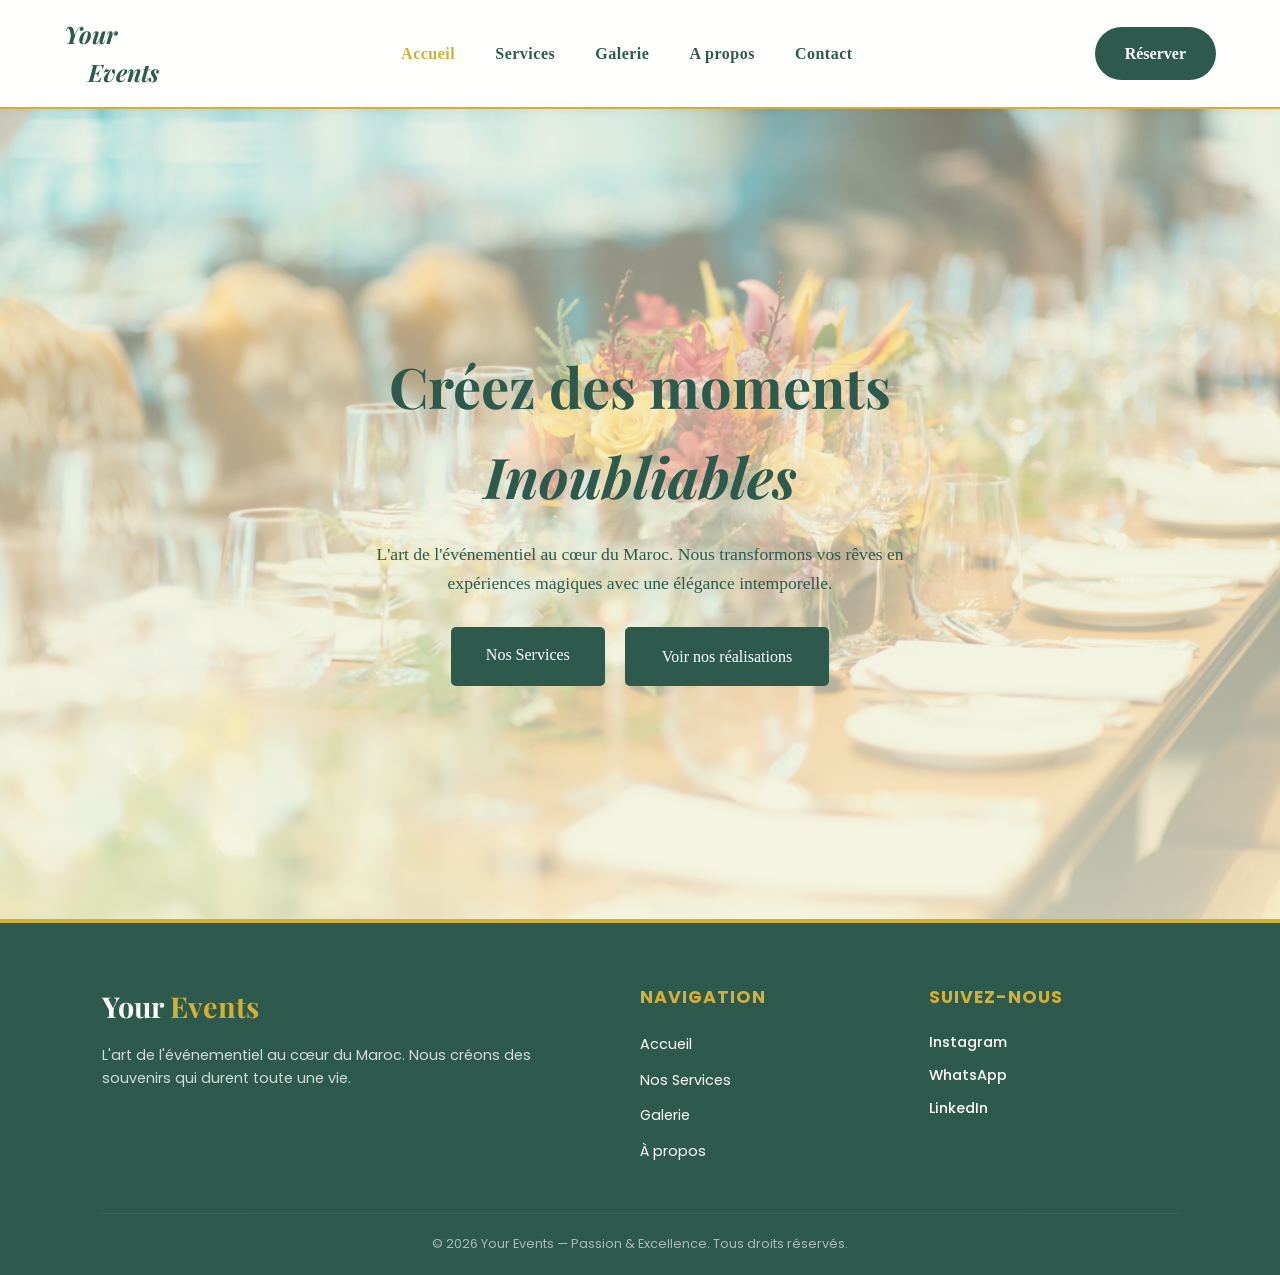
<file: index.html>
<!DOCTYPE html>
<html lang="fr">
<head>
    <meta charset="UTF-8">
    <meta name="viewport" content="width=device-width, initial-scale=1.0">
    <title>Your Events | Excellence Événementielle</title>
    <link rel="stylesheet" href="/MERIEM/index.css">
    <link href="https://fonts.googleapis.com/css2?family=Playfair+Display:wght@700&family=Poppins:wght@300;400;600&display=swap" rel="stylesheet">
</head>
<body>
    <header>
        <div class="logo">
            <span class="logo-text">Your <br>&nbsp;&nbsp;&nbsp;&nbsp;Events</span>
        </div>
        <nav>
            <ul>
                <li><a href="/MERIEM/index.html" class="active"><b>Accueil</b></a></li>
                <li><a href="/AYA/Aya.html"><b>Services</b></a></li>
                <li><a href="/NAJAT/galerie.html"><b>Galerie</b></a></li>
                <li><a href="/AYA/apropos.html" ><b>A propos</b></a></li>
                <li><a href="/MERIEM/contact.html"><b>Contact</b></a></li>

            </ul>
        </nav>
    <a href="/NAJAT/reservation.html" class="btn-reserve">Réserver</a>
    </header>

    <section class="hero">
        <div class="hero-content">
            <h1>Créez des moments <br><span>Inoubliables</span></h1>
            <p>L'art de l'événementiel au cœur du Maroc. Nous transformons vos rêves en expériences magiques avec une élégance intemporelle.</p>
            <div class="hero-btns">
                <a href="/AYA/Aya.html" class="btn-primary">Nos Services</a>
                <a href="/NAJAT/galerie.html" class="btn-secondary">Voir nos réalisations</a>
            </div>
        </div>
    </section>
<footer>
    <div class="footer-container">
        <div class="footer-column brand">
            <h3 class="footer-logo">Your <span>Events</span></h3>
            <p>L'art de l'événementiel au cœur du Maroc. Nous créons des souvenirs qui durent toute une vie.</p>
        </div>

        <div class="footer-column links">
            <h4>Navigation</h4>
            <ul>
                <li><a href="/MERIEM/index.html">Accueil</a></li>
                <li><a href="/AYA/Aya.html">Nos Services</a></li>
                <li><a href="/NAJAT/galerie.html">Galerie</a></li>
                <li><a href="/AYA/apropos.html">À propos</a></li>
            </ul>
        </div>

        <div class="footer-column social">
            <h4>Suivez-nous</h4>
            <div class="social-icons">
                <a href="#">Instagram</a>
                <a href="#">WhatsApp</a>
                <a href="#">LinkedIn</a>
            </div>
        </div>
    </div>

    <div class="footer-bottom">
        <p>&copy; 2026 Your Events — Passion & Excellence. Tous droits réservés.</p>
    </div>
</footer>
<script>
const scrollBtn = document.createElement('button');
scrollBtn.innerHTML = '↑';
scrollBtn.style.cssText = `
  position: fixed; bottom: 30px; right: 30px;
  width: 50px; height: 50px; border-radius: 50%;
  background: #2D5A4C; color: #D4AF37;
  border: 2px solid #D4AF37; font-size: 1.3rem;
  cursor: pointer; opacity: 0;
  transition: opacity 0.3s; z-index: 9999;
`;
document.body.appendChild(scrollBtn);

window.addEventListener('scroll', () => {
  scrollBtn.style.opacity = window.scrollY > 400 ? '1' : '0';
});

scrollBtn.addEventListener('click', () => {
  window.scrollTo({ top: 0, behavior: 'smooth' });
});
</script>
</body>
</html>
</file>
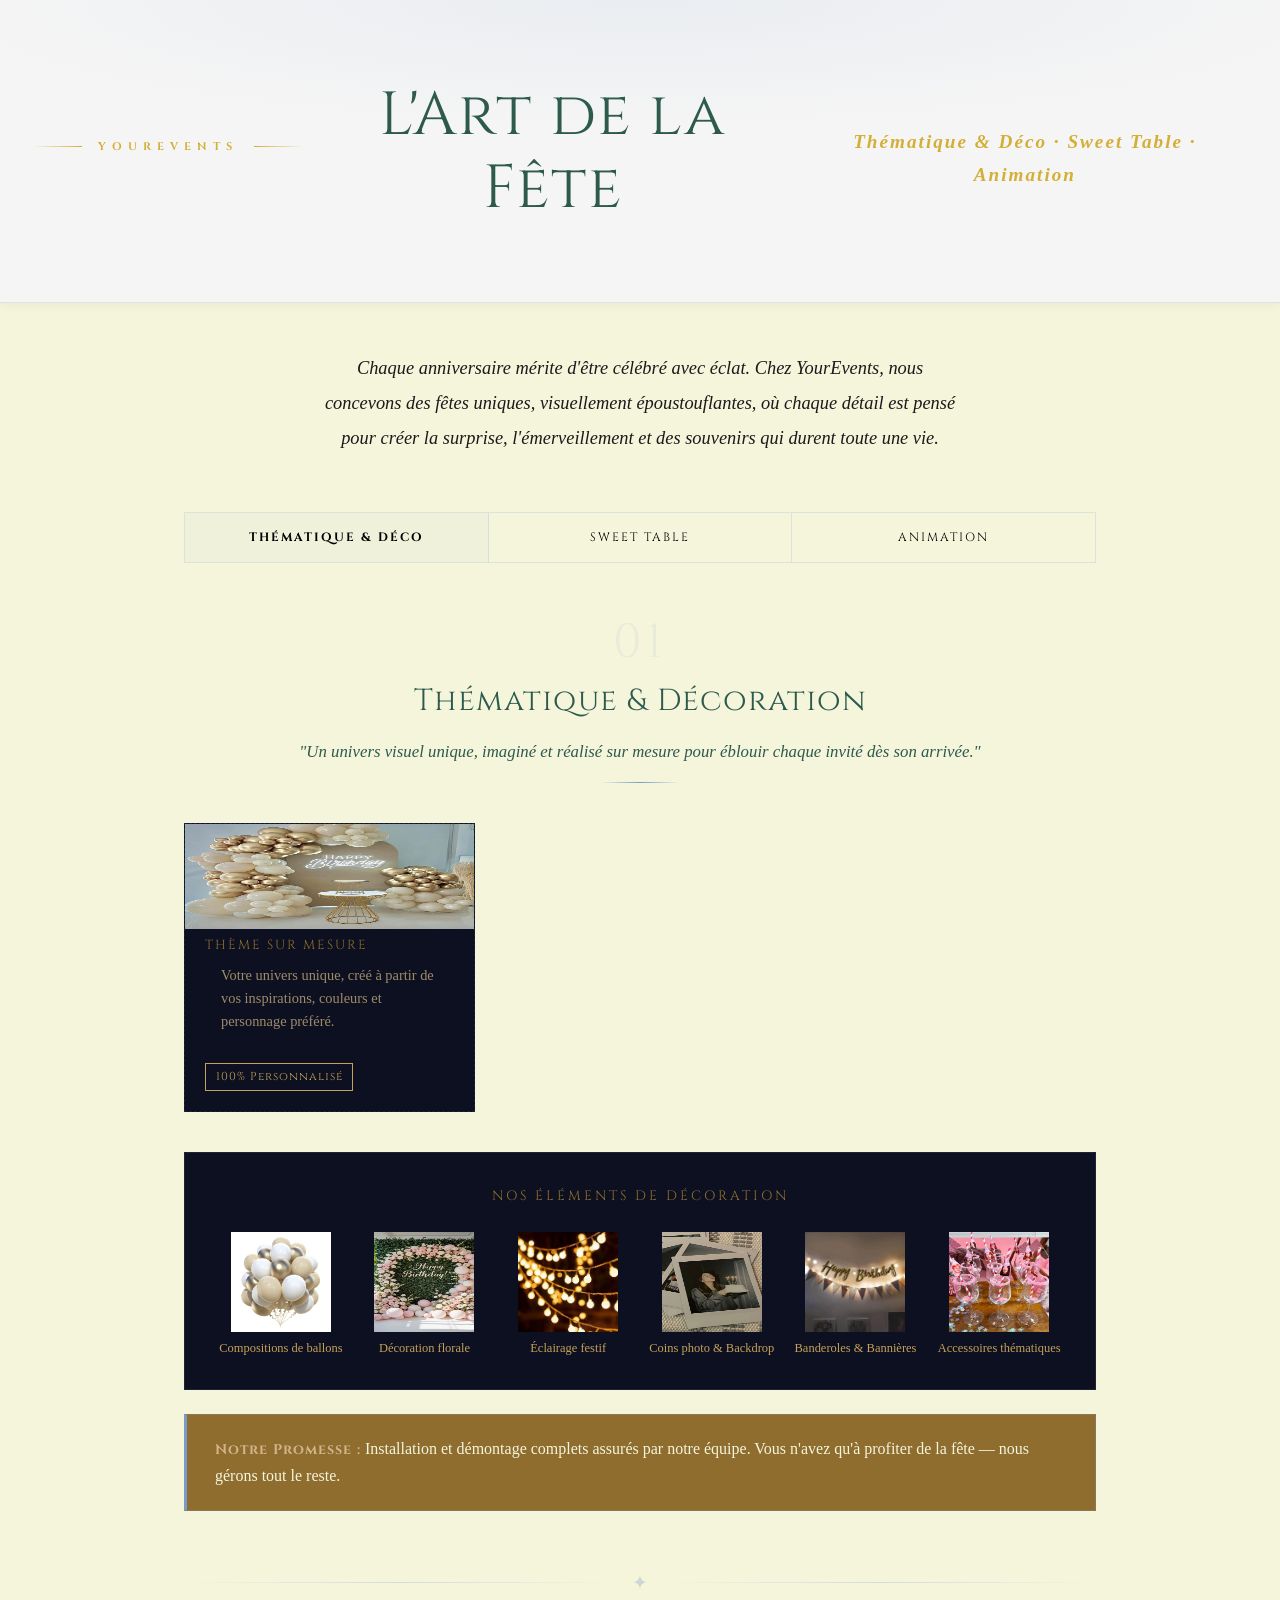
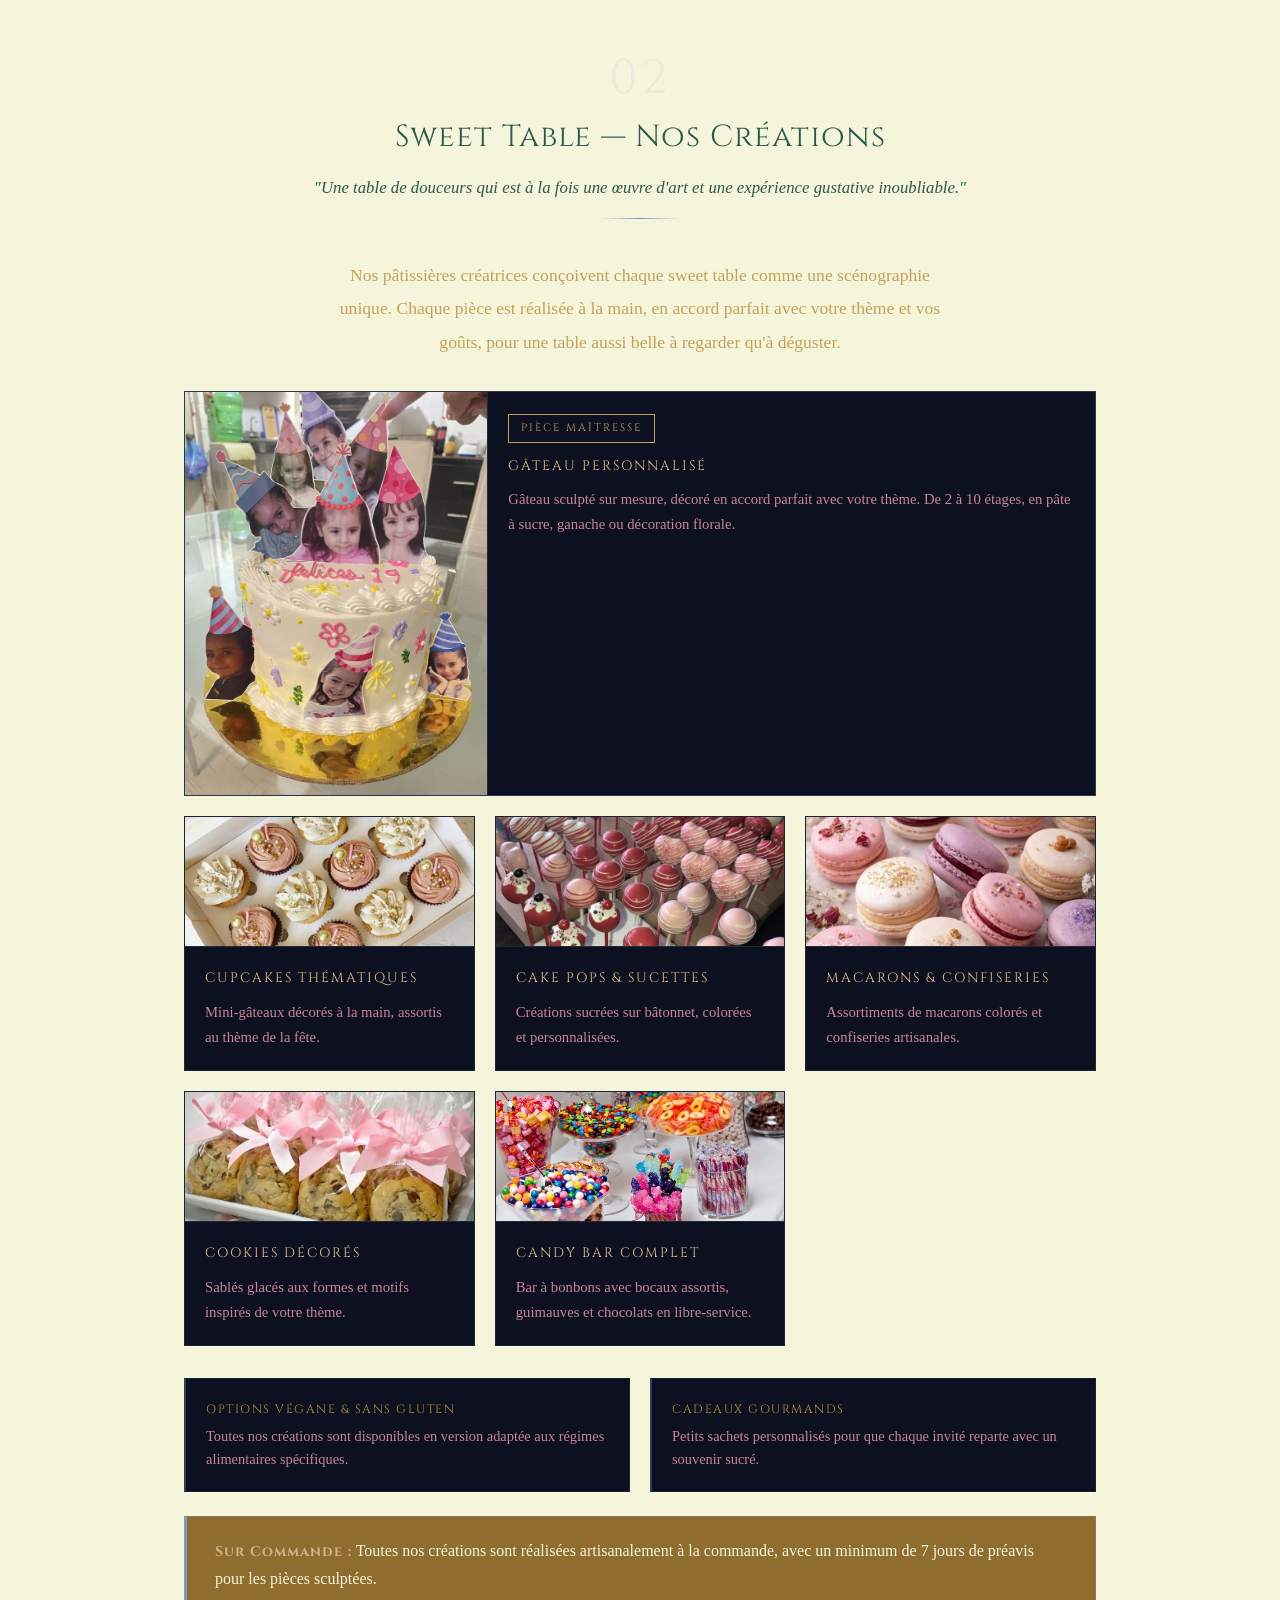
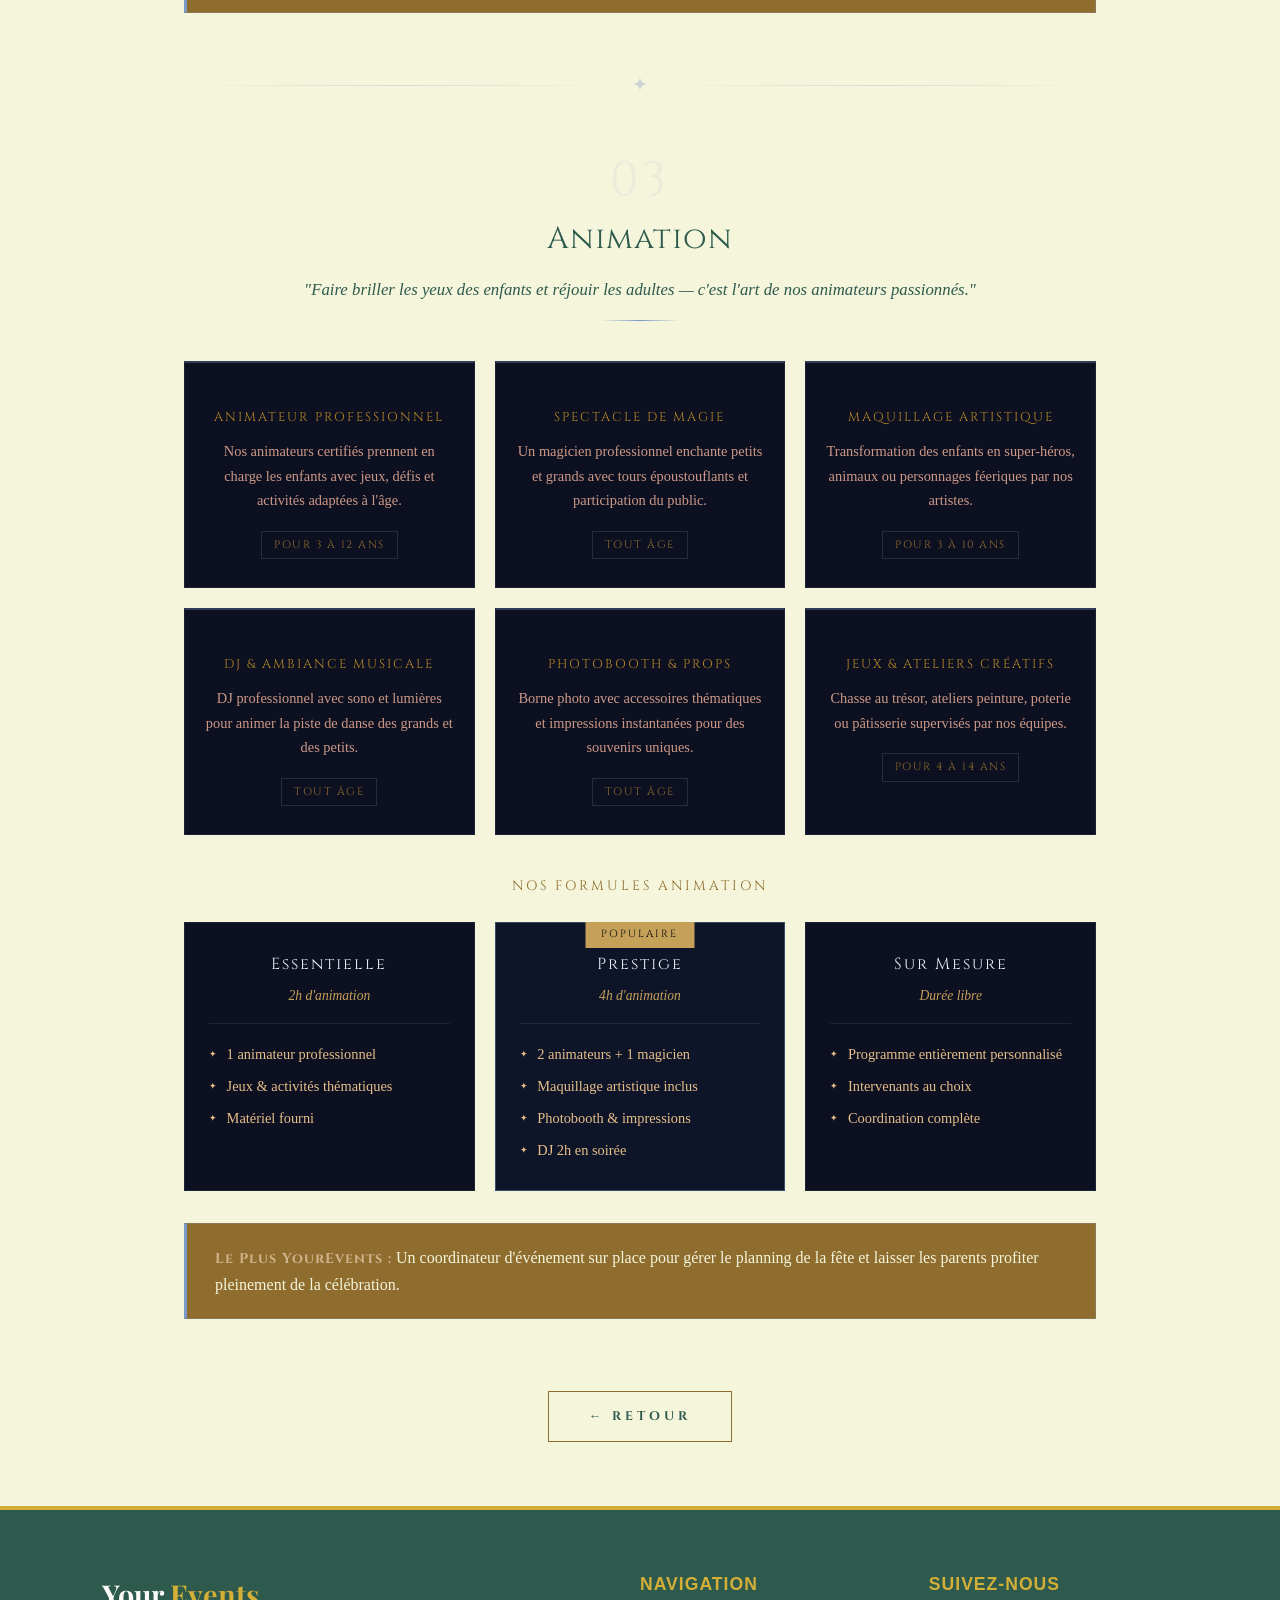
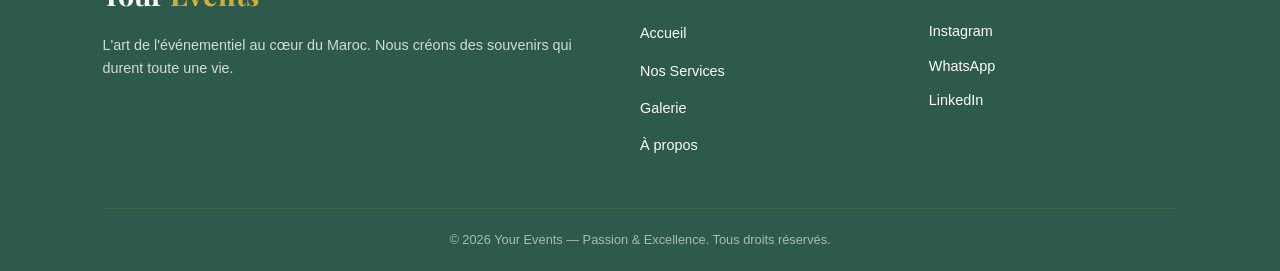
<file: AYA/anniv.html>
<!DOCTYPE html>
<html lang="fr">
<head>
    <meta charset="UTF-8">
    <meta name="viewport" content="width=device-width, initial-scale=1.0">
    <title>Anniversaire d'Exception | YourEvents</title>
   
    <link rel="stylesheet" href="Aya.css">
</head>
<script src="Aya.js"></script>
<body>

    <header class="ye-hero">
        <div class="ye-hero-ornament">YourEvents</div>
        <h1>L'Art de la Fête</h1>
        <p>Thématique & Déco · Sweet Table · Animation</p>
        
       
    </header>

    <main class="ye-main">

        <!-- ══ INTRO ══ -->
        <div class="ye-intro">
            <p>Chaque anniversaire mérite d'être célébré avec éclat. Chez YourEvents, nous concevons des fêtes uniques, visuellement époustouflantes, où chaque détail est pensé pour créer la surprise, l'émerveillement et des souvenirs qui durent toute une vie.</p>
        </div>

        <!-- ══ NAVIGATION TABS ══ -->
        <nav class="ye-tabs">
            <a href="#thematique" class="ye-tab active">
                
                <span>Thématique & Déco</span>
            </a>
            <a href="#sweettable" class="ye-tab">
               
                <span>Sweet Table</span>
            </a>
            <a href="#animation" class="ye-tab">
                
                <span>Animation</span>
            </a>
        </nav>

        <!-- ══ SECTION 1 : THÉMATIQUE & DÉCO ══ -->
        <section class="ye-section" id="thematique">
            <div class="ye-section-head">
                <div class="ye-section-number">01</div>
                <h2 id="theme">Thématique & Décoration</h2>
                <cite>"Un univers visuel unique, imaginé et réalisé sur mesure pour éblouir chaque invité dès son arrivée."</cite>
                <div class="ye-gold-rule"></div>
            </div>

           

            <div class="ye-themes-grid">
                
                <div class="ye-theme-card ye-theme-custom">
                    <div class="ye-theme-top" >
                        <img src="Anniv.jpg" width="290px" height="120px">
                    </div>
                    <div class="ye-theme-body">
                        <h5>Thème Sur Mesure</h5>
                        <p>Votre univers unique, créé à partir de vos inspirations, couleurs et personnage préféré.</p>
                        <div class="ye-theme-tags">
                            <span>100% Personnalisé</span>
                        </div>
                    </div>
                </div>
            </div>

                <div class="ye-deco-elements">
                <h4>Nos Éléments de Décoration</h4>
                <div class="ye-deco-grid">
                    <div class="ye-deco-el">
                        <img src="ballon.jpg" width="100px">
                        <p>Compositions de ballons</p>
                    </div>
                    <div class="ye-deco-el">
                       <img src="floral.jpg" width="100px" height="100px">
                        <p>Décoration florale</p>
                    </div>
                    <div class="ye-deco-el">
                        <img src="bulb.jpg" width="100px">
                        <p>Éclairage festif</p>
                    </div>
                    <div class="ye-deco-el">
                       <img src="photo.jpg" width="100px" height="100px">
                        <p>Coins photo & Backdrop</p>
                    </div>
                    <div class="ye-deco-el">
                       <img src="banderoles.jpg" width="100px" height="100px">
                        <p>Banderoles & Bannières</p>
                    </div>
                    <div class="ye-deco-el">
                       <img src="accessoires.jpg" width="100px" height="100px">
                        <p>Accessoires thématiques</p>
                    </div>
                </div>
            </div>

            <div class="ye-banner">

                <p><strong>Notre Promesse :</strong> Installation et démontage complets assurés par notre équipe. Vous n'avez qu'à profiter de la fête — nous gérons tout le reste.</p>
            </div>
        </section>

        <div class="ye-sep"><span>✦</span></div>

        <!-- ══ SECTION 2 : SWEET TABLE ══ -->
        <section class="ye-section" id="sweettable">
            <div class="ye-section-head">
                <div class="ye-section-number">02</div>
                <h2 id="creation">Sweet Table — Nos Créations</h2>
                <cite>"Une table de douceurs qui est à la fois une œuvre d'art et une expérience gustative inoubliable."</cite>
                <div class="ye-gold-rule"></div>
            </div>

            <div class="ye-sweet-intro">
                <div class="ye-sweet-text">
                    <p>Nos pâtissières créatrices conçoivent chaque sweet table comme une scénographie unique. Chaque pièce est réalisée à la main, en accord parfait avec votre thème et vos goûts, pour une table aussi belle à regarder qu'à déguster.</p>
                </div>
            </div>

            <div class="ye-sweet-grid">
                <div class="ye-sweet-card ye-sweet-featured">
                    <div class="ye-sweet-img">
                        <img src="gateau.jpg" alt="Gâteau personnalisé" >
                    </div>
                    <div class="ye-sweet-body">
                        <div class="ye-sweet-badge">Pièce Maîtresse</div>
                        <h5>Gâteau Personnalisé</h5>
                        <p>Gâteau sculpté sur mesure, décoré en accord parfait avec votre thème. De 2 à 10 étages, en pâte à sucre, ganache ou décoration florale.</p>
                    </div>
                </div>
                <div class="ye-sweet-card">
                    <div class="ye-sweet-img">
                        <img src="cupcakes.jpg" alt="Cupcakes" >
                    </div>
                    <div class="ye-sweet-body">
                        <h5>Cupcakes Thématiques</h5>
                        <p>Mini-gâteaux décorés à la main, assortis au thème de la fête.</p>
                    </div>
                </div>
                <div class="ye-sweet-card">
                    <div class="ye-sweet-img">
                        <img src="sucré.jpg" alt="Cake Pops" >
                    </div>
                    <div class="ye-sweet-body">
                        <h5>Cake Pops & Sucettes</h5>
                        <p>Créations sucrées sur bâtonnet, colorées et personnalisées.</p>
                    </div>
                </div>
                <div class="ye-sweet-card">
                    <div class="ye-sweet-img">
                        <img src="macarons.jpg" alt="Macarons" >
                    </div>
                    <div class="ye-sweet-body">
                        <h5>Macarons & Confiseries</h5>
                        <p>Assortiments de macarons colorés et confiseries artisanales.</p>
                    </div>
                </div>
                <div class="ye-sweet-card">
                    <div class="ye-sweet-img">
                        <img src="cookies.jpg" alt="Cookies décorés">
                    </div>
                    <div class="ye-sweet-body">
                        <h5>Cookies Décorés</h5>
                        <p>Sablés glacés aux formes et motifs inspirés de votre thème.</p>
                    </div>
                </div>
                <div class="ye-sweet-card">
                    <div class="ye-sweet-img">
                        <img src="candy.jpg" alt="Candy Bar" >
                    </div>
                    <div class="ye-sweet-body">
                        <h5>Candy Bar Complet</h5>
                        <p>Bar à bonbons avec bocaux assortis, guimauves et chocolats en libre-service.</p>
                    </div>
                </div>
            </div>

            <div class="ye-sweet-options">
                <div class="ye-option">
                    
                    <div>
                        <h6>Options Végane & Sans Gluten</h6>
                        <p>Toutes nos créations sont disponibles en version adaptée aux régimes alimentaires spécifiques.</p>
                    </div>
                </div>
                <div class="ye-option">
                   
                    <div>
                        <h6>Cadeaux Gourmands</h6>
                        <p>Petits sachets personnalisés pour que chaque invité reparte avec un souvenir sucré.</p>
                    </div>
                </div>
            </div>

            <div class="ye-banner">
                
                <p><strong>Sur Commande :</strong> Toutes nos créations sont réalisées artisanalement à la commande, avec un minimum de 7 jours de préavis pour les pièces sculptées.</p>
            </div>
        </section>

        <div class="ye-sep"><span>✦</span></div>

        <!-- ══ SECTION 3 : ANIMATION ══ -->
        <section class="ye-section" id="animation">
            <div class="ye-section-head">
                <div class="ye-section-number">03</div>
                <h2 id="animation">Animation</h2>
                <cite>"Faire briller les yeux des enfants et réjouir les adultes — c'est l'art de nos animateurs passionnés."</cite>
                <div class="ye-gold-rule"></div>
            </div>

            <div class="ye-anim-grid">
                <div class="ye-anim-card">
                    <div class="ye-anim-icon-wrap">
                        
                    </div>
                    <h5>Animateur Professionnel</h5>
                    <p>Nos animateurs certifiés prennent en charge les enfants avec jeux, défis et activités adaptées à l'âge.</p>
                    <div class="ye-anim-ages">Pour 3 à 12 ans</div>
                </div>
                <div class="ye-anim-card">
                    <div class="ye-anim-icon-wrap">
                       
                    </div>
                    <h5>Spectacle de Magie</h5>
                    <p>Un magicien professionnel enchante petits et grands avec tours époustouflants et participation du public.</p>
                    <div class="ye-anim-ages">Tout âge</div>
                </div>
                <div class="ye-anim-card">
                    <div class="ye-anim-icon-wrap">
                        
                    </div>
                    <h5>Maquillage Artistique</h5>
                    <p>Transformation des enfants en super-héros, animaux ou personnages féeriques par nos artistes.</p>
                    <div class="ye-anim-ages">Pour 3 à 10 ans</div>
                </div>
                <div class="ye-anim-card">
                    <div class="ye-anim-icon-wrap">
                       
                    </div>
                    <h5>DJ & Ambiance Musicale</h5>
                    <p>DJ professionnel avec sono et lumières pour animer la piste de danse des grands et des petits.</p>
                    <div class="ye-anim-ages">Tout âge</div>
                </div>
                <div class="ye-anim-card">
                    <div class="ye-anim-icon-wrap">
                        
                    </div>
                    <h5>Photobooth & Props</h5>
                    <p>Borne photo avec accessoires thématiques et impressions instantanées pour des souvenirs uniques.</p>
                    <div class="ye-anim-ages">Tout âge</div>
                </div>
                <div class="ye-anim-card">
                    <div class="ye-anim-icon-wrap">
                        
                    </div>
                    <h5>Jeux & Ateliers Créatifs</h5>
                    <p>Chasse au trésor, ateliers peinture, poterie ou pâtisserie supervisés par nos équipes.</p>
                    <div class="ye-anim-ages">Pour 4 à 14 ans</div>
                </div>
            </div>

            <div class="ye-anim-packages">
                <h4>Nos Formules Animation</h4>
                <div class="ye-packages-grid">
                    <div class="ye-package">
                        <div class="ye-package-header">
                            <h5>Essentielle</h5>
                            <p>2h d'animation</p>
                        </div>
                        <ul class="ye-package-list">
                            <li>1 animateur professionnel</li>
                            <li>Jeux & activités thématiques</li>
                            <li>Matériel fourni</li>
                        </ul>
                    </div>
                    <div class="ye-package ye-package-star">
                        <div class="ye-package-badge">Populaire</div>
                        <div class="ye-package-header">
                            <h5>Prestige</h5>
                            <p>4h d'animation</p>
                        </div>
                        <ul class="ye-package-list">
                            <li>2 animateurs + 1 magicien</li>
                            <li>Maquillage artistique inclus</li>
                            <li>Photobooth & impressions</li>
                            <li>DJ 2h en soirée</li>
                        </ul>
                    </div>
                    <div class="ye-package">
                        <div class="ye-package-header">
                            <h5>Sur Mesure</h5>
                            <p>Durée libre</p>
                        </div>
                        <ul class="ye-package-list">
                            <li>Programme entièrement personnalisé</li>
                            <li>Intervenants au choix</li>
                            <li>Coordination complète</li>
                        </ul>
                    </div>
                </div>
            </div>

            <div class="ye-banner">
                
                <p><strong>Le Plus YourEvents :</strong> Un coordinateur d'événement sur place pour gérer le planning de la fête et laisser les parents profiter pleinement de la célébration.</p>
            </div>
        </section>

       

        <div class="ye-actions">
            <a href="Aya.html" class="ye-btn-back"><strong>← Retour</strong></a>
        </div>

    </main>
    <footer>
    <div class="footer-container">
        <div class="footer-column brand">
            <h3 class="footer-logo">Your <span>Events</span></h3>
            <p>L'art de l'événementiel au cœur du Maroc. Nous créons des souvenirs qui durent toute une vie.</p>
        </div>

        <div class="footer-column links">
            <h4>Navigation</h4>
            <ul>
                <li><a href="/MERIEM/index.html">Accueil</a></li>
                <li><a href="/AYA/Aya.html">Nos Services</a></li>
                <li><a href="/NAJAT/galerie.html">Galerie</a></li>
                <li><a href="/AYA/apropos.html">À propos</a></li>
            </ul>
        </div>

        <div class="footer-column social">
            <h4>Suivez-nous</h4>
            <div class="social-icons">
                <a href="#">Instagram</a>
                <a href="#">WhatsApp</a>
                <a href="#">LinkedIn</a>
            </div>
        </div>
    </div>

    <div class="footer-bottom">
        <p>&copy; 2026 Your Events — Passion & Excellence. Tous droits réservés.</p>
    </div>
</footer>

</body>
</html>
<script>
const scrollBtn = document.createElement('button');
scrollBtn.innerHTML = '↑';
scrollBtn.style.cssText = `
  position: fixed; bottom: 30px; right: 30px;
  width: 50px; height: 50px; border-radius: 50%;
  background: #2D5A4C; color: #D4AF37;
  border: 2px solid #D4AF37; font-size: 1.3rem;
  cursor: pointer; opacity: 0;
  transition: opacity 0.3s; z-index: 9999;
`;
document.body.appendChild(scrollBtn);

window.addEventListener('scroll', () => {
  scrollBtn.style.opacity = window.scrollY > 400 ? '1' : '0';
});

scrollBtn.addEventListener('click', () => {
  window.scrollTo({ top: 0, behavior: 'smooth' });
});
</script>
</file>
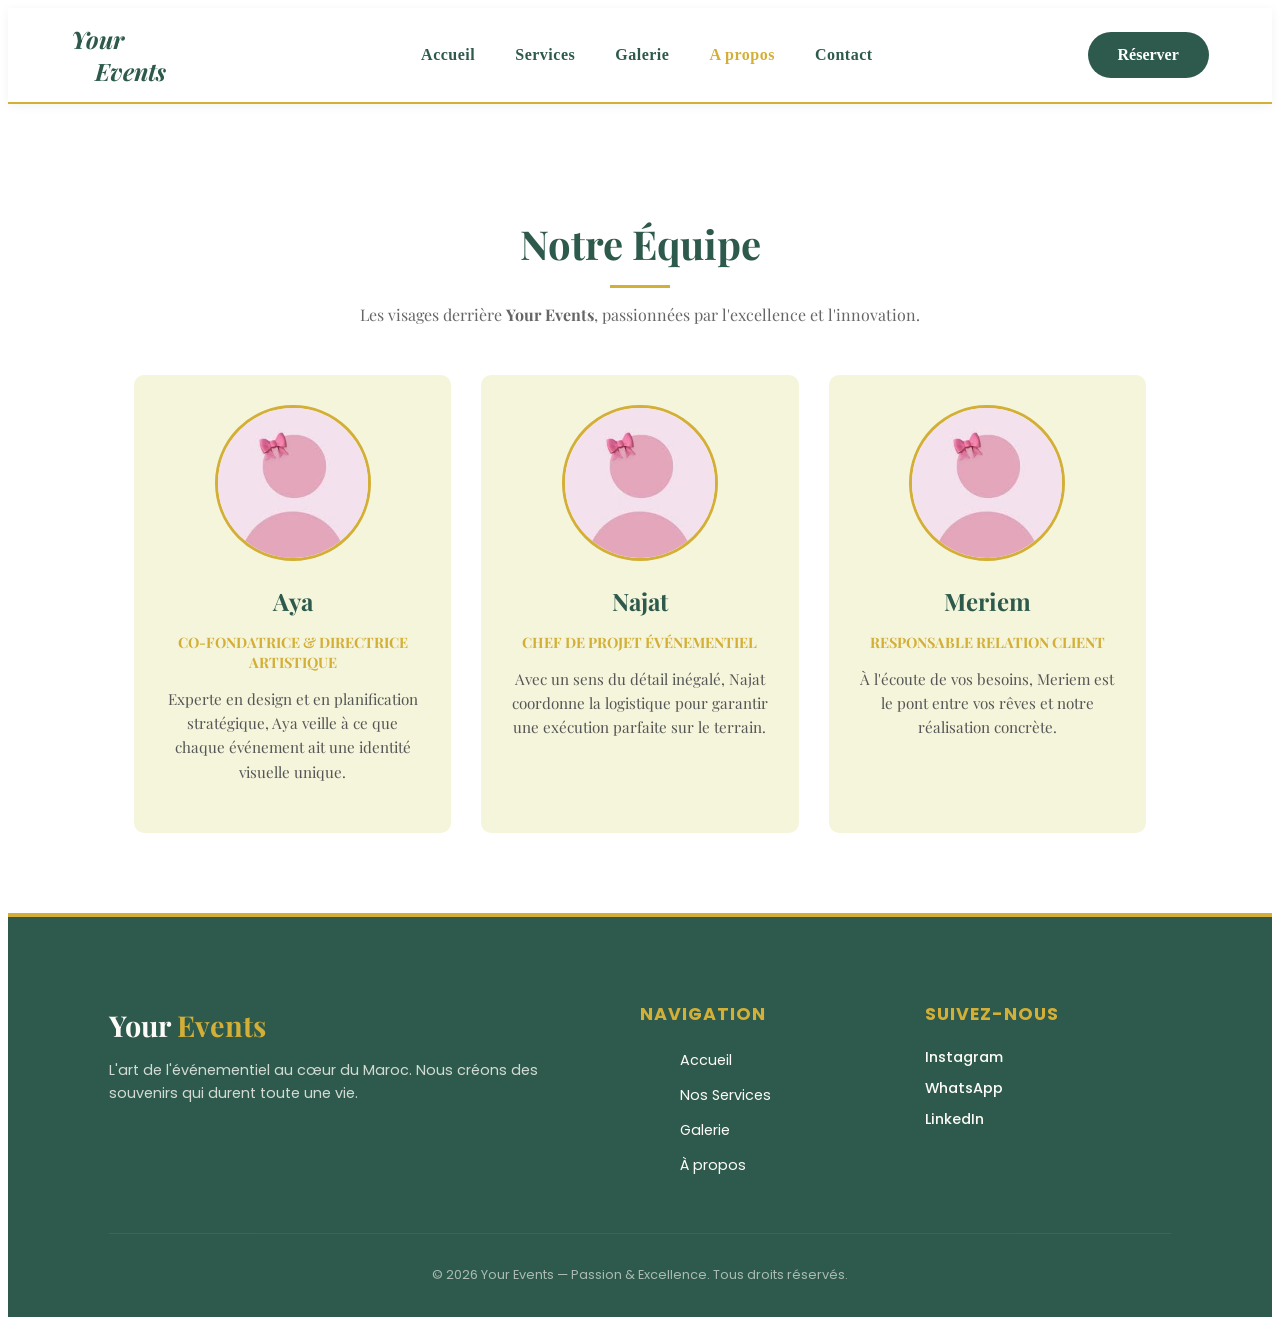
<file: AYA/apropos.html>
<!DOCTYPE html>
<html lang="en">
<head>
    <meta charset="UTF-8">
    <meta name="viewport" content="width=device-width, initial-scale=1.0">
    
    <title>Document</title>
    <link rel="stylesheet" href="apropos.css">
    <link href="https://fonts.googleapis.com/css2?family=Playfair+Display:wght@700&family=Poppins:wght@300;400;600&display=swap" rel="stylesheet">
    
</head>
<body>
    <script src="apropos.js"></script> 
    <header>
        <div class="logo">
            <span class="logo-text">Your <br>&nbsp;&nbsp;&nbsp;&nbsp;Events</span>
        </div>
        <nav>
            <ul>
                <li><a href="/MERIEM/index.html" ><b>Accueil</b></a></li>
                <li><a href="/AYA/Aya.html"><b>Services</b></a></li>
                <li><a href="/NAJAT/galerie.html"><b>Galerie</b></a></li>
                <li><a href="/AYA/apropos.html" class="active" ><b>A propos</b></a></li>
                <li><a href="/MERIEM/contact.html"><b>Contact</b></a></li>

            </ul>
        </nav>
    <a href="/NAJAT/reservation.html" class="btn-reserve">Réserver</a>
    </header>
    <section class="about-team">
    <div class="container">
        <h2 class="section-title">Notre Équipe</h2>
        <p class="section-subtitle">Les visages derrière <strong>Your Events</strong>, passionnées par l'excellence et l'innovation.</p>
        
        <div class="team-grid">
            <div class="team-card">
                <div class="image-wrapper">
                    <img src="profile.jpg" alt="Aya">
                </div>
                <h3>Aya</h3>
                <p class="role">Co-fondatrice & Directrice Artistique</p>
                <p class="bio">Experte en design et en planification stratégique, Aya veille à ce que chaque événement ait une identité visuelle unique.</p>
            </div>

            <div class="team-card">
                <div class="image-wrapper">
                    <img src="profile.jpg" alt="Najat">
                </div>
                <h3>Najat</h3>
                <p class="role">Chef de Projet Événementiel</p>
                <p class="bio">Avec un sens du détail inégalé, Najat coordonne la logistique pour garantir une exécution parfaite sur le terrain.</p>
            </div>

            <div class="team-card">
                <div class="image-wrapper">
                    <img src="profile.jpg" alt="Meriem">
                </div>
                <h3>Meriem</h3>
                <p class="role">Responsable Relation Client</p>
                <p class="bio">À l'écoute de vos besoins, Meriem est le pont entre vos rêves et notre réalisation concrète.</p>
            </div>
        </div>
    </div>
</section>
<footer>
    <div class="footer-container">
        <div class="footer-column brand">
            <h3 class="footer-logo">Your <span>Events</span></h3>
            <p>L'art de l'événementiel au cœur du Maroc. Nous créons des souvenirs qui durent toute une vie.</p>
        </div>

        <div class="footer-column links">
            <h4>Navigation</h4>
            <ul>
                <li><a href="/MERIEM/index.html">Accueil</a></li>
                <li><a href="/AYA/Aya.html">Nos Services</a></li>
                <li><a href="/NAJAT/galerie.html">Galerie</a></li>
                <li><a href="/AYA/apropos.html">À propos</a></li>
            </ul>
        </div>

        <div class="footer-column social">
            <h4>Suivez-nous</h4>
            <div class="social-icons">
                <a href="#">Instagram</a>
                <a href="#">WhatsApp</a>
                <a href="#">LinkedIn</a>
            </div>
        </div>
    </div>

    <div class="footer-bottom">
        <p>&copy; 2026 Your Events — Passion & Excellence. Tous droits réservés.</p>
    </div>
</footer>
<script>
const scrollBtn = document.createElement('button');
scrollBtn.innerHTML = '↑';
scrollBtn.style.cssText = `
  position: fixed; bottom: 30px; right: 30px;
  width: 50px; height: 50px; border-radius: 50%;
  background: #2D5A4C; color: #D4AF37;
  border: 2px solid #D4AF37; font-size: 1.3rem;
  cursor: pointer; opacity: 0;
  transition: opacity 0.3s; z-index: 9999;
`;
document.body.appendChild(scrollBtn);

window.addEventListener('scroll', () => {
  scrollBtn.style.opacity = window.scrollY > 400 ? '1' : '0';
});

scrollBtn.addEventListener('click', () => {
  window.scrollTo({ top: 0, behavior: 'smooth' });
});
</script>

   
</body>
</html>
</file>
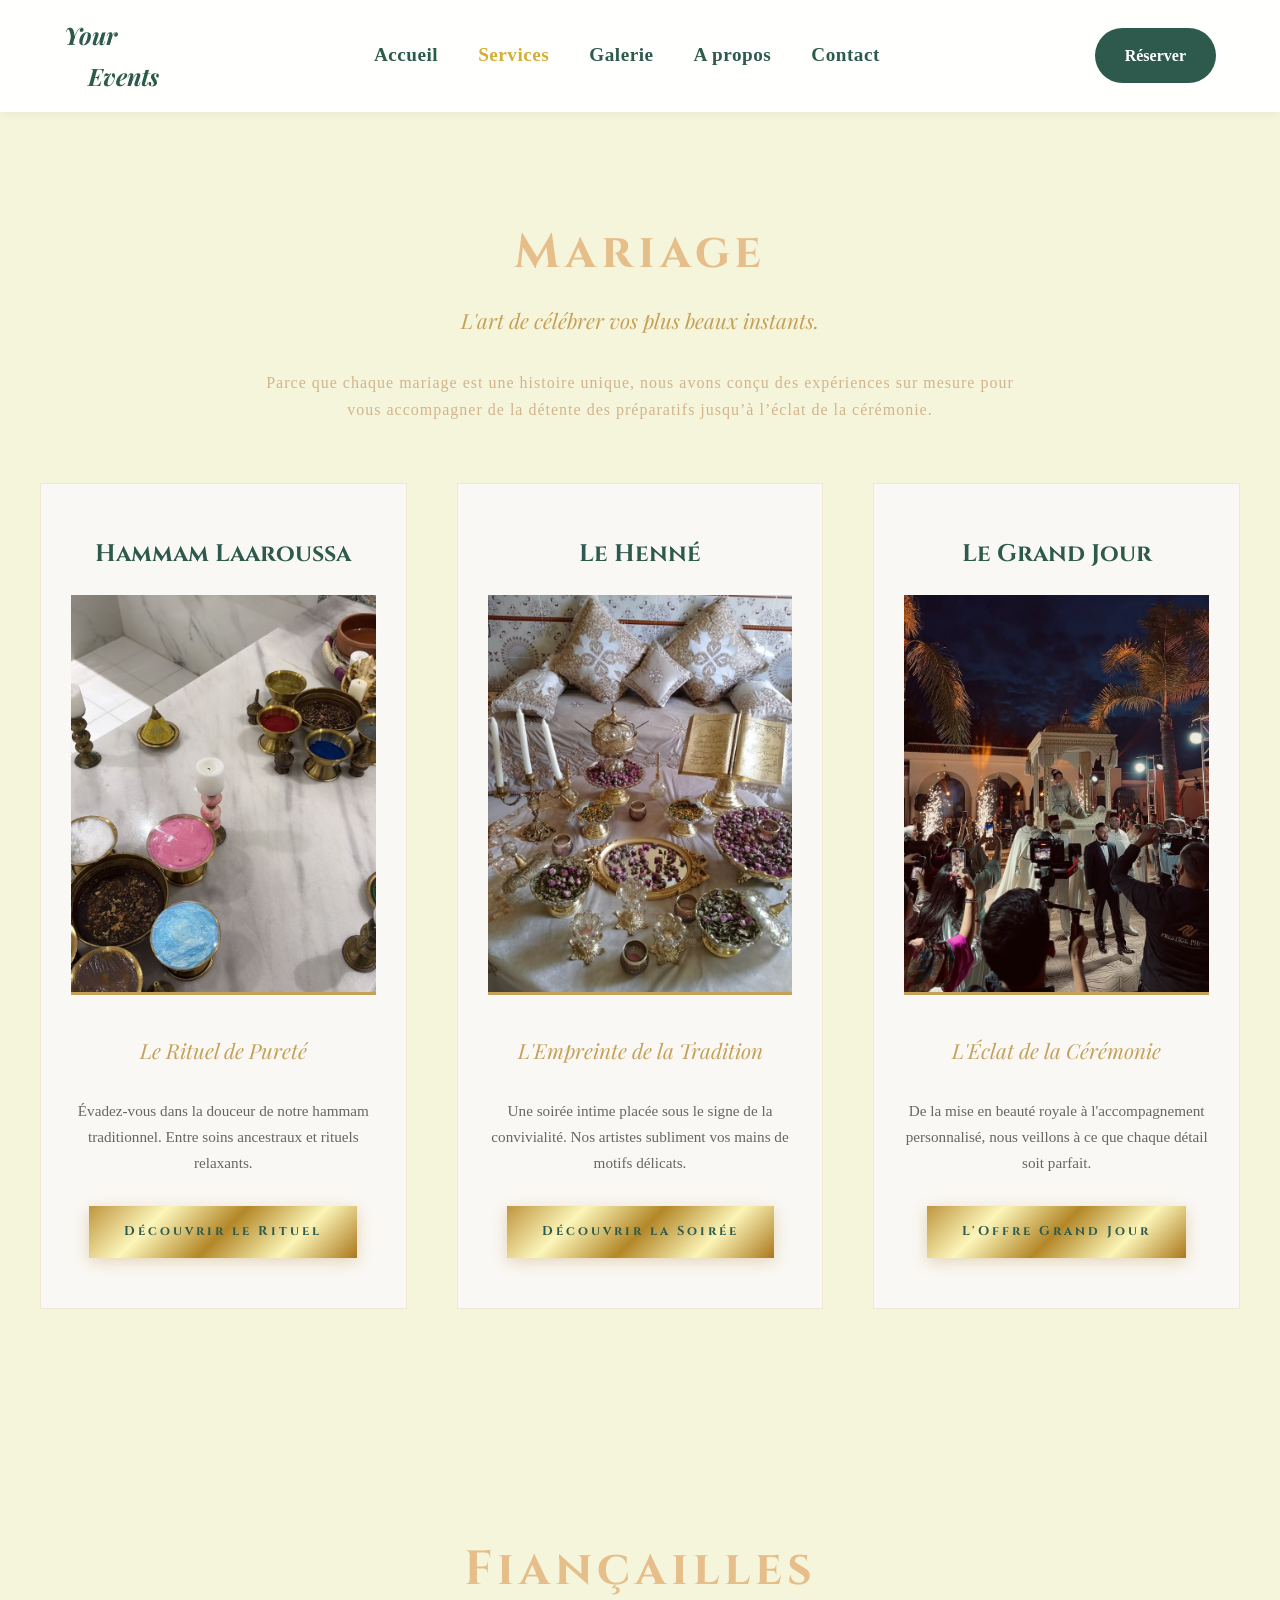
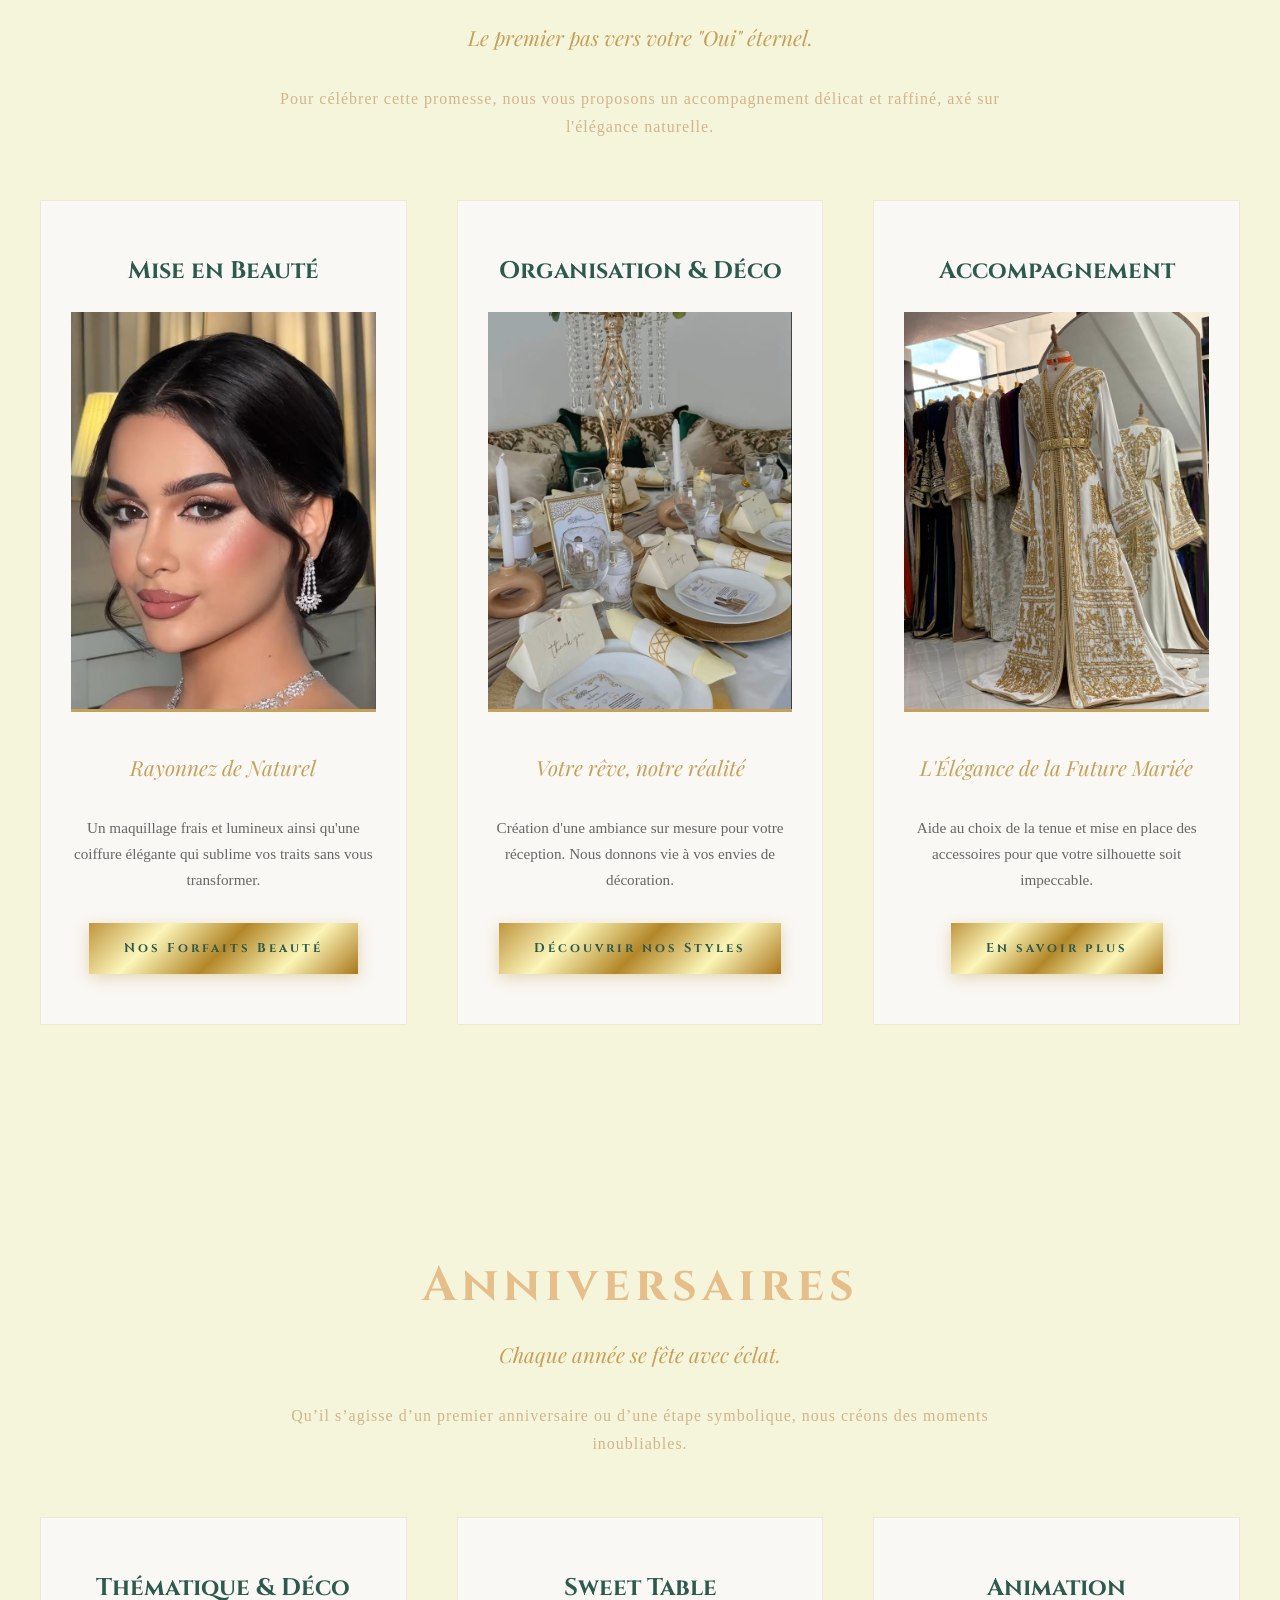
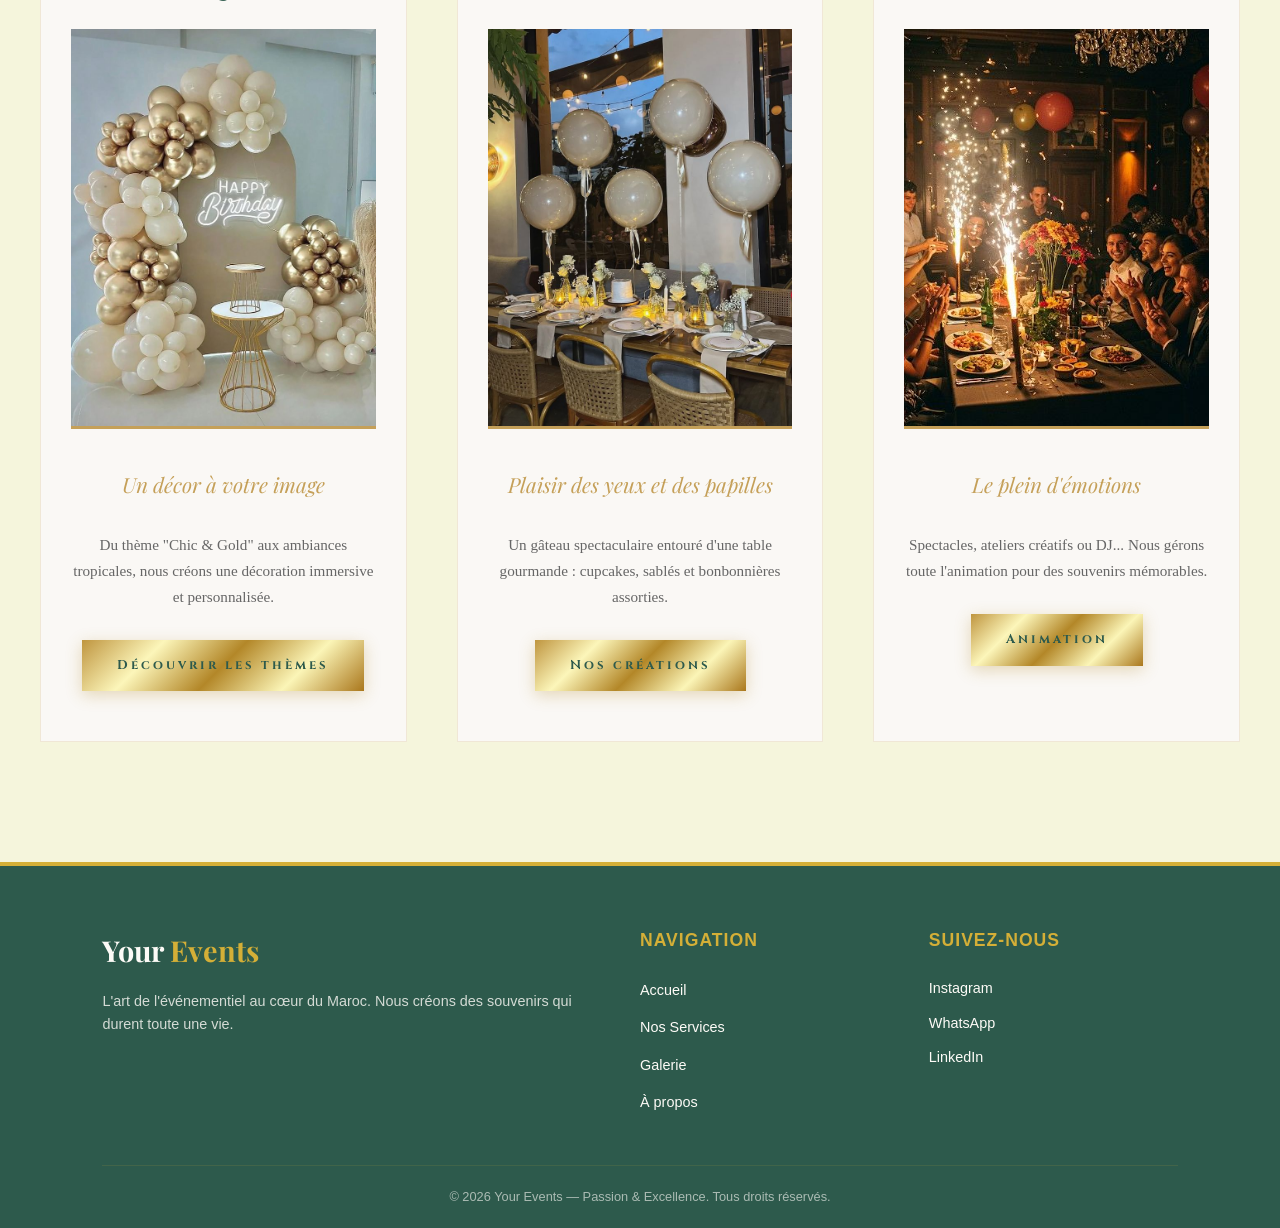
<file: AYA/Aya.html>
<!DOCTYPE html>
<html lang="fr">
<head>
    <meta charset="UTF-8">
    <meta name="viewport" content="width=device-width, initial-scale=1.0">
    
    <title>Nos Services Aya</title>
    <link rel="stylesheet" href="/AYA/Aya.css">
    
</head>


<body>

    <script src="Aya.js"></script>

   <header>
        <div class="logo">
            <span class="logo-text">Your <br>&nbsp;&nbsp;&nbsp;&nbsp;Events</span>
        </div>
        <nav>
            <ul>
                <li><a href="/MERIEM/index.html" ><b style="font-size: larger;">Accueil</b></a></li>
                <li><a href="/AYA/Aya.html" class="active"><b style="font-size: larger;">Services</b></a></li>
                <li><a href="/NAJAT/galerie.html"><b style="font-size: larger;">Galerie</b></a></li>
                <li><a href="/AYA/apropos.html" ><b style="font-size: larger;">A propos</b></a></li>
                <li><a href="/MERIEM/contact.html" ><b style="font-size: larger;">Contact</b></a></li>

            </ul>
        </nav>
        <a href="/NAJAT/reservation.html" class="btn-reserve">Réserver</a>
    </header>



<section class="page-hero">
    
</section>

    <section class="container">
        <div class="category-header">
            <h2>Mariage</h2>
            <blockquote>L'art de célébrer vos plus beaux instants.</blockquote>
            <p class="intro">Parce que chaque mariage est une histoire unique, nous avons conçu des expériences sur mesure pour vous accompagner de la détente des préparatifs jusqu’à l’éclat de la cérémonie.</p>
        </div>

        <div class="services-grid">
            <div class="card">
                <h3>Hammam Laaroussa</h3>
                <img src="/AYA/Hammam.jpg" alt="Rituel Hammam Laaroussa">
                <blockquote>Le Rituel de Pureté</blockquote>
                <p>Évadez-vous dans la douceur de notre hammam traditionnel. Entre soins ancestraux et rituels relaxants.</p>
                <a href="/AYA/Wedding.html#Hammam">Découvrir le Rituel</a>
            </div>

            <div class="card">
                <h3>Le Henné</h3>
                <img src="/AYA/henne.jpg" alt="Cérémonie du Henné">
                <blockquote>L'Empreinte de la Tradition</blockquote>
                <p>Une soirée intime placée sous le signe de la convivialité. Nos artistes subliment vos mains de motifs délicats.</p>
                <a href="/AYA/Wedding.html#henne">Découvrir la Soirée</a>
            </div>

            <div class="card">
                <h3>Le Grand Jour</h3>
                <img src="/AYA/Moroccan wedding.jpg" alt="Mariage Marocain Grand Jour">
                <blockquote>L'Éclat de la Cérémonie</blockquote>
                <p>De la mise en beauté royale à l'accompagnement personnalisé, nous veillons à ce que chaque détail soit parfait.</p>
                <a href="/AYA/Wedding.html#wed">L'Offre Grand Jour</a>
            </div>
        </div>
    </section>

    <section class="container">
        <div class="category-header">
            <h2>Fiançailles</h2> 
            <blockquote>Le premier pas vers votre "Oui" éternel.</blockquote>
            <p class="intro">Pour célébrer cette promesse, nous vous proposons un accompagnement délicat et raffiné, axé sur l'élégance naturelle.</p>
        </div>

        <div class="services-grid">
            <div class="card">
                <h3>Mise en Beauté</h3>
                <img src="/AYA/makeup.jpg" alt="Maquillage Fiançailles">
                <blockquote>Rayonnez de Naturel</blockquote>
                <p>Un maquillage frais et lumineux ainsi qu'une coiffure élégante qui sublime vos traits sans vous transformer.</p>
                <a href="/AYA/fiançailles.html#beaute">Nos Forfaits Beauté</a>
            </div>

            <div class="card">
                <h3>Organisation & Déco</h3>
                <img src="/AYA/Deco.jpg" alt="Décoration Fiançailles">
                <blockquote>Votre rêve, notre réalité</blockquote>
                <p>Création d'une ambiance sur mesure pour votre réception. Nous donnons vie à vos envies de décoration.</p>
                <a href="/AYA/fiançailles.html#styles">Découvrir nos Styles</a>
            </div>

            <div class="card">
                <h3>Accompagnement</h3>
                <img src="/AYA/Dress.jpg" alt="Habillage Mariée">
                <blockquote>L'Élégance de la Future Mariée</blockquote>
                <p>Aide au choix de la tenue et mise en place des accessoires pour que votre silhouette soit impeccable.</p>
                <a href="/AYA/fiançailles.html#accompa">En savoir plus</a>
            </div>
        </div>
    </section>

    <section class="container">
        <div class="category-header">
            <h2>Anniversaires</h2>
            <blockquote>Chaque année se fête avec éclat.</blockquote>
            <p class="intro">Qu’il s’agisse d’un premier anniversaire ou d’une étape symbolique, nous créons des moments inoubliables.</p>
        </div>

        <div class="services-grid">
            <div class="card">
                <h3>Thématique & Déco</h3>
                <img src="/AYA/Anniv.jpg" alt="Décoration Anniversaire">
                <blockquote>Un décor à votre image</blockquote>
                <p>Du thème "Chic & Gold" aux ambiances tropicales, nous créons une décoration immersive et personnalisée.</p>
                <a href="/AYA/anniv.html#theme">Découvrir les thèmes</a>
            </div>

            <div class="card">
                <h3>Sweet Table</h3>
                <img src="/AYA/birth.jpg" alt="Cake Design Anniversaire">
                <blockquote>Plaisir des yeux et des papilles</blockquote>
                <p>Un gâteau spectaculaire entouré d'une table gourmande : cupcakes, sablés et bonbonnières assorties.</p>
                <a href="/AYA/anniv.html#creation">Nos créations</a>
            </div>

            <div class="card">
                <h3>Animation</h3>
                <img src="/AYA/animation.jpg" alt="Animation fête">
                <blockquote>Le plein d'émotions</blockquote>
                <p>Spectacles, ateliers créatifs ou DJ... Nous gérons toute l'animation pour des souvenirs mémorables.</p>
                <a href="/AYA/anniv.html#animation">Animation</a>
            </div>
        </div>
    </section>
    <footer>
    <div class="footer-container">
        <div class="footer-column brand">
            <h3 class="footer-logo">Your <span>Events</span></h3>
            <p>L'art de l'événementiel au cœur du Maroc. Nous créons des souvenirs qui durent toute une vie.</p>
        </div>

        <div class="footer-column links">
            <h4>Navigation</h4>
            <ul>
                <li><a href="/MERIEM/index.html">Accueil</a></li>
                <li><a href="/AYA/Aya.html" >Nos Services</a></li>
                <li><a href="/NAJAT/galerie.html">Galerie</a></li>
                <li><a href="/AYA/apropos.html">À propos</a></li>
            </ul>
        </div>

        <div class="footer-column social">
            <h4>Suivez-nous</h4>
            <div class="social-icons">
                <a href="#">Instagram</a>
                <a href="#">WhatsApp</a>
                <a href="#">LinkedIn</a>
            </div>
        </div>
    </div>

    <div class="footer-bottom">
        <p>&copy; 2026 Your Events — Passion & Excellence. Tous droits réservés.</p>
    </div>
</footer>

<script>
const scrollBtn = document.createElement('button');
scrollBtn.innerHTML = '↑';
scrollBtn.style.cssText = `
  position: fixed; bottom: 30px; right: 30px;
  width: 50px; height: 50px; border-radius: 50%;
  background: #2D5A4C; color: #D4AF37;
  border: 2px solid #D4AF37; font-size: 1.3rem;
  cursor: pointer; opacity: 0;
  transition: opacity 0.3s; z-index: 9999;
`;
document.body.appendChild(scrollBtn);

window.addEventListener('scroll', () => {
  scrollBtn.style.opacity = window.scrollY > 400 ? '1' : '0';
});

scrollBtn.addEventListener('click', () => {
  window.scrollTo({ top: 0, behavior: 'smooth' });
});
</script>
</body>  
</html>
</file>
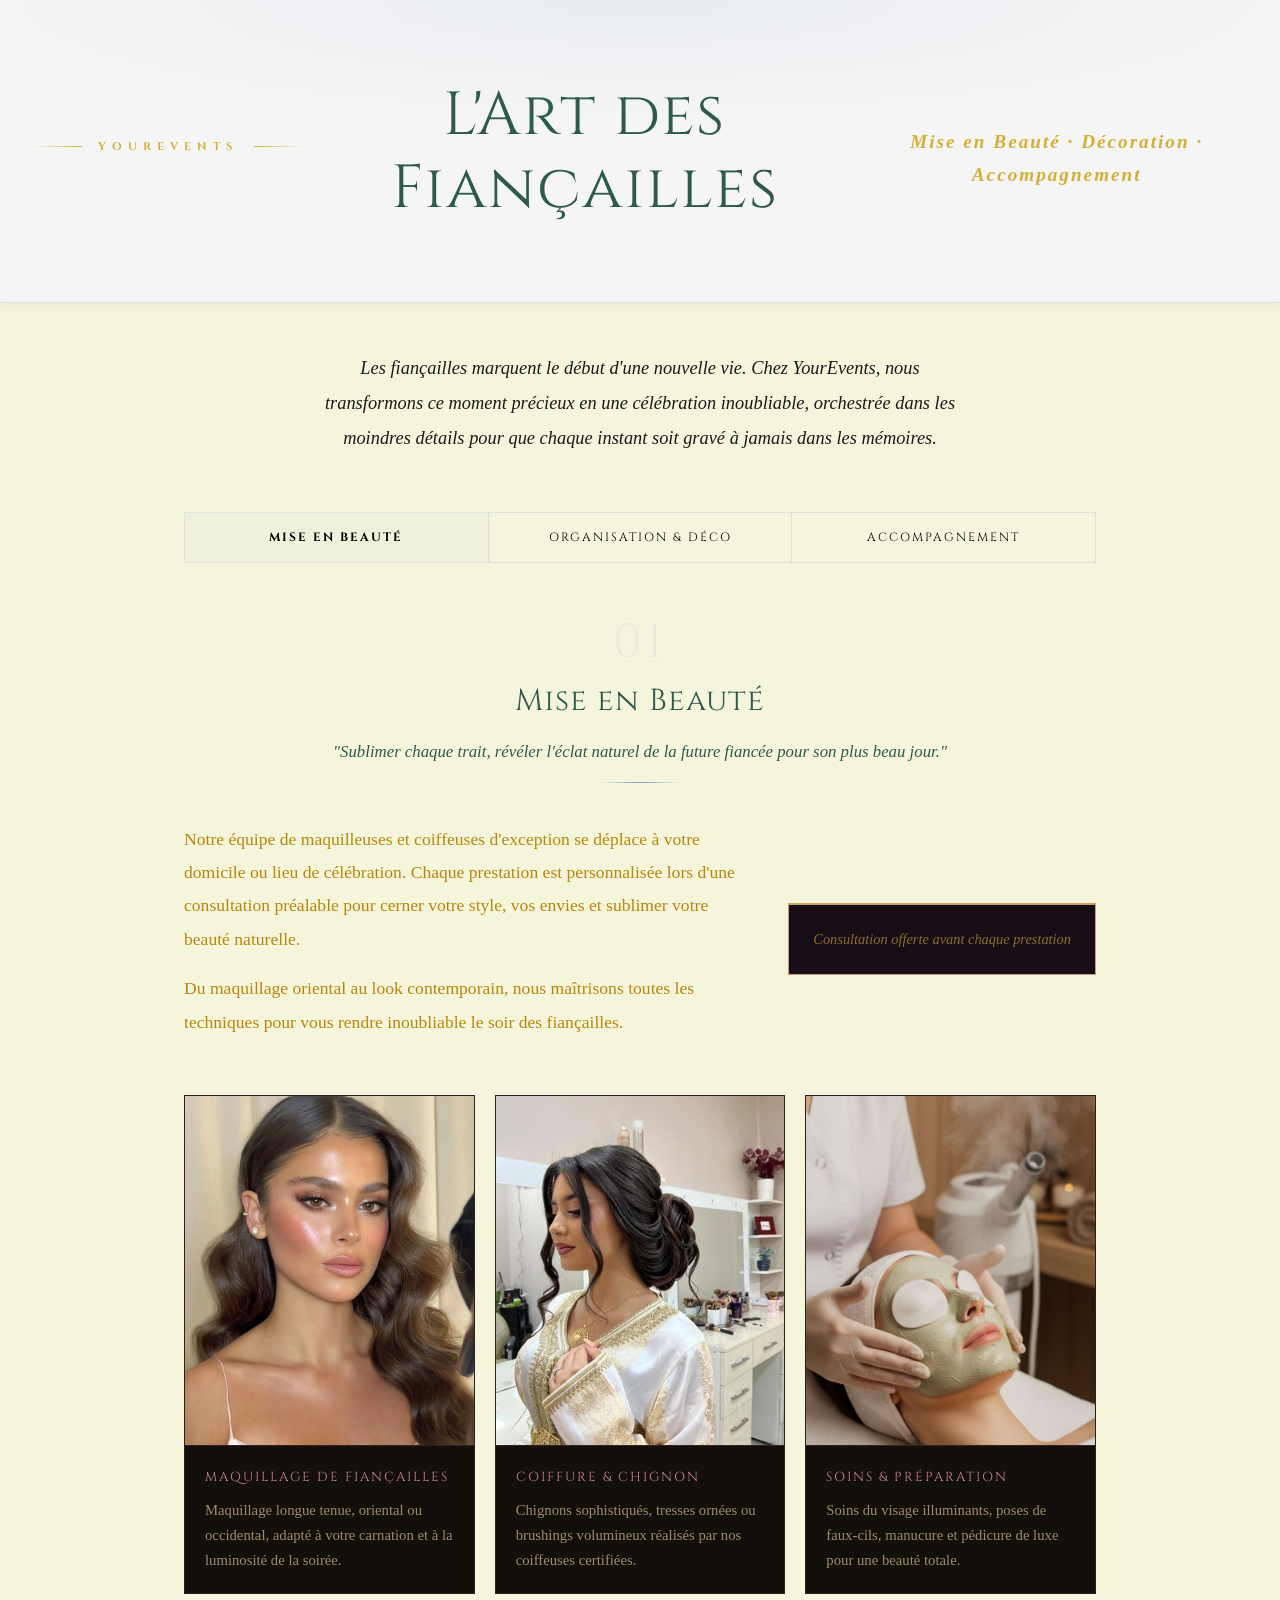
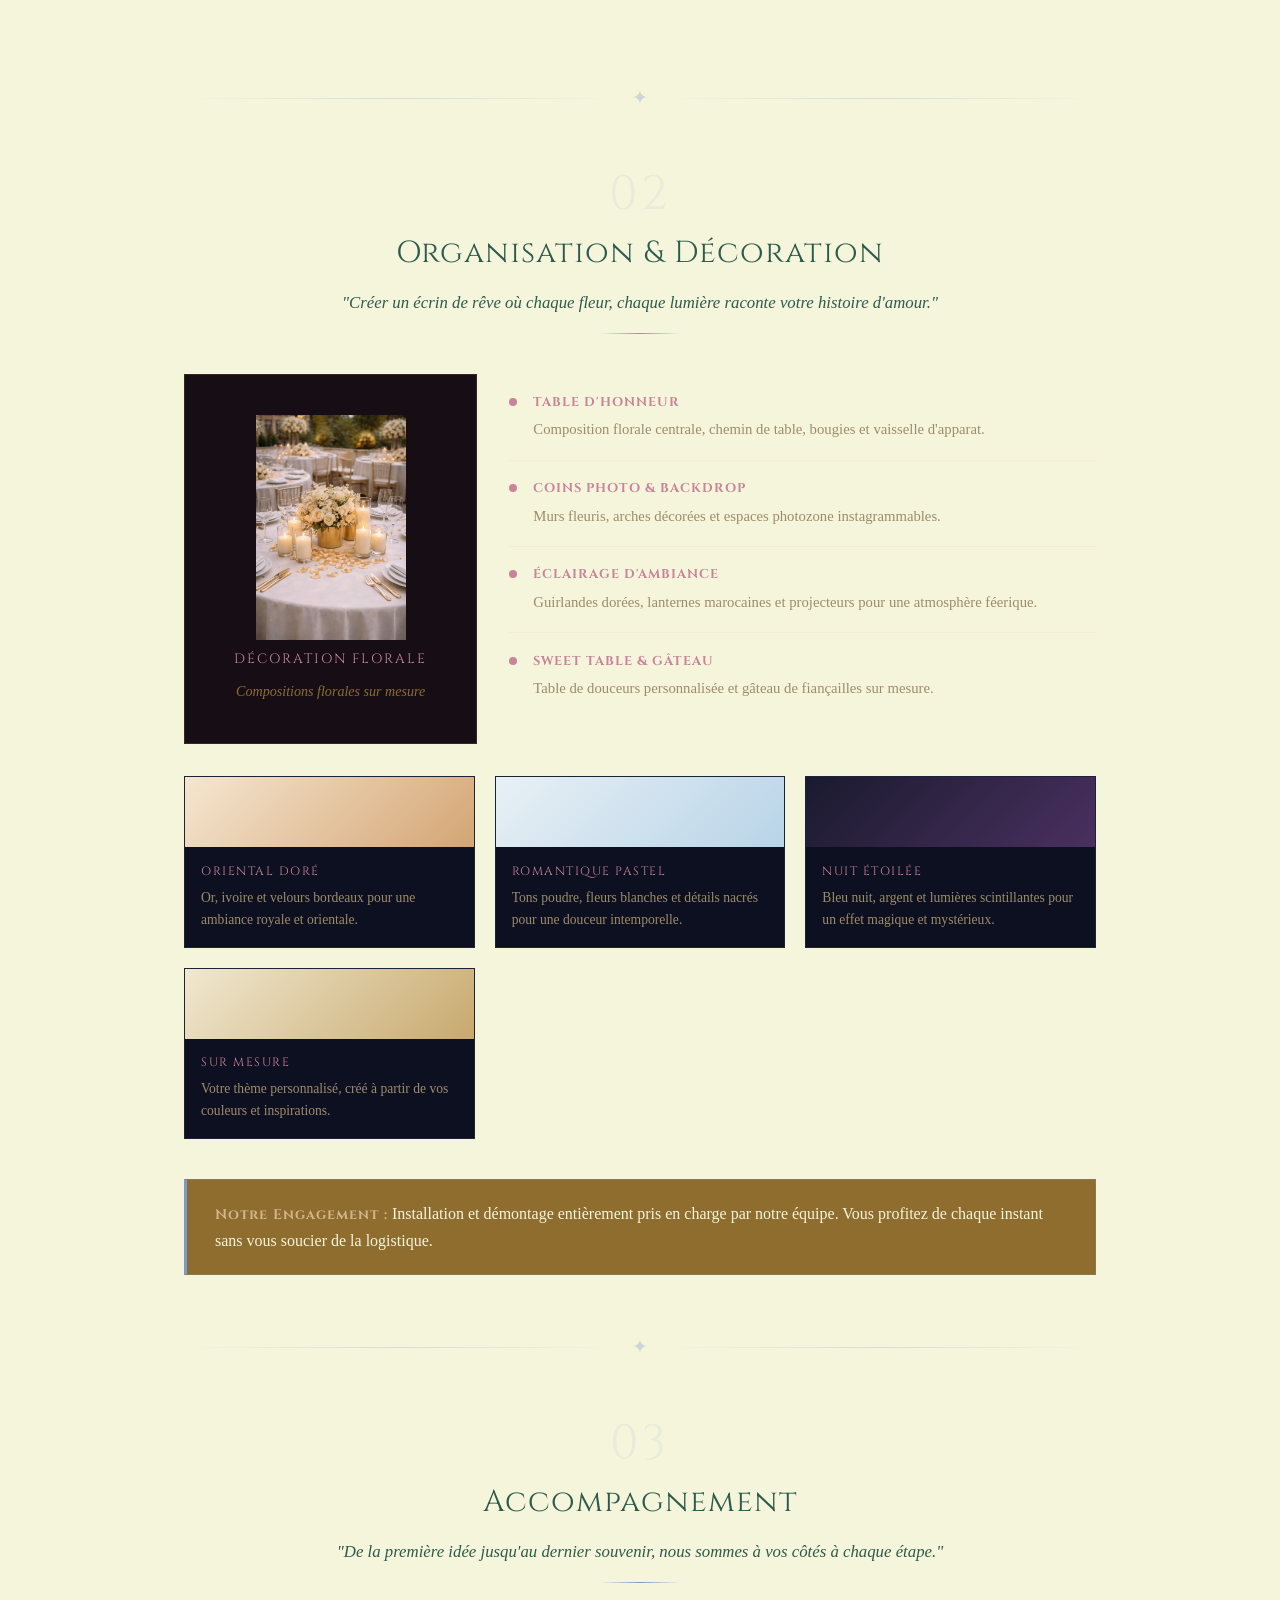
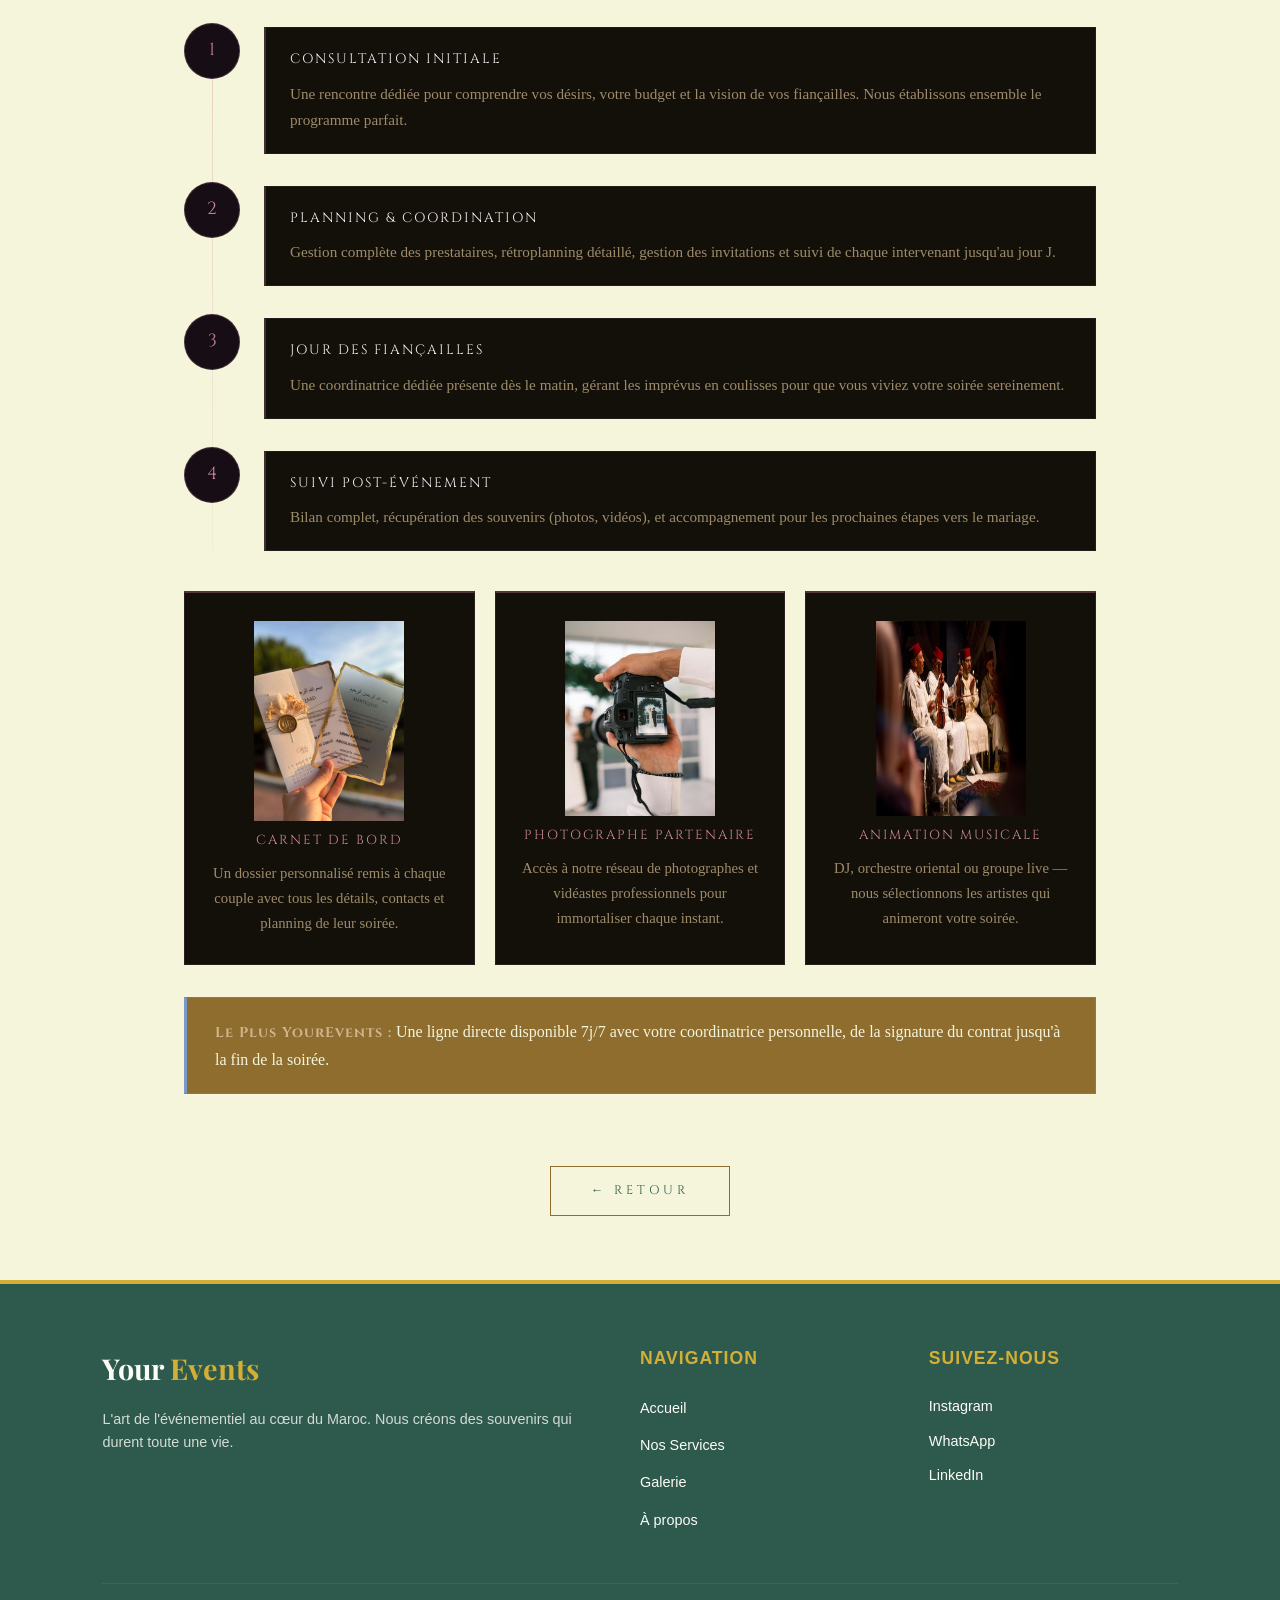
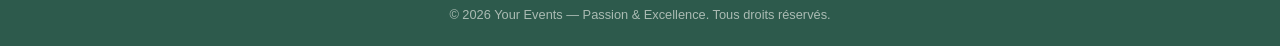
<file: AYA/fiançailles.html>
<!DOCTYPE html>
<html lang="fr">
<head>
    <meta charset="UTF-8">
    <meta name="viewport" content="width=device-width, initial-scale=1.0">
    <title>Fiançailles d'Exception | YourEvents</title>
   
    <link rel="stylesheet" href="/AYA/Aya.css">
</head>
<script src="/AYA/Aya.js"></script>
<body>

    <header class="ye-hero">
        <div class="ye-hero-ornament">YourEvents</div>
        <h1>L'Art des Fiançailles</h1>
        <p>Mise en Beauté · Décoration · Accompagnement</p>
         
       
       
    </header>

    <main class="ye-main">

        <!-- ══ INTRO ══ -->
        <div class="ye-intro">
            <p>Les fiançailles marquent le début d'une nouvelle vie. Chez YourEvents, nous transformons ce moment précieux en une célébration inoubliable, orchestrée dans les moindres détails pour que chaque instant soit gravé à jamais dans les mémoires.</p>
        </div>

        <!-- ══ NAVIGATION TABS ══ -->
        <nav class="ye-tabs">
            <a href="#beaute" class="ye-tab active">
                
                <span>Mise en Beauté</span>
            </a>
            <a href="#deco" class="ye-tab">
               
                <span>Organisation & Déco</span>
            </a>
            <a href="#accompagnement" class="ye-tab">
               
                <span>Accompagnement</span>
            </a>
        </nav>

        <!-- ══ SECTION 1 : MISE EN BEAUTÉ ══ -->
        <section class="ye-section" id="beaute">
            <div class="ye-section-head">
                <div class="ye-section-number">01</div>
                <h2 id="beaute">Mise en Beauté</h2>
                <cite>"Sublimer chaque trait, révéler l'éclat naturel de la future fiancée pour son plus beau jour."</cite>
                <div class="ye-gold-rule"></div>
            </div>

            <div class="ye-beaute-intro">
                <div class="ye-beaute-text">
                    <p>Notre équipe de maquilleuses et coiffeuses d'exception se déplace à votre domicile ou lieu de célébration. Chaque prestation est personnalisée lors d'une consultation préalable pour cerner votre style, vos envies et sublimer votre beauté naturelle.</p>
                    <p>Du maquillage oriental au look contemporain, nous maîtrisons toutes les techniques pour vous rendre inoubliable le soir des fiançailles.</p>
                </div>
                <div class="ye-beaute-badge">

                    <p>Consultation offerte avant chaque prestation</p>
                </div>
            </div>

            <div class="ye-cards-grid">
                <div class="ye-card">
                    <div class="ye-card-img">
                        <img src="/AYA/beauté.jpg" alt="Maquillage" >
                    </div>
                    <div class="ye-card-body">
                        <h5>Maquillage de Fiançailles</h5>
                        <p>Maquillage longue tenue, oriental ou occidental, adapté à votre carnation et à la luminosité de la soirée.</p>
                    </div>
                </div>
                <div class="ye-card">
                    <div class="ye-card-img">
                        <img src="/AYA/coiffure.jpg" alt="Coiffure" >
                    </div>
                    <div class="ye-card-body">
                        <h5>Coiffure & Chignon</h5>
                        <p>Chignons sophistiqués, tresses ornées ou brushings volumineux réalisés par nos coiffeuses certifiées.</p>
                    </div>
                </div>
                <div class="ye-card">
                    <div class="ye-card-img">
                        <img src="/AYA/soin.jpg" alt="Soin du visage" onerror="this.style.display='none'; this.parentNode.innerHTML='🌿';">
                    </div>
                    <div class="ye-card-body">
                        <h5>Soins & Préparation</h5>
                        <p>Soins du visage illuminants, poses de faux-cils, manucure et pédicure de luxe pour une beauté totale.</p>
                    </div>
                </div>
            </div>

            
                
               
                </div>
            </div>
        </section>

        <div class="ye-sep"><span>✦</span></div>

        <!-- ══ SECTION 2 : ORGANISATION & DÉCO ══ -->
        <section class="ye-section" id="deco">
            <div class="ye-section-head">
                <div class="ye-section-number">02</div>
                <h2 id="styles">Organisation & Décoration</h2>
                <cite>"Créer un écrin de rêve où chaque fleur, chaque lumière raconte votre histoire d'amour."</cite>
                <div class="ye-gold-rule"></div>
            </div>

            <div class="ye-deco-showcase">
                <div class="ye-deco-main">
                    <div class="ye-deco-visual">
                        <img src="/AYA/fleurs.jpg" width="150px">
                        <h4>Décoration Florale</h4>
                        <p>Compositions florales sur mesure</p>
                    </div>
                </div>
                <div class="ye-deco-list">
                    <div class="ye-deco-item">
                        <span class="ye-deco-dot"></span>
                        <div>
                            <h6><strong>Table d'honneur</strong></h6>
                            <p>Composition florale centrale, chemin de table, bougies et vaisselle d'apparat.</p>
                        </div>
                    </div>
                    <div class="ye-deco-item">
                        <span class="ye-deco-dot"></span>
                        <div>
                            <h6><strong>Coins photo & Backdrop</strong></h6>
                            <p>Murs fleuris, arches décorées et espaces photozone instagrammables.</p>
                        </div>
                    </div>
                    <div class="ye-deco-item">
                        <span class="ye-deco-dot"></span>
                        <div>
                            <h6><strong>Éclairage d'ambiance</strong></h6>
                            
                            <p>Guirlandes dorées, lanternes marocaines et projecteurs pour une atmosphère féerique.</p>
                        </div>
                    </div>
                    <div class="ye-deco-item">
                        <span class="ye-deco-dot"></span>
                        <div>
                            <h6><strong>Sweet table & Gâteau</strong></h6>
                            <p>Table de douceurs personnalisée et gâteau de fiançailles sur mesure.</p>
                        </div>
                    </div>
                </div>
            </div>

            <div class="ye-themes-grid">
                <div class="ye-theme-card">
                    <div class="ye-theme-color" style="background: linear-gradient(135deg, #f5e6d0, #d4a574);"></div>
                    <h6>Oriental Doré</h6>
                    <p>Or, ivoire et velours bordeaux pour une ambiance royale et orientale.</p>
                </div>
                <div class="ye-theme-card">
                    <div class="ye-theme-color" style="background: linear-gradient(135deg, #e8f0f5, #b8d4e8);"></div>
                    <h6>Romantique Pastel</h6>
                    <p>Tons poudre, fleurs blanches et détails nacrés pour une douceur intemporelle.</p>
                </div>
                <div class="ye-theme-card">
                    <div class="ye-theme-color" style="background: linear-gradient(135deg, #1a1a2e, #4a3060);"></div>
                    <h6>Nuit Étoilée</h6>
                    <p>Bleu nuit, argent et lumières scintillantes pour un effet magique et mystérieux.</p>
                </div>
                <div class="ye-theme-card">
                    <div class="ye-theme-color" style="background: linear-gradient(135deg, #f0e8d0, #c8a96e);"></div>
                    <h6>Sur Mesure</h6>
                    <p>Votre thème personnalisé, créé à partir de vos couleurs et inspirations.</p>
                </div>
            </div>

            <div class="ye-banner">
                
                <p><strong>Notre Engagement :</strong> Installation et démontage entièrement pris en charge par notre équipe. Vous profitez de chaque instant sans vous soucier de la logistique.</p>
            </div>
        </section>

        <div class="ye-sep"><span>✦</span></div>

        <!-- ══ SECTION 3 : ACCOMPAGNEMENT ══ -->
        <section class="ye-section" id="accompagnement">
            <div class="ye-section-head">
                <div class="ye-section-number">03</div>
                <h2 id="accompa">Accompagnement</h2>
                <cite>"De la première idée jusqu'au dernier souvenir, nous sommes à vos côtés à chaque étape."</cite>
                <div class="ye-gold-rule"></div>
            </div>

            <div class="ye-timeline">
                <div class="ye-timeline-item">
                    <div class="ye-timeline-marker">
                        <span>1</span>
                    </div>
                    <div class="ye-timeline-content">
                        <h5>Consultation Initiale</h5>
                        <p>Une rencontre dédiée pour comprendre vos désirs, votre budget et la vision de vos fiançailles. Nous établissons ensemble le programme parfait.</p>
                    </div>
                </div>
                <div class="ye-timeline-item">
                    <div class="ye-timeline-marker">
                        <span>2</span>
                    </div>
                    <div class="ye-timeline-content">
                        <h5>Planning & Coordination</h5>
                        <p>Gestion complète des prestataires, rétroplanning détaillé, gestion des invitations et suivi de chaque intervenant jusqu'au jour J.</p>
                    </div>
                </div>
                <div class="ye-timeline-item">
                    <div class="ye-timeline-marker">
                        <span>3</span>
                    </div>
                    <div class="ye-timeline-content">
                        <h5>Jour des Fiançailles</h5>
                        <p>Une coordinatrice dédiée présente dès le matin, gérant les imprévus en coulisses pour que vous viviez votre soirée sereinement.</p>
                    </div>
                </div>
                <div class="ye-timeline-item">
                    <div class="ye-timeline-marker">
                        <span>4</span>
                    </div>
                    <div class="ye-timeline-content">
                        <h5>Suivi Post-Événement</h5>
                        <p>Bilan complet, récupération des souvenirs (photos, vidéos), et accompagnement pour les prochaines étapes vers le mariage.</p>
                    </div>
                </div>
            </div>

            <div class="ye-accomp-extras">
                <div class="ye-extra-card">
                    <img src="/AYA/carnet.jpg" width="150px">
                    <h5>Carnet de Bord</h5>
                    <p>Un dossier personnalisé remis à chaque couple avec tous les détails, contacts et planning de leur soirée.</p>
                </div>
                <div class="ye-extra-card">
                   <img src="/AYA/photographie.jpg" width="150px" height="195px">
                    <h5>Photographe Partenaire</h5>
                    <p>Accès à notre réseau de photographes et vidéastes professionnels pour immortaliser chaque instant.</p>
                </div>
                <div class="ye-extra-card">
                    <img src="/AYA/music.jpg" width="150px" height="195px">
                    <h5>Animation Musicale</h5>
                    <p>DJ, orchestre oriental ou groupe live — nous sélectionnons les artistes qui animeront votre soirée.</p>
                </div>
            </div>

            <div class="ye-banner">
                
                <p><strong>Le Plus YourEvents :</strong> Une ligne directe disponible 7j/7 avec votre coordinatrice personnelle, de la signature du contrat jusqu'à la fin de la soirée.</p>
            </div>
        </section>

       

        <div class="ye-actions">
            <a href="/AYA/Aya.html" class="ye-btn-back">← Retour</a>
        </div>

    </main>
<footer>
    <div class="footer-container">
        <div class="footer-column brand">
            <h3 class="footer-logo">Your <span>Events</span></h3>
            <p>L'art de l'événementiel au cœur du Maroc. Nous créons des souvenirs qui durent toute une vie.</p>
        </div>

        <div class="footer-column links">
            <h4>Navigation</h4>
            <ul>
                <li><a href="/MERIEM/index.html">Accueil</a></li>
                <li><a href="/AYA/Aya.html">Nos Services</a></li>
                <li><a href="/NAJAT/galerie.html">Galerie</a></li>
                <li><a href="/AYA/apropos.html">À propos</a></li>
            </ul>
        </div>

        <div class="footer-column social">
            <h4>Suivez-nous</h4>
            <div class="social-icons">
                <a href="#">Instagram</a>
                <a href="#">WhatsApp</a>
                <a href="#">LinkedIn</a>
            </div>
        </div>
    </div>

    <div class="footer-bottom">
        <p>&copy; 2026 Your Events — Passion & Excellence. Tous droits réservés.</p>
    </div>
</footer>
</body>
</html>
<script>
const scrollBtn = document.createElement('button');
scrollBtn.innerHTML = '↑';
scrollBtn.style.cssText = `
  position: fixed; bottom: 30px; right: 30px;
  width: 50px; height: 50px; border-radius: 50%;
  background: #2D5A4C; color: #D4AF37;
  border: 2px solid #D4AF37; font-size: 1.3rem;
  cursor: pointer; opacity: 0;
  transition: opacity 0.3s; z-index: 9999;
`;
document.body.appendChild(scrollBtn);

window.addEventListener('scroll', () => {
  scrollBtn.style.opacity = window.scrollY > 400 ? '1' : '0';
});

scrollBtn.addEventListener('click', () => {
  window.scrollTo({ top: 0, behavior: 'smooth' });
});
</script>
</file>
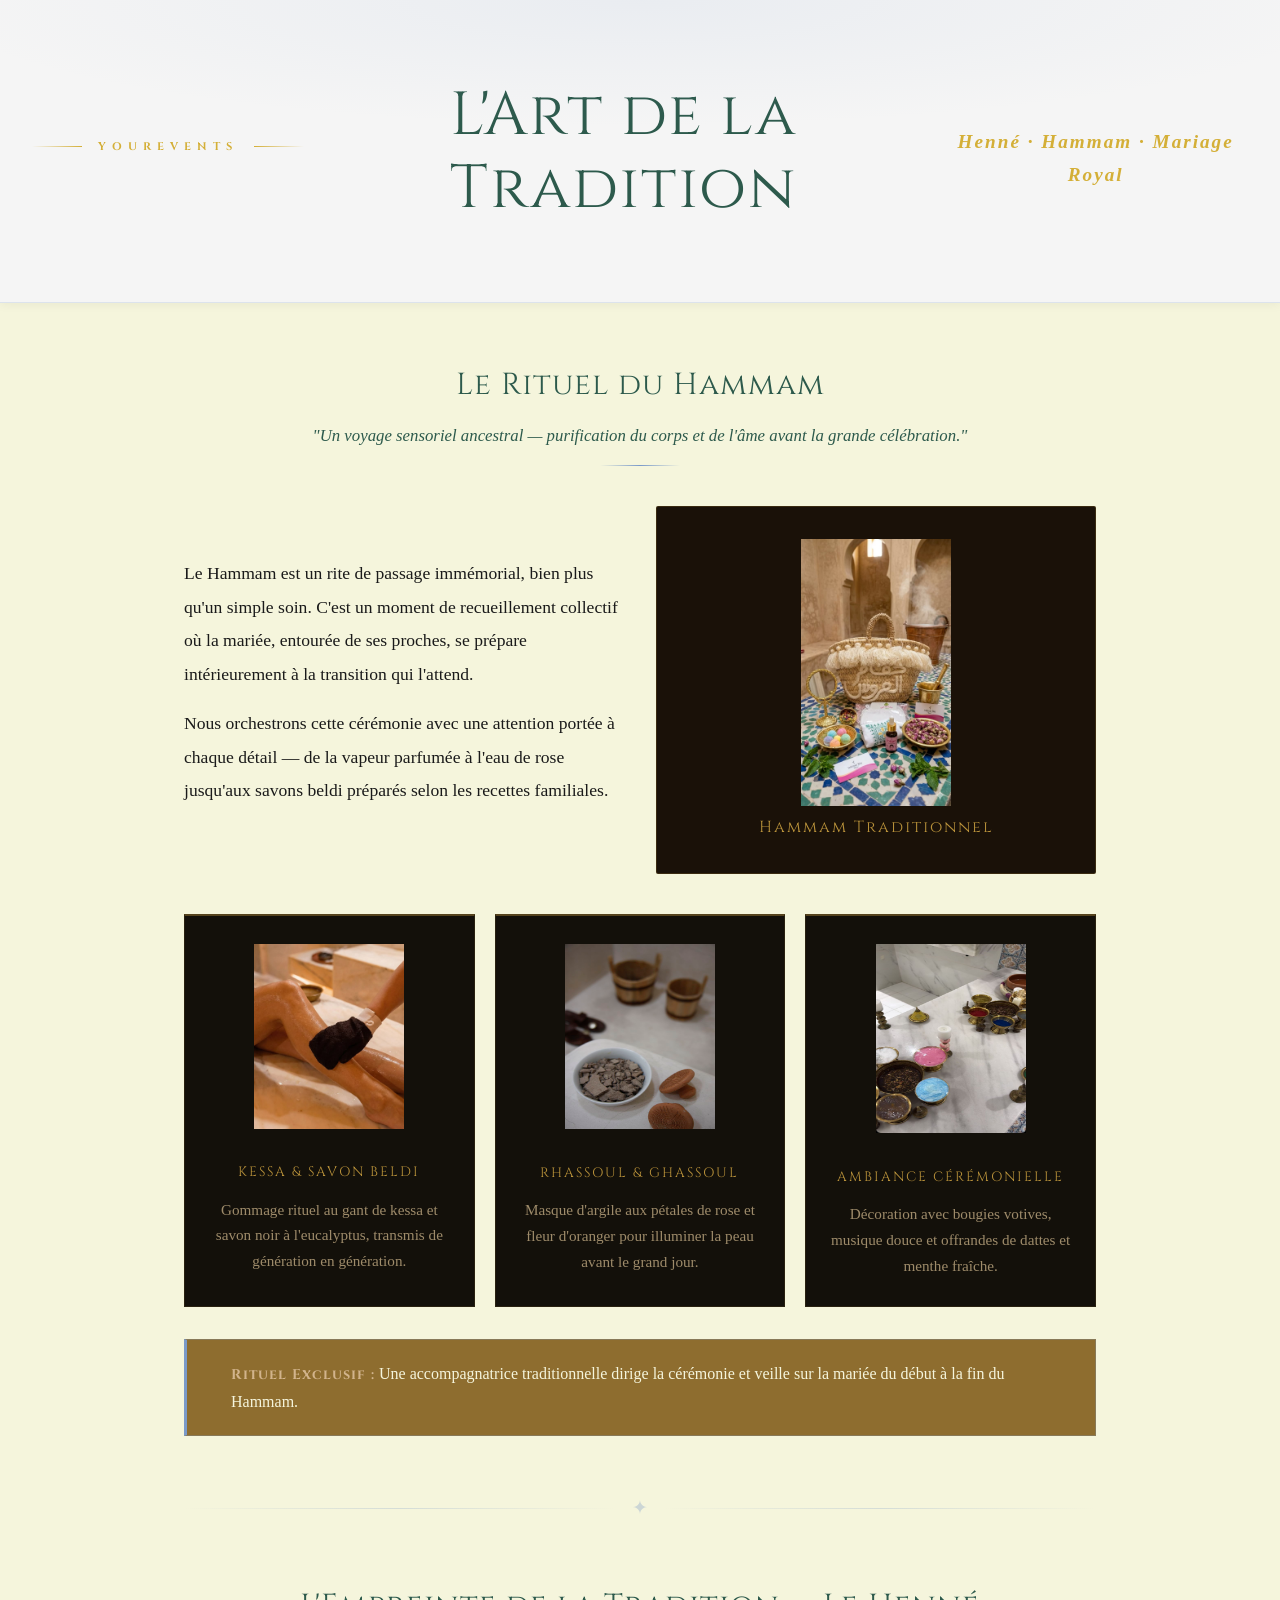
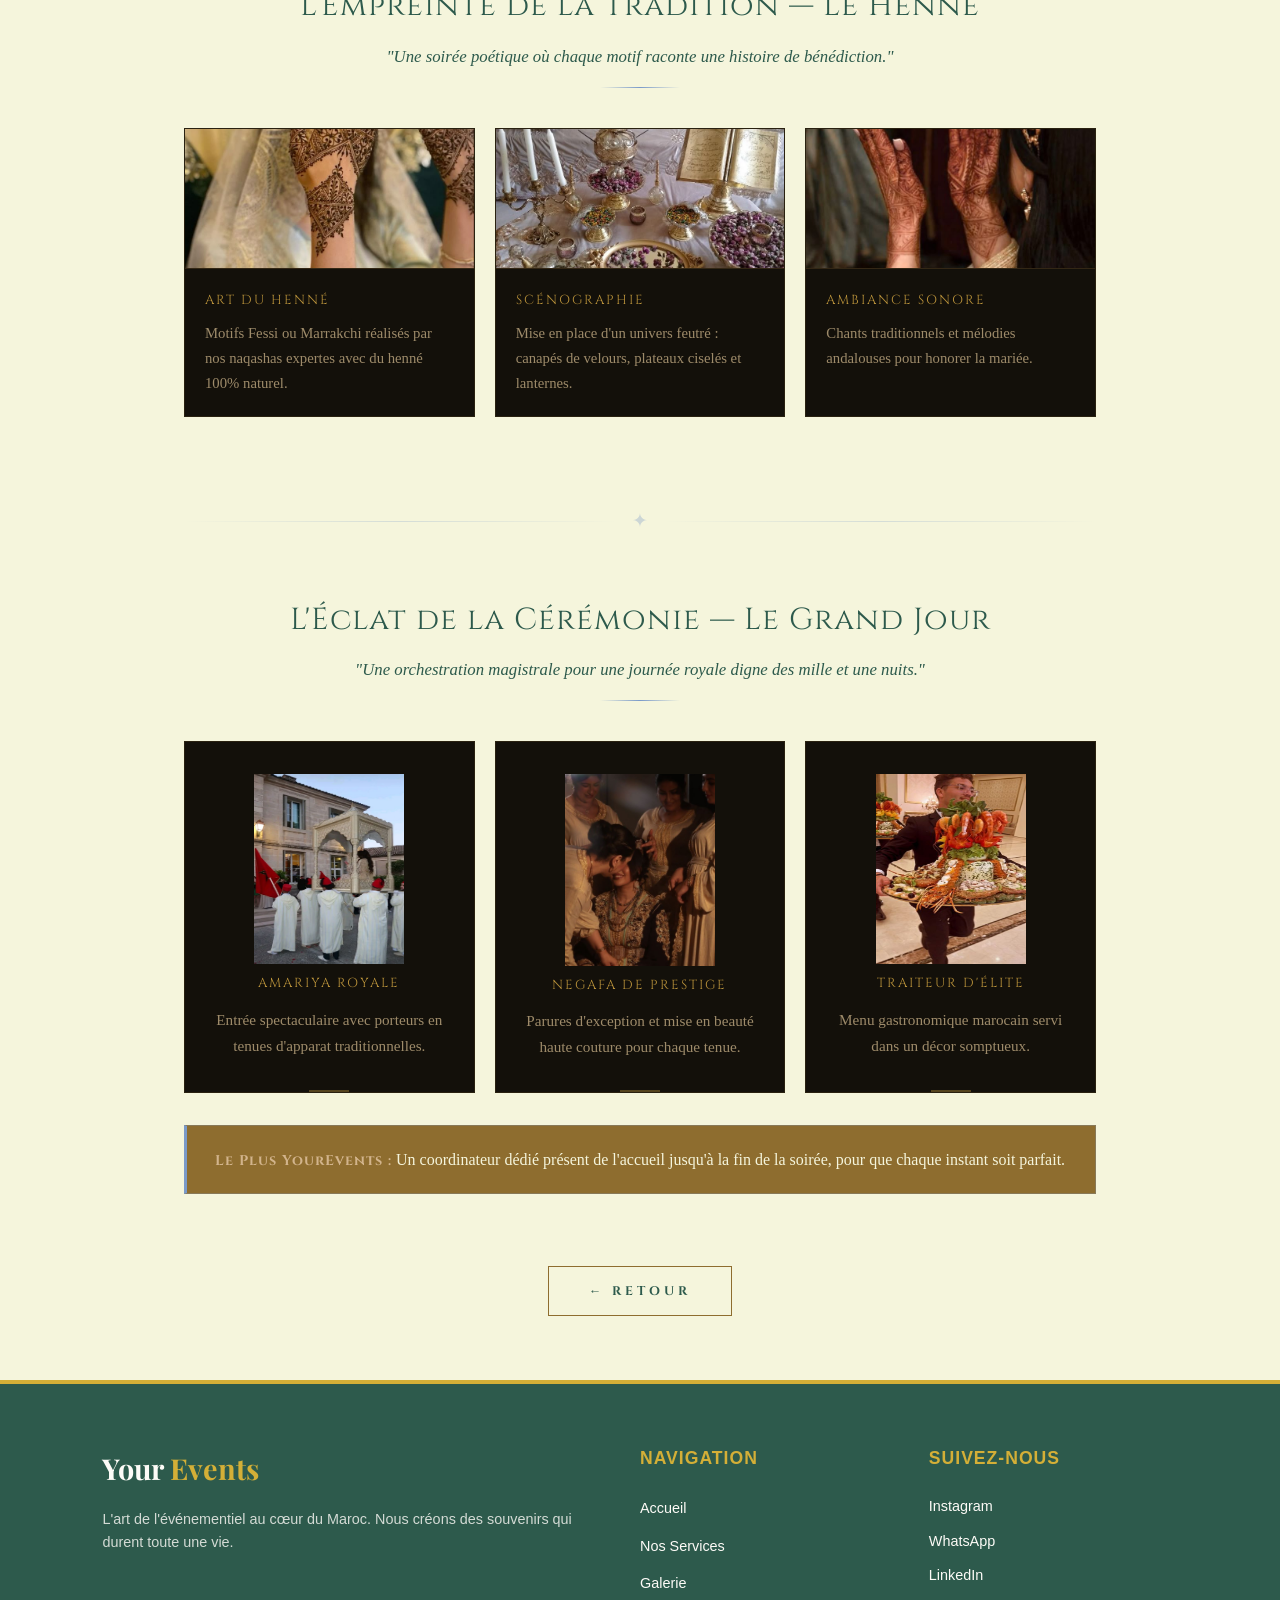
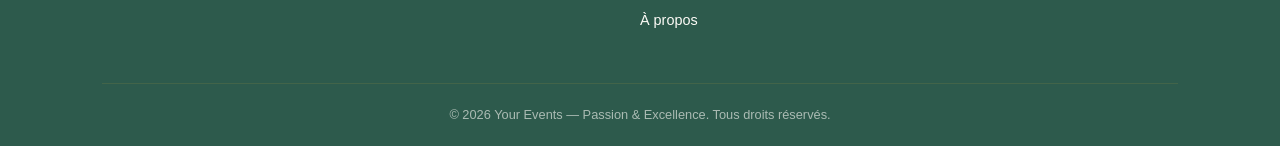
<file: AYA/Wedding.html>
<!DOCTYPE html>
<html lang="fr">
<head>
    <meta charset="UTF-8">
    <meta name="viewport" content="width=device-width, initial-scale=1.0">
    <title>Nos Services d'Exception | YourEvents</title>
   
    <link rel="stylesheet" href="/AYA/Aya.css">
</head>
<script src="/AYA/Aya.js"></script>
<body class="wedding">

    <header class="ye-hero">
        <div class="ye-hero-ornament">YourEvents</div>
        <h1>L'Art de la Tradition</h1>
        <p>Henné · Hammam · Mariage Royal</p>
         </header>

    <main class="ye-main">

        <!-- ══ HAMMAM ══ -->
        <section class="ye-section">
            <div class="ye-section-head">
                <h2 id="Hammam">Le Rituel du Hammam</h2>
                <cite>"Un voyage sensoriel ancestral — purification du corps et de l'âme avant la grande célébration."</cite>
                <div class="ye-gold-rule"></div>
            </div>

            <div class="ye-hammam-intro">
                <div class="ye-hammam-text">
                    <p>Le Hammam est un rite de passage immémorial, bien plus qu'un simple soin. C'est un moment de recueillement collectif où la mariée, entourée de ses proches, se prépare intérieurement à la transition qui l'attend.</p>
                    <p>Nous orchestrons cette cérémonie avec une attention portée à chaque détail — de la vapeur parfumée à l'eau de rose jusqu'aux savons beldi préparés selon les recettes familiales.</p>
                </div>
                <div class="ye-hammam-visual">
                    <span class="ye-hammam-icon"><img src="/AYA/ham.jpg" width="150px"></span>
                    <h4>Hammam Traditionnel</h4>
                </div>
            </div>

            <div class="ye-hammam-grid">
                <div class="ye-hammam-card">
                    <span class="card-icon"><img src="/AYA/gommage.jpg" width="150px"></span>
                    <h5>Kessa & Savon Beldi</h5>
                    <p>Gommage rituel au gant de kessa et savon noir à l'eucalyptus, transmis de génération en génération.</p>
                </div>
                <div class="ye-hammam-card">
                    <span class="card-icon"><img src="/AYA/Ghassoul.jpg" width="150px" height="185px"></span>
                    <h5>Rhassoul & Ghassoul</h5>
                    <p>Masque d'argile aux pétales de rose et fleur d'oranger pour illuminer la peau avant le grand jour.</p>
                </div>
                <div class="ye-hammam-card">
                    <span class="card-icon"><img src="/AYA/Hammam.jpg" width="150px" height="189"></span>
                    <h5>Ambiance Cérémonielle</h5>
                    <p>Décoration avec bougies votives, musique douce et offrandes de dattes et menthe fraîche.</p>
                </div>
            </div>

            <div class="ye-banner">
                <span class="ye-banner-star"></span>
                <p><strong>Rituel Exclusif :</strong> Une accompagnatrice traditionnelle dirige la cérémonie et veille sur la mariée du début à la fin du Hammam.</p>
            </div>
        </section>

        <div class="ye-sep"><span>✦</span></div>

        <!-- ══ HENNÉ ══ -->
        <section class="ye-section">
            <div class="ye-section-head">
                <h2 id="henne">L'Empreinte de la Tradition — Le Henné</h2>
                <cite>"Une soirée poétique où chaque motif raconte une histoire de bénédiction."</cite>
                <div class="ye-gold-rule"></div>
            </div>

            <div class="ye-rituel-grid">
                <div class="ye-rituel-card">
                    <div class="ye-rituel-img">
                        <img src="/AYA/designhenne.jpg"  alt="Art du Henné" onerror="this.style.display='none'; this.parentNode.innerHTML='🪷';">
                    </div>
                    <div class="ye-rituel-info">
                        <h5>Art du Henné</h5>
                        <p>Motifs Fessi ou Marrakchi réalisés par nos naqashas expertes avec du henné 100% naturel.</p>
                    </div>
                </div>
                <div class="ye-rituel-card">
                    <div class="ye-rituel-img">
                        <img src="/AYA/henne.jpg" alt="Scénographie" onerror="this.style.display='none'; this.parentNode.innerHTML='🪔';">
                    </div>
                    <div class="ye-rituel-info">
                        <h5>Scénographie</h5>
                        <p>Mise en place d'un univers feutré : canapés de velours, plateaux ciselés et lanternes.</p>
                    </div>
                </div>
                <div class="ye-rituel-card">
                    <div class="ye-rituel-img">
                        <img src="/AYA/ambiancehenne.jpg" alt="Musique" onerror="this.style.display='none'; this.parentNode.innerHTML='🎶';">
                    </div>
                    <div class="ye-rituel-info">
                        <h5>Ambiance Sonore</h5>
                        <p>Chants traditionnels et mélodies andalouses pour honorer la mariée.</p>
                    </div>
                </div>
            </div>
        </section>

        <div class="ye-sep"><span>✦</span></div>

        <!-- ══ GRAND JOUR ══ -->
        <section class="ye-section">
            <div class="ye-section-head">
                <h2 id="wed">L'Éclat de la Cérémonie — Le Grand Jour</h2>
                <cite>"Une orchestration magistrale pour une journée royale digne des mille et une nuits."</cite>
                <div class="ye-gold-rule"></div>
            </div>

           
     <div class="ye-features">
    <div class="ye-feature">
        <div class="ye-feature-img">
            <img src="/AYA/ammaria.jpg" alt="Amariya Royale" width="150px" height="190px">
        </div>
        <h5>Amariya Royale</h5>
        <p>Entrée spectaculaire avec porteurs en tenues d'apparat traditionnelles.</p>
    </div>
    <div class="ye-feature">
        <div class="ye-feature-img">
            <img src="/AYA/Negafa.jpg" alt="Negafa de Prestige" width="150px">
        </div>
        <h5>Negafa de Prestige</h5>
        <p>Parures d'exception et mise en beauté haute couture pour chaque tenue.</p>
    </div>
    <div class="ye-feature">
        <div class="ye-feature-img" width="150px">
            <img src="/AYA/traiteur.jpg" alt="Traiteur d'Élite" width="150px" height="190px">
        </div>
        <h5>Traiteur d'Élite</h5>
        <p>Menu gastronomique marocain servi dans un décor somptueux.</p>
    </div>
</div>
            <div class="ye-banner">
                
                <p><strong>Le Plus YourEvents :</strong> Un coordinateur dédié présent de l'accueil jusqu'à la fin de la soirée, pour que chaque instant soit parfait.</p>
            </div>
        </section>

        <div class="ye-actions">
            <a href="/AYA/Aya.html" class="ye-btn-back"><strong>← Retour</strong></a>
        </div>

    </main>
    <footer>
    <div class="footer-container">
        <div class="footer-column brand">
            <h3 class="footer-logo">Your <span>Events</span></h3>
            <p>L'art de l'événementiel au cœur du Maroc. Nous créons des souvenirs qui durent toute une vie.</p>
        </div>

        <div class="footer-column links">
            <h4>Navigation</h4>
            <ul>
                <li><a href="/MERIEM/index.html">Accueil</a></li>
                <li><a href="/AYA/Aya.html">Nos Services</a></li>
                <li><a href="/NAJAT/galerie.html">Galerie</a></li>
                <li><a href="/AYA/apropos.html">À propos</a></li>
            </ul>
        </div>

        <div class="footer-column social">
            <h4>Suivez-nous</h4>
            <div class="social-icons">
                <a href="#">Instagram</a>
                <a href="#">WhatsApp</a>
                <a href="#">LinkedIn</a>
            </div>
        </div>
    </div>

    <div class="footer-bottom">
        <p>&copy; 2026 Your Events — Passion & Excellence. Tous droits réservés.</p>
    </div>
</footer>

</body>
</html>
<script>
const scrollBtn = document.createElement('button');
scrollBtn.innerHTML = '↑';
scrollBtn.style.cssText = `
  position: fixed; bottom: 30px; right: 30px;
  width: 50px; height: 50px; border-radius: 50%;
  background: #2D5A4C; color: #D4AF37;
  border: 2px solid #D4AF37; font-size: 1.3rem;
  cursor: pointer; opacity: 0;
  transition: opacity 0.3s; z-index: 9999;
`;
document.body.appendChild(scrollBtn);

window.addEventListener('scroll', () => {
  scrollBtn.style.opacity = window.scrollY > 400 ? '1' : '0';
});

scrollBtn.addEventListener('click', () => {
  window.scrollTo({ top: 0, behavior: 'smooth' });
});
</script>
</file>
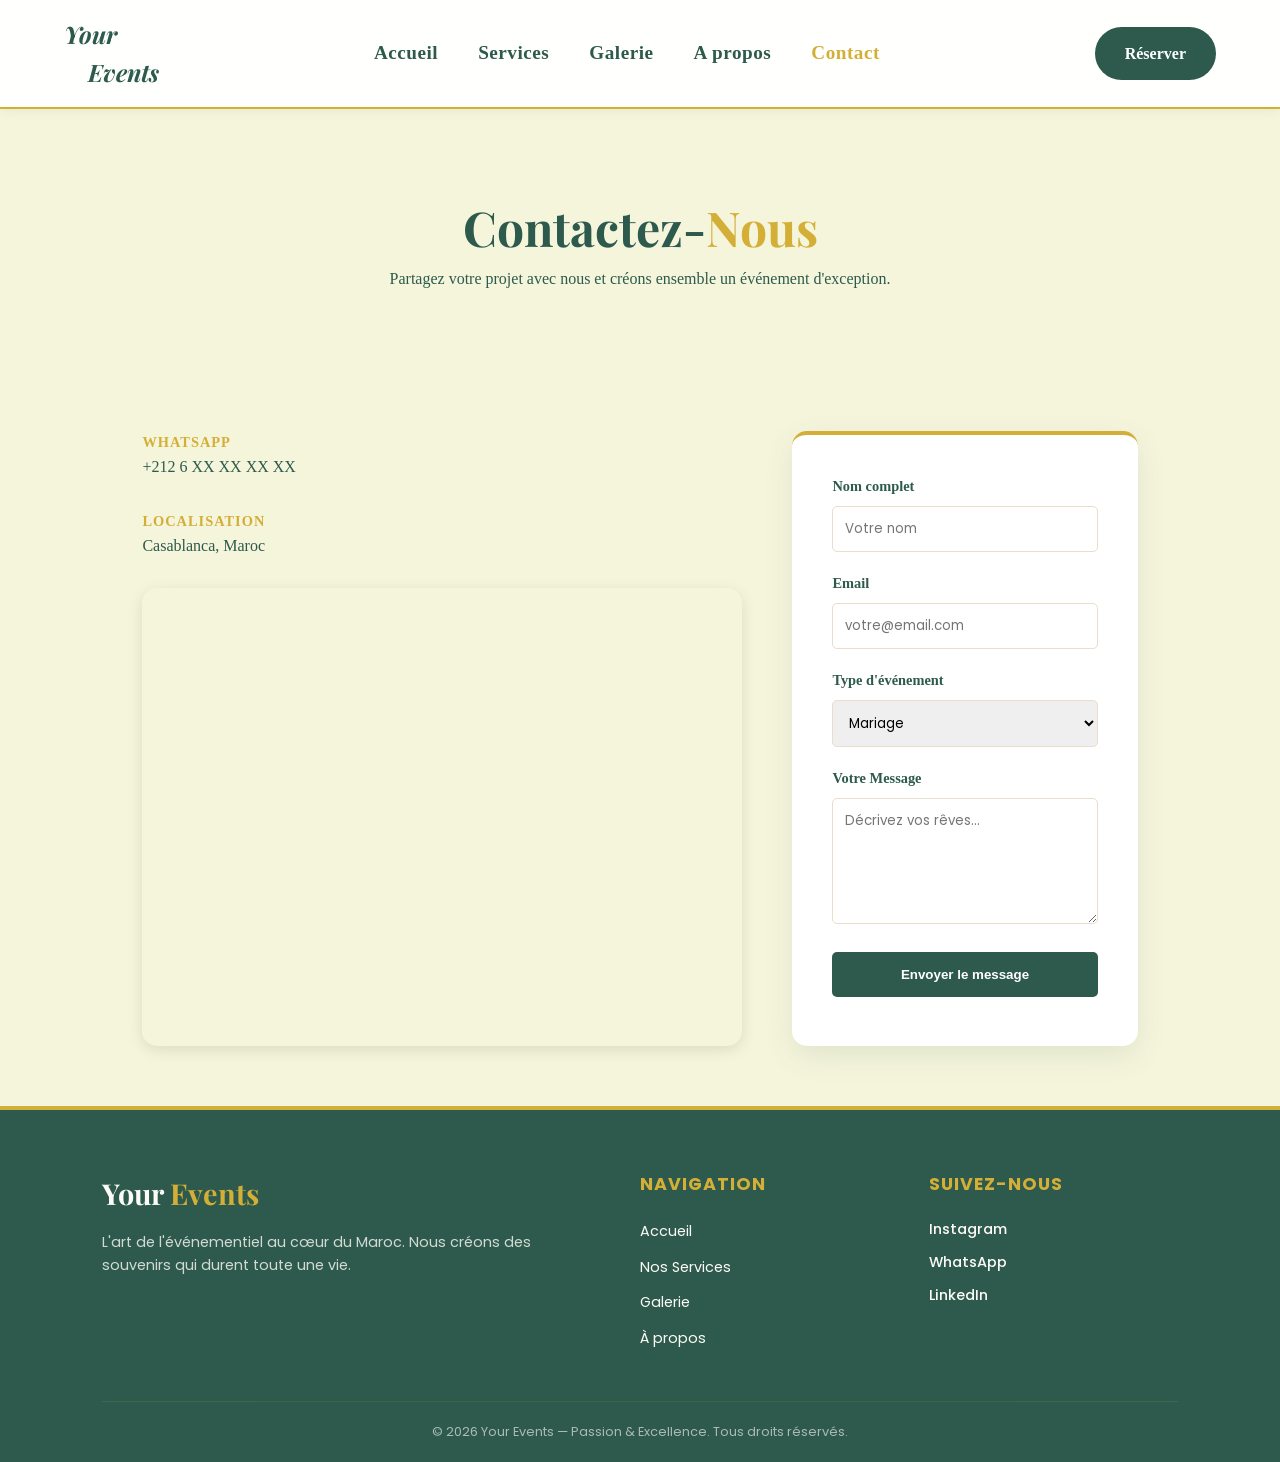
<file: MERIEM/contact.html>
<!DOCTYPE html>
<html lang="fr">
<head>
    <meta charset="UTF-8">
    <meta name="viewport" content="width=device-width, initial-scale=1.0">
    <title>Contact | Your Events</title>
    <link rel="stylesheet" href="/MERIEM/contact.css">
    <link rel="stylesheet" href="/MERIEM/index.css">
    <link href="https://fonts.googleapis.com/css2?family=Playfair+Display:wght@700&family=Poppins:wght@300;400;600&display=swap" rel="stylesheet">
</head>
<body>
    <div id="success-bar" class="success-bar">
    Votre message a été envoyé avec succès ! ✨
</div>
   <header>
        <div class="logo">
            <span class="logo-text">Your <br>&nbsp;&nbsp;&nbsp;&nbsp;Events</span>
        </div>
        <nav>
            <ul>
                <li><a href="/MERIEM/index.html" ><b style="font-size: larger;">Accueil</b></a></li>
                <li><a href="/AYA/Aya.html"><b style="font-size: larger;">Services</b></a></li>
                <li><a href="/NAJAT/galerie.html"><b style="font-size: larger;">Galerie</b></a></li>
                <li><a href="/AYA/apropos.html" ><b style="font-size: larger;">A propos</b></a></li>
                <li><a href="/MERIEM/contact.html" class="active"><b style="font-size: larger;">Contact</b></a></li>

            </ul>
        </nav>
        <a href="/NAJAT/reservation.html" class="btn-reserve">Réserver</a>
    </header>

    <section class="contact-hero">
        <h1>Contactez-<span>Nous</span></h1>
        <p>Partagez votre projet avec nous et créons ensemble un événement d'exception.</p>
    </section>

    <section class="contact-container">
        <div class="contact-info">
            <div class="info-item">
                <h4>WhatsApp</h4>
                <p>+212 6 XX XX XX XX</p>
            </div>
            <div class="info-item">
                <h4>Localisation</h4>
                <p>Casablanca, Maroc</p>
            </div>
            
                <div class="map-container" >
                    <iframe src="https://www.google.com/maps/embed?pb=!1m18!1m12!1m3!1d212752.96934555867!2d-7.751810247984294!3d33.572464368402905!2m3!1f0!2f0!3f0!3m2!1i1024!2i768!4f13.1!3m3!1m2!1s0xda7cd4778aa113b%3A0xb06c1d84f310fd3!2sCasablanca!5e0!3m2!1sfr!2sma!4v1778264900787!5m2!1sfr!2sma" width="600" height="450" style="border:0;" allowfullscreen="" loading="lazy" referrerpolicy="no-referrer-when-downgrade"></iframe>
                    </div>
                
            </div>
        </div>

        <div class="contact-form-box">
            <form id="contact-form">
                <div class="form-group">
                    <label><b>Nom complet</b></label>
                    <input type="text" placeholder="Votre nom" required>
                </div>
                <div class="form-group">
                    <label><b>Email</b></label>
                    <input type="email" placeholder="votre@email.com" required>
                </div>
                <div class="form-group">
                    <label><b>Type d'événement</b></label>
                    <select>
                        <option>Mariage</option>
                        <option>Fiançailles </option>
                        <option>Anniversaires</option>
                    </select>
                </div>
                <div class="form-group">
                    <label><b>Votre Message</b></label>
                    <textarea rows="5" placeholder="Décrivez vos rêves..."></textarea>
                </div>
                <button type="submit" id="btn-envoyer" class="btn-submit">Envoyer le message</button>
            </form>
        </div>
    </section>
   <footer>
    <div class="footer-container">
        <div class="footer-column brand">
            <h3 class="footer-logo">Your <span>Events</span></h3>
            <p>L'art de l'événementiel au cœur du Maroc. Nous créons des souvenirs qui durent toute une vie.</p>
        </div>

        <div class="footer-column links">
            <h4>Navigation</h4>
            <ul>
                <li><a href="/MERIEM/index.html">Accueil</a></li>
                <li><a href="/AYA/Aya.html">Nos Services</a></li>
                <li><a href="/NAJAT/galerie.html">Galerie</a></li>
                <li><a href="/AYA/apropos.html">À propos</a></li>
            </ul>
        </div>

        <div class="footer-column social">
            <h4>Suivez-nous</h4>
            <div class="social-icons">
                <a href="#">Instagram</a>
                <a href="#">WhatsApp</a>
                <a href="#">LinkedIn</a>
            </div>
        </div>
    </div>

    <div class="footer-bottom">
        <p>&copy; 2026 Your Events — Passion & Excellence. Tous droits réservés.</p>
    </div>
</footer>
<script src="/MERIEM/contact.js"></script>
<script>
const scrollBtn = document.createElement('button');
scrollBtn.innerHTML = '↑';
scrollBtn.style.cssText = `
  position: fixed; bottom: 30px; right: 30px;
  width: 50px; height: 50px; border-radius: 50%;
  background: #2D5A4C; color: #D4AF37;
  border: 2px solid #D4AF37; font-size: 1.3rem;
  cursor: pointer; opacity: 0;
  transition: opacity 0.3s; z-index: 9999;
`;
document.body.appendChild(scrollBtn);

window.addEventListener('scroll', () => {
  scrollBtn.style.opacity = window.scrollY > 400 ? '1' : '0';
});

scrollBtn.addEventListener('click', () => {
  window.scrollTo({ top: 0, behavior: 'smooth' });
});
</script>
</body>
</html>
</file>
<file: MERIEM/index.css>
:root {
    --beige-clair: #F5F5DC;
    --beige-moyen: #EADDCA;
    --beige-fonce: #D2B48C;
    --brun-maroc: #2D5A4C;
    --brun-sombre: #D4AF37;
    --blanc-pur: #FFFFFF;
}

* {
    margin: 0;
    padding: 0;
    box-sizing: border-box;
}

body {
    font-family: 'Cinzel',serif;
    background-color: var(--beige-clair);
    color: var(--brun-maroc);
    line-height: 1.6;
}

header {
   
    font-weight: bold;
    display: flex;
    justify-content: space-between;
    align-items: center;
    padding: 15px 5%;
    background-color: rgba(255, 255, 255 , 0.95);
    box-shadow: 0 2px 10px rgba(0,0,0,0.05);
    position: sticky;
    backdrop-filter: blur(5px);
    border-bottom: 2px solid var(--brun-sombre);
    top: 0;
    z-index: 1000;
}

.logo {
    display: flex;
    align-items: center;
    gap: 5px;
}

.logo-text {
    padding-right: 0px;
    font-style: italic;
    font-family: 'Playfair Display', serif;
    font-size: 1.5rem;
    font-weight: bold;
    color: var(--brun-maroc);
}
nav ul {
    display: flex;
    list-style: none;
    gap: 40px;
}

nav ul li a {
    text-decoration: none;
    color: var(--brun-maroc);
    font-weight: 600;
    letter-spacing: 0.5px;
    font-size: 1rem;
    transition: color 0.3s ease;
}
nav a.active {
  color: var(--brun-sombre);
  font-weight: bold;
}
header nav ul li a:hover {
    color: var(--brun-sombre) !important;
    cursor: pointer;
 
}
.btn-reserve {
    background-color: var(--brun-maroc);
    color: white;
    padding: 12px 28px;
    border-radius: 50px;
    text-decoration: none;
    font-weight: 600;
    transition: all 0.3s ease ;
    border : 2px solid transparent;
}
.btn-reserve:hover{
    background-color: var(--brun-sombre);
    color: var(--brun-maroc);
    border: 2px solid var(--brun-maroc);
    transform: scale(1.05);
}

.hero {
    height: 90vh;
    background: linear-gradient(rgba(245, 245, 220, 0.5), rgba(245, 245, 220, 0.8)), 
                url('photo_bachground.avif') center/cover;
    display: flex;
    align-items: center;
    justify-content: center;
    text-align: center;
    padding: 0 20px;
    
}

.hero-content h1 {
    font-family: 'Playfair Display', serif;
    font-size: 3.5rem;
    margin-bottom: 20px;
}

.hero-content h1 span {
    color: var(--brun-maroc);
    font-style: italic;
}

.hero-content p {
    max-width: 600px;
    margin: 0 auto 30px;
    font-size: 1.1rem;
}

.hero-btns {
    display: flex;
    gap: 20px;
    justify-content: center;
}

.btn-primary {
    background-color: var(--brun-maroc);
    color: white;
    padding: 15px 35px;
    text-decoration: none;
    border-radius: 5px;
}

.btn-secondary {
     background-color: var(--brun-maroc);
    border: 2px solid var(--brun-maroc);
    color:white;
    padding: 15px 35px;
    text-decoration: none;
    border-radius: 5px;
}
.btn-primary:hover{
    background-color: var(--brun-sombre);
    border: 2px solid var(--brun-maroc);
    transform: scale(1.05);
}
.btn-secondary:hover{
    background-color: var(--brun-sombre);
    border: 2px solid var(--brun-maroc);
    transform: scale(1.05);
}
footer {
    background-color: #2D5A4C;
    color: #FDFBF7;           
    padding: 60px 8% 20px;
    font-family: 'Poppins', sans-serif;
    border-top: 4px solid #D4AF37; 
}

.footer-container {
    display: grid;
    grid-template-columns: 2fr 1fr 1fr;
    gap: 40px;
    padding-bottom: 40px;
}

.footer-logo {
    font-family: 'Playfair Display', serif;
    font-size: 1.8rem;
    color: #FDFBF7;
    margin-bottom: 15px;
}

.footer-logo span {
    color: #D4AF37; 
}

.footer-column p {
    font-size: 0.9rem;
    line-height: 1.6;
    opacity: 0.8;
}

.footer-column h4 {
    color: #D4AF37; 
    font-size: 1.1rem;
    margin-bottom: 20px;
    text-transform: uppercase;
    letter-spacing: 1px;
}

.footer-column ul {
    list-style: none;
}

.footer-column ul li {
    margin-bottom: 10px;
}

.footer-column ul li a {
    color: #FDFBF7;
    text-decoration: none;
    font-size: 0.9rem;
    transition: 0.3s;
}

.footer-column ul li a:hover {
    color: #D4AF37;
    padding-left: 5px; 
}

.social-icons a {
    display: block;
    color: #FDFBF7;
    text-decoration: none;
    font-size: 0.9rem;
    margin-bottom: 10px;
    font-weight: 500;
}

.social-icons a:hover {
    color: #D4AF37;
}

.footer-bottom {
    border-top: 1px solid rgba(211, 175, 55, 0.2); 
    padding-top: 20px;
    text-align: center;
    font-size: 0.8rem;
    opacity: 0.6;
}

@media (max-width: 768px) {
    .footer-container {
        grid-template-columns: 1fr; /* Une seule colonne sur téléphone */
        text-align: center;
    }
}

@media screen and (max-width: 992px) {
    header {
        padding: 15px 5%;
    }

    .logo-text {
        padding-right: 20px; 
    }

    .hero-content h1 {
        font-size: 2.8rem;
    }
}

/* --- MOBILES STANDARDS (Max 768px) --- */
@media screen and (max-width: 768px) {
    
  
    header {
        flex-direction: column; 
        gap: 15px;
        padding: 20px;
        text-align: center;
    }

    .logo-text {
        padding-right: 0; 
        margin-bottom: 5px;
    }

    nav ul {
        gap: 15px;
        flex-wrap: wrap; 
        justify-content: center;
    }

    .btn-reserve {
        margin-left: 0;
        width: 100%;
        text-align: center;
    }

    .hero {
        height: auto;
        padding: 100px 20px;
    }

    .hero-content h1 {
        font-size: 2.2rem;
    }

    .hero-btns {
        flex-direction: column; 
        gap: 15px;
    }

    .btn-primary, .btn-secondary {
        width: 100%;
        display: block;
    }

    .footer-container {
        grid-template-columns: 1fr;
        text-align: center;
    }

    .footer-logo {
        font-size: 1.5rem;
    }
}

/*  PETITS MOBILES (Max 480px)  */
@media screen and (max-width: 480px) {
    .hero-content h1 {
        font-size: 1.8rem;
    }

    .hero-content p {
        font-size: 1rem;
    }

    nav ul {
        gap: 10px;
    }

    nav ul li a {
        font-size: 0.9rem;
    }
}
</file>
<file: AYA/Aya.css>
@import url('https://fonts.googleapis.com/css2?family=Cinzel:wght@400;700&family=Playfair+Display:ital,wght@0,400;0,700;1,400&family=Montserrat:wght@200;400&display=swap');

:root {
   
    --gold-light: #e6be8a;   
    --gold-medium: #c5a059;  
    --gold-dark: #8e6d2f;    
    --gold-gradient: linear-gradient(135deg, #bf953f, #fcf6ba, #b38728, #fbf5b7, #aa771c);
    
    --bg-white: #ffffff;
    --bg-creme: #faf8f5;
    --text-black: #1a1a1a;
    --text-gray: #666666;
     --beige-clair: #F5F5DC;
    --beige-moyen: #EADDCA;
    --beige-fonce: #D2B48C;
    --brun-maroc: #2D5A4C;
    --brun-sombre: #D4AF37;
    --blanc-pur: #FFFFFF;
}

header {
   
    font-weight: bold;
    display: flex;
    justify-content: space-between;
    align-items: center;
    padding: 15px 5%;
    background-color: rgba(255, 255, 255 , 0.95);
    box-shadow: 0 2px 10px rgba(0,0,0,0.05);
    position: sticky;

    backdrop-filter: blur(5px);
    top: 0;
    z-index: 1000;
}



.logo-text {
    padding-right: 0px;
    font-style: italic;
    font-family: 'Playfair Display', serif;
    font-size: 1.5rem;
    font-weight: bold;
    color: var(--brun-maroc);
}
nav ul {
    display: flex;
    list-style: none;
    gap: 40px;
}

nav ul li a {
    text-decoration: none;
    color: var(--brun-maroc);
    font-weight: 600;
    letter-spacing: 0.5px;
    font-size: 1rem;
    transition: color 0.3s ease;
}
nav a.active {
  color: var(--brun-sombre);
  font-weight: bold;
 
}
header nav ul li a:hover {
    color: var(--brun-sombre) ;
    cursor: pointer;
 
}
.btn-reserve {
    background-color: var(--brun-maroc);
    color: white;
    padding: 12px 28px;
    border-radius: 50px;
    text-decoration: none;
    font-weight: 600;
    transition: all 0.3s ease ;
    border : 2px solid transparent;
}
.btn-reserve:hover{
    background-color: var(--brun-sombre);
    color: var(--brun-maroc);
    border: 2px solid var(--brun-maroc);
    transform: scale(1.05);
}



.header-content {
    display: flex;
    align-items: center;    
    justify-content: center; 
    gap: 30px;              
}





@media (max-width: 768px) {
    .header-content {
        flex-direction: column; 
        gap: 15px;
    }
    header h1 {
        font-size: 2rem;
        letter-spacing: 5px;
    }
}

body {
    background-color:var(--beige-clair);
    font-family: 'Montserrat', sans-serif;
    color: var(--beige-clair);
    margin: 0;
    line-height: 1.7;
}






.category-header {
    text-align: center;
    padding: 100px 20px 60px;
}

h2 {
    font-family: 'Cinzel', serif;
    font-size: 3rem;
    color: var(--gold-light);
    margin-bottom: 10px;
    letter-spacing: 5px;
}

blockquote {
    font-family: 'Playfair Display', serif;
    font-style: italic;
    font-size: 1.3rem;
    color: var(--gold-medium);
    margin: 0 auto 30px;
    border: none;
}

.intro {
    max-width: 750px;
    margin: 0 auto;
    font-weight: 300;
    color: var(--beige-fonce);
    letter-spacing: 1px;
}


.services-grid {
    display: flex;
    justify-content: center;
    gap: 50px;
    max-width: 1300px;
    margin: 0 auto 120px;
    padding: 0 40px;
}

.card {
    flex: 1;
    background: var(--bg-creme);
    padding: 50px 30px;
    text-align: center;
    border: 1px solid rgba(197, 160, 89, 0.2); /* Bordure or très fine */
    transition: all 0.6s cubic-bezier(0.165, 0.84, 0.44, 1);
    position: relative;
}

.card:hover {
    transform: translateY(-20px);
    border-color: var(--gold-medium);
    box-shadow: 0 30px 60px rgba(0,0,0,0.1);
}


.card img {
    width: 100%;
    height: 400px;
    object-fit: cover;
    margin-bottom: 30px;
    border-bottom: 3px solid var(--gold-medium);
    transition: transform 0.5s ease;
}


h3 {
    font-family: 'Cinzel', serif;
    font-size: 1.5rem;
    color: var(--brun-maroc);
    margin-bottom: 20px;
}

.card p {
    font-size: 0.95rem;
    font-weight: 400;
    margin-bottom: 30px;
    color: var(--text-gray);
}


.card a {
    display: inline-block;
    text-decoration: none;
    color: var(--brun-maroc);
    background: var(--gold-gradient);
    padding: 15px 35px;
    font-family: 'Cinzel', serif;
    font-size: 0.8rem;
    font-weight: bold;
    letter-spacing: 3px;
    border: none;
    transition: all 0.3s ease;
    box-shadow: 0 4px 15px rgba(179, 135, 40, 0.3);
}

.card a:hover {
    transform: scale(1.05);
    box-shadow: 0 8px 25px rgba(179, 135, 40, 0.5);
}


@media (max-width: 1000px) {
    .services-grid {
        flex-direction: column;
        align-items: center;
    }
    .card {
        width: 100%;
        max-width: 500px;
    }
}


* {
    box-sizing: border-box;
    margin: 0;
    padding: 0;
}

body {
    background-color: whitesmoke;
    color: black;
    font-family: 'Cormorant Garamond', serif;
    min-height: 100vh;
    overflow-x: hidden;
}



.ye-hero {
    position: relative;
    text-align: center;
    padding: 5rem 2rem 4rem;
    background-color: whitesmoke;
    overflow: hidden;
}

.ye-hero::before {
    content: '';
    position: absolute;
    inset: 0;
    background: radial-gradient(ellipse 80% 60% at 50% 0%, whitesmoke 0%, transparent 70%);
    pointer-events: none;
}

.ye-hero-ornament {
    font-family: 'Cinzel', serif;
    font-size: 11px;
    letter-spacing: 6px;
    color: #b8913a;
    text-transform: uppercase;
    margin-bottom: 1.5rem;
    display: flex;
    align-items: center;
    justify-content: center;
    gap: 1rem;
}

.ye-hero-ornament::before,
.ye-hero-ornament::after {
    content: '';
    display: block;
    width: 50px;
    height: 1px;
    background: linear-gradient(90deg, transparent, #b8913a);
}

.ye-hero-ornament::after {
    background: linear-gradient(90deg, #b8913a, transparent);
}

.ye-hero h1 {
    font-family: 'Cinzel', serif;
    font-size: clamp(2.2rem, 5vw, 3.8rem);
    font-weight: 400;
    color: #f0e4c8;
    letter-spacing: 2px;
    line-height: 1.2;
    margin-bottom: 0.75rem;
}

.ye-hero p {
    font-size: 1.2rem;
    font-style: italic;
    color: #b8913a;
    letter-spacing: 2px;
}


.ye-main {
    max-width: 960px;
    margin: 0 auto;
    padding: 0 1.5rem 4rem;
}


.ye-section {
    padding: 3.5rem 0;
}

.ye-section-head {
    text-align: center;
    margin-bottom: 2.5rem;
}

.ye-section-head h2 {
    font-family: 'Cinzel', serif;
    font-size: clamp(1.3rem, 3vw, 1.9rem);
    font-weight: 400;
    color: #f0e4c8;
    letter-spacing: 1px;
    margin-bottom: 0.75rem;
}

.ye-section-head cite {
    font-size: 1.05rem;
    font-style: italic;
    color: #9e7d43;
    display: block;
    line-height: 1.6;
}

.ye-gold-rule {
    width: 80px;
    height: 1px;
    background: linear-gradient(90deg, transparent, #b8913a, transparent);
    margin: 1rem auto 0;
}


.ye-hammam-intro {
    display: grid;
    grid-template-columns: 1fr 1fr;
    gap: 2rem;
    margin-bottom: 2.5rem;
    align-items: center;
}

.ye-hammam-text p {
    font-size: 1.1rem;
    line-height: 1.9;
    color: var(--text-black);
    margin-bottom: 1rem;
}

.ye-hammam-visual {
    background: #1a1108;
    border: 1px solid #b8913a33;
    border-radius: 2px;
    padding: 2rem;
    text-align: center;
}



.ye-hammam-visual h4 {
    font-family: 'Cinzel', serif;
    font-size: 1rem;
    color: #b8913a;
    letter-spacing: 2px;
    font-weight: 400;
}

.ye-hammam-grid {
    display: grid;
    grid-template-columns: repeat(3, 1fr);
    gap: 1.25rem;
    margin-bottom: 2rem;
}

.ye-hammam-card {
    background: #13100a;
    border: 1px solid #b8913a22;
    border-top: 2px solid #b8913a66;
    padding: 1.75rem 1.25rem;
    text-align: center;
    transition: border-color 0.3s, background 0.3s;
}

.ye-hammam-card:hover {
    border-color: #b8913a88;
    background: #1a1510;
}

.ye-hammam-card .card-icon {
    font-size: 2rem;
    display: block;
    margin-bottom: 1rem;
}

.ye-hammam-card h5 {
    font-family: 'Cinzel', serif;
    font-size: 0.85rem;
    letter-spacing: 2px;
    color: #b8913a;
    font-weight: 400;
    margin-bottom: 0.75rem;
    text-transform: uppercase;
}

.ye-hammam-card p {
    font-size: 0.95rem;
    color: #9e8b6a;
    line-height: 1.7;
}

/* ── RITUAL CARDS (HENNÉ) ── */
.ye-rituel-grid {
    display: grid;
    grid-template-columns: repeat(3, 1fr);
    gap: 1.25rem;
    margin-bottom: 2rem;
}

.ye-rituel-card {
    background: #13100a;
    border: 1px solid #b8913a22;
    overflow: hidden;
    transition: border-color 0.3s;
}

.ye-rituel-card:hover {
    border-color: #b8913a66;
}

.ye-rituel-img {
    width: 100%;
    height: 140px;
    background: #1e1710;
    display: flex;
    align-items: center;
    justify-content: center;
    font-size: 3rem;
    border-bottom: 1px solid #b8913a22;
    overflow: hidden;
}

.ye-rituel-img img {
    width: 100%;
    height: 100%;
    object-fit: cover;
}

.ye-rituel-info {
    padding: 1.25rem;
}

.ye-rituel-info h5 {
    font-family: 'Cinzel', serif;
    font-size: 0.82rem;
    letter-spacing: 2px;
    color: #b8913a;
    font-weight: 400;
    margin-bottom: 0.6rem;
    text-transform: uppercase;
}

.ye-rituel-info p {
    font-size: 0.92rem;
    color: #9e8b6a;
    line-height: 1.7;
}

/* ── FEATURE ITEMS (GRAND JOUR) ── */
.ye-features {
    display: grid;
    grid-template-columns: repeat(3, 1fr);
    gap: 1.25rem;
    margin-bottom: 2rem;
}

.ye-feature {
    background: #13100a;
    border: 1px solid #b8913a22;
    padding: 2rem 1.25rem;
    text-align: center;
    position: relative;
    overflow: hidden;
    transition: border-color 0.3s;
}

.ye-feature::after {
    content: '';
    position: absolute;
    bottom: 0;
    left: 50%;
    transform: translateX(-50%);
    width: 40px;
    height: 2px;
    background: #b8913a66;
    transition: width 0.3s;
}

.ye-feature:hover::after {
    width: 80px;
}

.ye-feature:hover {
    border-color: #b8913a55;
}

.ye-feature-icon {
    font-size: 2.5rem;
    display: block;
    margin-bottom: 1rem;
}

.ye-feature h5 {
    font-family: 'Cinzel', serif;
    font-size: 0.82rem;
    letter-spacing: 2px;
    color: #b8913a;
    font-weight: 400;
    margin-bottom: 0.75rem;
    text-transform: uppercase;
}

.ye-feature p {
    font-size: 0.95rem;
    color: #9e8b6a;
    line-height: 1.7;
}

/* ── BANNER ── */
.ye-banner {
    background: #1a1108;
    border: 1px solid #b8913a44;
    border-left: 3px solid #b8913a;
    padding: 1.25rem 1.75rem;
    margin-top: 1rem;
    display: flex;
    align-items: flex-start;
    gap: 1rem;
}

.ye-banner-star {
    font-size: 1.4rem;
    flex-shrink: 0;
    margin-top: 2px;
}

.ye-banner p {
    font-size: 1rem;
    color: #c9b98a;
    line-height: 1.7;
}

.ye-banner strong {
    color: #b8913a;
    font-family: 'Cinzel', serif;
    font-size: 0.88rem;
    letter-spacing: 1px;
}


.ye-sep {
    display: flex;
    align-items: center;
    gap: 1rem;
    margin: 0;
    color: #b8913a55;
}

.ye-sep span {
    font-size: 1.2rem;
}

.ye-sep::before,
.ye-sep::after {
    content: '';
    flex: 1;
    height: 1px;
    background: linear-gradient(90deg, transparent, #b8913a44, transparent);
}


.ye-actions {
    text-align: center;
    padding: 2rem 0 0;
}

.ye-btn-back {
    display: inline-block;
    font-family: 'Cinzel', serif;
    font-size: 0.78rem;
    letter-spacing: 4px;
    color: #b8913a;
    text-decoration: none;
    border: 1px solid #b8913a44;
    padding: 0.85rem 2.5rem;
    text-transform: uppercase;
    transition: border-color 0.3s, color 0.3s, background 0.3s;
}

.ye-btn-back:hover {
    border-color: #b8913a;
    background: #b8913a15;
    color: #f0e4c8;
}


@media (max-width: 600px) {
    .ye-hammam-intro {
        grid-template-columns: 1fr;
    }

    .ye-hammam-grid,
    .ye-rituel-grid,
    .ye-features {
        grid-template-columns: 1fr;
    }
}
/* ════════════════════════════════════════
   fiancailles_yourevents.css
   YourEvents 
   ════════════════════════════════════════ */

* {
    box-sizing: border-box;
    margin: 0;
    padding: 0;
}

body {
    background: var(--beige-moyen);
    color: #e8dcc8;
    font-family: 'Cormorant Garamond', serif;
    min-height: 100vh;
    overflow-x: hidden;
}

/* ── HERO ── */
.ye-hero {
    position: relative;
    text-align: center;
    padding: 5rem 2rem 4rem;
    background: linear-gradient(180deg, #160e14 0%, #0e0a06 100%);
    border-bottom: 1px solid #c9849a33;
    overflow: hidden;
}

.ye-hero::before {
    content: '';
    position: absolute;
    inset: 0;
    background: radial-gradient(ellipse 80% 60% at 50% 0%, #c9849a18 0%, transparent 70%);
    pointer-events: none;
}

.ye-hero-ornament {
    font-family: 'Cinzel', serif;
    font-size: 11px;
    letter-spacing: 6px;
    color: #c9849a;
    text-transform: uppercase;
    margin-bottom: 1.5rem;
    display: flex;
    align-items: center;
    justify-content: center;
    gap: 1rem;
}

.ye-hero-ornament::before,
.ye-hero-ornament::after {
    content: '';
    display: block;
    width: 50px;
    height: 1px;
    background: linear-gradient(90deg, transparent, #c9849a);
}

.ye-hero-ornament::after {
    background: linear-gradient(90deg, #c9849a, transparent);
}

.ye-hero h1 {
    font-family: 'Cinzel', serif;
    font-size: clamp(2.2rem, 5vw, 3.8rem);
    font-weight: 400;
    color: #f5eaf0;
    letter-spacing: 2px;
    line-height: 1.2;
    margin-bottom: 0.75rem;
}

.ye-hero p {
    font-size: 1.2rem;
    font-style: italic;
    color: #c9849a;
    letter-spacing: 2px;
}


.ye-main {
    max-width: 960px;
    margin: 0 auto;
    padding: 0 1.5rem 4rem;
}


.ye-intro {
    text-align: center;
    padding: 3rem 2rem 1.5rem;
    max-width: 700px;
    margin: 0 auto;
}

.ye-intro p {
    font-size: 1.15rem;
    line-height: 1.9;
    color: #c9b98a;
    font-style: italic;
}


.ye-tabs {
    display: flex;
    justify-content: center;
    gap: 0;
    margin: 2rem 0 0;
    border: 1px solid #c9849a33;
}

.ye-tab {
    display: flex;
    align-items: center;
    gap: 0.5rem;
    padding: 0.9rem 1.75rem;
    font-family: 'Cinzel', serif;
    font-size: 0.75rem;
    letter-spacing: 2px;
    text-transform: uppercase;
    color: #9e7d8a;
    text-decoration: none;
    border-right: 1px solid #c9849a33;
    transition: color 0.3s, background 0.3s;
    flex: 1;
    justify-content: center;
}

.ye-tab:last-child {
    border-right: none;
}

.ye-tab:hover {
    color: #f5eaf0;
    background: #c9849a12;
}

.ye-tab.active {
    color: #c9849a;
    background: #c9849a0e;
}

.ye-tab-icon {
    font-size: 1rem;
}


.ye-section {
    padding: 3.5rem 0;
}

.ye-section-head {
    text-align: center;
    margin-bottom: 2.5rem;
}

.ye-section-number {
    font-family: 'Cinzel', serif;
    font-size: 3rem;
    font-weight: 400;
    color: #c9849a18;
    line-height: 1;
    margin-bottom: 0.5rem;
    letter-spacing: 4px;
}

.ye-section-head h2 {
    font-family: 'Cinzel', serif;
    font-size: clamp(1.3rem, 3vw, 1.9rem);
    font-weight: 400;
    color: #f5eaf0;
    letter-spacing: 1px;
    margin-bottom: 0.75rem;
}

.ye-section-head cite {
    font-size: 1.05rem;
    font-style: italic;
    color: #9e7d8a;
    display: block;
    line-height: 1.6;
}

.ye-gold-rule {
    width: 80px;
    height: 1px;
    background: linear-gradient(90deg, transparent, #c9849a, transparent);
    margin: 1rem auto 0;
}

/* ── BEAUTÉ INTRO ── */
.ye-beaute-intro {
    display: grid;
    grid-template-columns: 1fr auto;
    gap: 2rem;
    margin-bottom: 2.5rem;
    align-items: center;
}

.ye-beaute-text p {
    font-size: 1.1rem;
    line-height: 1.9;
    color: darkgoldenrod;
    margin-bottom: 1rem;
}

.ye-beaute-badge {
    background: #160e14;
    border: 1px solid #c98;
    border-top: 2px solid ;
    padding: 1.5rem;
    text-align: center;
    min-width: 180px;
}

.ye-badge-icon {
    font-size: 2rem;
    display: block;
    margin-bottom: 0.75rem;
}

.ye-beaute-badge p {
    font-size: 0.9rem;
    color: var(--gold-dark);
    font-style: italic;
    line-height: 1.5;
}

/* ── CARDS GRID ── */
.ye-cards-grid {
    display: grid;
    grid-template-columns: repeat(3, 1fr);
    gap: 1.25rem;
    margin-bottom: 2rem;
}

.ye-card {
    background: #13100a;
    border: 1px solid #c9849a22;
    overflow: hidden;
    transition: border-color 0.3s;
}

.ye-card:hover {
    border-color: #c9849a66;
}

.ye-card-img {
    width: 100%;
    height: 350px;
    object-fit: contain;
    background: #1e1018;
    display: flex;
    align-items: center;
    justify-content: center;
    font-size: 3rem;
    border-bottom: 1px solid #c9849a22;
    overflow: hidden;
}

.ye-card-img img {
    width: 100%;
    height: 100%;
    object-fit: cover;
}

.ye-card-body {
    padding: 1.25rem;
}

.ye-card-body h5 {
    font-family: 'Cinzel', serif;
    font-size: 0.82rem;
    letter-spacing: 2px;
    color: #c9849a;
    font-weight: 400;
    margin-bottom: 0.6rem;
    text-transform: uppercase;
}

.ye-card-body p {
    font-size: 0.92rem;
    color: #9e8b6a;
    line-height: 1.7;
}

/* ── FEATURES ROW ── */
.ye-features-row {
    display: grid;
    grid-template-columns: repeat(3, 1fr);
    gap: 1rem;
}

.ye-feature-mini {
    display: flex;
    align-items: flex-start;
    gap: 0.85rem;
    background: #13100a;
    border: 1px solid #c9849a1a;
    border-left: 2px solid #c9849a55;
    padding: 1.1rem 1rem;
}

.ye-feat-icon {
    font-size: 1.5rem;
    flex-shrink: 0;
}

.ye-feature-mini h6 {
    font-family: 'Cinzel', serif;
    font-size: 0.75rem;
    letter-spacing: 1px;
    color: #c9849a;
    font-weight: 400;
    margin-bottom: 0.4rem;
    text-transform: uppercase;
}

.ye-feature-mini p {
    font-size: 0.88rem;
    color: #9e8b6a;
    line-height: 1.6;
}

/* ── DÉCO SHOWCASE ── */
.ye-deco-showcase {
    display: grid;
    grid-template-columns: 1fr 2fr;
    gap: 2rem;
    margin-bottom: 2rem;
    align-items: start;
}

.ye-deco-visual {
    background: #160e14;
    border: 1px solid #c9849a33;
    padding: 2.5rem 1.5rem;
    text-align: center;
}

.ye-deco-visual span {
    font-size: 3rem;
    display: block;
    margin-bottom: 1rem;
}

.ye-deco-visual h4 {
    font-family: 'Cinzel', serif;
    font-size: 0.85rem;
    letter-spacing: 2px;
    color: #c9849a;
    font-weight: 400;
    margin-bottom: 0.5rem;
    text-transform: uppercase;
}

.ye-deco-visual p {
    font-size: 0.88rem;
    color: var(--gold-dark);
    font-style: italic;
}

.ye-deco-list {
    display: flex;
    flex-direction: column;
    gap: 0;
}

.ye-deco-item {
    display: flex;
    align-items: flex-start;
    gap: 1rem;
    padding: 1.1rem 0;
    border-bottom: 1px solid #c9849a15;
}

.ye-deco-item:last-child {
    border-bottom: none;
}

.ye-deco-dot {
    width: 8px;
    height: 8px;
    border-radius: 50%;
    background: #c9849a;
    flex-shrink: 0;
    margin-top: 6px;
}

.ye-deco-item h6 {
    font-family: 'Cinzel', serif;
    font-size: 0.8rem;
    letter-spacing: 1px;
    color: #c9849a;
    font-weight: 400;
    margin-bottom: 0.3rem;
    text-transform: uppercase;
}

.ye-deco-item p {
    font-size: 0.92rem;
    color: #9e8b6a;
    line-height: 1.6;
}


.ye-themes-grid {
    display: grid;
    grid-template-columns: repeat(4, 1fr);
    gap: 1rem;
    margin-bottom: 2rem;
}

.ye-theme-card {
    background: #13100a;
    border: 1px solid #c9849a22;
    overflow: hidden;
    transition: border-color 0.3s;
}

.ye-theme-card:hover {
    border-color: #c9849a55;
}

.ye-theme-color {
    height: 70px;
    width: 100%;
}

.ye-theme-card h6 {
    font-family: 'Cinzel', serif;
    font-size: 0.75rem;
    letter-spacing: 1.5px;
    color: #c9849a;
    font-weight: 400;
    padding: 0.85rem 1rem 0.35rem;
    text-transform: uppercase;
}

.ye-theme-card p {
    font-size: 0.85rem;
    color: #9e8b6a;
    line-height: 1.6;
    padding: 0 1rem 1rem;
}


.ye-timeline {
    position: relative;
    margin-bottom: 2.5rem;
}

.ye-timeline::before {
    content: '';
    position: absolute;
    left: 28px;
    top: 0;
    bottom: 0;
    width: 1px;
    background: linear-gradient(180deg, #c9849a55, #c9849a11);
}

.ye-timeline-item {
    display: flex;
    gap: 1.5rem;
    margin-bottom: 1.75rem;
    position: relative;
}

.ye-timeline-item:last-child {
    margin-bottom: 0;
}

.ye-timeline-marker {
    width: 56px;
    height: 56px;
    border-radius: 50%;
    background: #160e14;
    border: 1px solid #c9849a44;
    display: flex;
    align-items: center;
    justify-content: center;
    flex-shrink: 0;
    position: relative;
    z-index: 1;
}

.ye-timeline-marker span {
    font-family: 'Cinzel', serif;
    font-size: 1.1rem;
    color: #c9849a;
    font-weight: 400;
}

.ye-timeline-content {
    background: #13100a;
    border: 1px solid #c9849a1a;
    border-left: 2px solid #c9849a44;
    padding: 1.25rem 1.5rem;
    flex: 1;
    margin-top: 4px;
}

.ye-timeline-content h5 {
    font-family: 'Cinzel', serif;
    font-size: 0.85rem;
    letter-spacing: 2px;
    color: #f5eaf0;
    font-weight: 400;
    margin-bottom: 0.6rem;
    text-transform: uppercase;
}

.ye-timeline-content p {
    font-size: 0.95rem;
    color: #9e8b6a;
    line-height: 1.7;
}


.ye-accomp-extras {
    display: grid;
    grid-template-columns: repeat(3, 1fr);
    gap: 1.25rem;
    margin-bottom: 2rem;
}

.ye-extra-card {
    background: #13100a;
    border: 1px solid #c9849a22;
    border-top: 2px solid #c9849a55;
    padding: 1.75rem 1.25rem;
    text-align: center;
    transition: border-color 0.3s, background 0.3s;
}

.ye-extra-card:hover {
    border-color: #c9849a88;
    background: #1a1015;
}

.ye-extra-icon {
    font-size: 2rem;
    display: block;
    margin-bottom: 1rem;
}

.ye-extra-card h5 {
    font-family: 'Cinzel', serif;
    font-size: 0.82rem;
    letter-spacing: 2px;
    color: #c9849a;
    font-weight: 400;
    margin-bottom: 0.6rem;
    text-transform: uppercase;
}

.ye-extra-card p {
    font-size: 0.92rem;
    color: #9e8b6a;
    line-height: 1.7;
}


.ye-banner {
    background: #160e14;
    border: 1px solid #c9849a44;
    border-left: 3px solid #c9849a;
    padding: 1.25rem 1.75rem;
    margin-top: 1rem;
    display: flex;
    align-items: flex-start;
    gap: 1rem;
}

.ye-banner-star {
    font-size: 1.4rem;
    flex-shrink: 0;
    margin-top: 2px;
}

.ye-banner p {
    font-size: 1rem;
    color: #c9b98a;
    line-height: 1.7;
}

.ye-banner strong {
    color: #c9849a;
    font-family: 'Cinzel', serif;
    font-size: 0.88rem;
    letter-spacing: 1px;
}


.ye-sep {
    display: flex;
    align-items: center;
    gap: 1rem;
    margin: 0;
    color: #c9849a55;
}

.ye-sep span {
    font-size: 1.2rem;
}

.ye-sep::before,
.ye-sep::after {
    content: '';
    flex: 1;
    height: 1px;
    background: linear-gradient(90deg, transparent, #c9849a44, transparent);
}


.ye-cta {
    text-align: center;
    padding: 3rem 2rem;
    background: linear-gradient(135deg, #160e14 0%, #0e0a06 100%);
    border: 1px solid #c9849a22;
    margin: 1rem 0 2rem;
}

.ye-cta-text {
    font-family: 'Cinzel', serif;
    font-size: 1.2rem;
    color: #f5eaf0;
    letter-spacing: 1px;
    margin-bottom: 1.5rem;
    font-weight: 400;
}

.ye-btn-primary {
    display: inline-block;
    font-family: 'Cinzel', serif;
    font-size: 0.8rem;
    letter-spacing: 3px;
    color: #0e0a06;
    background: #c9849a;
    text-decoration: none;
    border: 1px solid #c9849a;
    padding: 1rem 3rem;
    text-transform: uppercase;
    transition: background 0.3s, color 0.3s;
}

.ye-btn-primary:hover {
    background: transparent;
    color: #c9849a;
}


.ye-actions {
    text-align: center;
    padding: 1rem 0 0;
}

.ye-btn-back {
    display: inline-block;
    font-family: 'Cinzel', serif;
    font-size: 0.78rem;
    letter-spacing: 4px;
    color: #c9849a;
    text-decoration: none;
    border: 1px solid #c9849a44;
    padding: 0.85rem 2.5rem;
    text-transform: uppercase;
    transition: border-color 0.3s, color 0.3s, background 0.3s;
}

.ye-btn-back:hover {
    border-color: #c9849a;
    background: #c9849a15;
    color: #f5eaf0;
}

@media (max-width: 768px) {
    .ye-tabs {
        flex-direction: column;
    }

    .ye-tab {
        border-right: none;
        border-bottom: 1px solid #c9849a33;
        justify-content: flex-start;
    }

    .ye-tab:last-child {
        border-bottom: none;
    }

    .ye-beaute-intro {
        grid-template-columns: 1fr;
    }

    .ye-cards-grid,
    .ye-features-row,
    .ye-accomp-extras {
        grid-template-columns: 1fr;
    }

    .ye-deco-showcase {
        grid-template-columns: 1fr;
    }

    .ye-themes-grid {
        grid-template-columns: repeat(2, 1fr);
    }

    .ye-timeline::before {
        display: none;
    }

    .ye-timeline-item {
        flex-direction: column;
        gap: 0.75rem;
    }
}

@media (max-width: 480px) {
    .ye-themes-grid {
        grid-template-columns: 1fr;
    }
}

/* ════════════════════════════════════════
   anniversaire_yourevents.css
   YourEvents — Anniversaire d'Exception
   ════════════════════════════════════════ */

* {
    box-sizing: border-box;
    margin: 0;
    padding: 0;
}

body {
    background:var(--beige-clair);
    color: var(--gold-medium);
    font-family: 'Cormorant Garamond', serif;
    min-height: 100vh;
    overflow-x: hidden;
}


.ye-hero {
    position: relative;
    text-align: center;
    padding: 5rem 2rem 4rem;
    background: whitesmoke;
    border-bottom: 1px solid #7a9ac933;
    overflow: hidden;
}

.ye-hero::before {
    content: '';
    position: absolute;
    inset: 0;
    background: radial-gradient(ellipse 80% 60% at 50% 0%, #7a9ac918 0%, transparent 70%);
    pointer-events: none;
}

.ye-hero-ornament {
    font-family: 'Cinzel', serif;
    font-size: 11px;
    letter-spacing: 6px;
    color: var(--brun-sombre);
    text-transform: uppercase;
    margin-bottom: 1.5rem;
    display: flex;
    align-items: center;
    justify-content: center;
    gap: 1rem;
}

.ye-hero-ornament::before,
.ye-hero-ornament::after {
    content: '';
    display: block;
    width: 50px;
    height: 1px;
    background: linear-gradient(90deg, transparent, var(--brun-sombre));
}

.ye-hero-ornament::after {
    background: linear-gradient(90deg, var(--brun-sombre), transparent);
}

.ye-hero h1 {
    font-family: 'Cinzel', serif;
    font-size: clamp(2.2rem, 5vw, 3.8rem);
    font-weight: 400;
    color: var(--brun-maroc);
    letter-spacing: 2px;
    line-height: 1.2;
    margin-bottom: 0.75rem;
}

.ye-hero p {
    font-size: 1.2rem;
    font-style: italic;
    color: var(--brun-sombre);
    letter-spacing: 2px;
}


.ye-main {
    max-width: 960px;
    margin: 0 auto;
    padding: 0 1.5rem 4rem;
}


.ye-intro {
    text-align: center;
    padding: 3rem 2rem 1.5rem;
    max-width: 700px;
    margin: 0 auto;
}

.ye-intro p {
    font-size: 1.15rem;
    line-height: 1.9;
    color: var(--text-black);
    font-style: italic;
}


.ye-tabs {
    display: flex;
    justify-content: center;
    gap: 0;
    margin: 2rem 0 0;
    border: 1px solid #7a9ac933;
}

.ye-tab {
    display: flex;
    align-items: center;
    gap: 0.5rem;
    padding: 0.9rem 1.75rem;
    font-family: 'Cinzel', serif;
    font-size: 0.75rem;
    letter-spacing: 2px;
    text-transform: uppercase;
    color: black;
    text-decoration: none;
    border-right: 1px solid #7a9ac933;
    transition: color 0.3s, background 0.3s;
    flex: 1;
    justify-content: center;
}

.ye-tab:last-child {
    border-right: none;
}

.ye-tab:hover {
    color: black;
    background: #7a9ac912;
}

.ye-tab.active {
    color: black;
    background: #7a9ac90e;
}

.ye-tab-icon {
    font-size: 1rem;
}


.ye-section {
    padding: 3.5rem 0;
}

.ye-section-head {
    text-align: center;
    margin-bottom: 2.5rem;
}

.ye-section-number {
    font-family: 'Cinzel', serif;
    font-size: 3rem;
    font-weight: 400;
    color: #7a9ac918;
    line-height: 1;
    margin-bottom: 0.5rem;
    letter-spacing: 4px;
}

.ye-section-head h2 {
    font-family: 'Cinzel', serif;
    font-size: clamp(1.3rem, 3vw, 1.9rem);
    font-weight: 400;
    color: #2D5A4C;
    letter-spacing: 1px;
    margin-bottom: 0.75rem;
}

.ye-section-head cite {
    font-size: 1.05rem;
    font-style: italic;
    color: var(--brun-maroc);
    display: block;
    line-height: 1.6;
}

.ye-gold-rule {
    width: 80px;
    height: 1px;
    background: linear-gradient(90deg, transparent, #7a9ac9, transparent);
    margin: 1rem auto 0;
}


.ye-themes-showcase {
    margin-bottom: 2rem;
}

.ye-themes-header p {
    font-size: 1.1rem;
    line-height: 1.9;
    color: #a8bcd4;
    text-align: center;
    max-width: 620px;
    margin: 0 auto 2rem;
}


.ye-themes-grid {
    display: grid;
    grid-template-columns: repeat(3, 1fr);
    gap: 1.25rem;
    margin-bottom: 2.5rem;
}

.ye-theme-card {
    background: #0d1020;
    border: 1px solid #7a9ac922;
    overflow: hidden;
    transition: border-color 0.3s, transform 0.3s;
}

.ye-theme-card:hover {
    border-color: #7a9ac966;
    transform: translateY(-2px);
}

.ye-theme-top {
    height: 90px;
    display: flex;
    align-items: center;
    justify-content: center;
    font-size: 2.5rem;
}

.ye-theme-body {
    padding: 1.25rem;
}

.ye-theme-body h5 {
    font-family: 'Cinzel', serif;
    font-size: 0.82rem;
    letter-spacing: 2px;
    color: var(--gold-dark);
    font-weight: 400;
    margin-bottom: 0.5rem;
    text-transform: uppercase;
}

.ye-theme-body p {
    font-size: 0.9rem;
    
    line-height: 1.6;
    margin-bottom: 0.85rem;
}

.ye-theme-tags {
    display: flex;
    flex-wrap: wrap;
    gap: 0.4rem;
}

.ye-theme-tags span {
    font-size: 0.72rem;
   
    border: 1px solid ;
    padding: 0.2rem 0.6rem;
    font-family: 'Cinzel', serif;
    letter-spacing: 1px;
}

.ye-theme-custom {
    border-style: dashed;
   
}


.ye-deco-elements {
    background:  #0d1020;
    border: 1px solid #7a9ac922;
    padding: 2rem;
    margin-bottom: 1.5rem;
}

.ye-deco-elements h4 {
    font-family: 'Cinzel', serif;
    font-size: 0.85rem;
    letter-spacing: 3px;
    color: var(--gold-dark);
    font-weight: 400;
    text-align: center;
    text-transform: uppercase;
    margin-bottom: 1.5rem;
}

.ye-deco-grid {
    display: grid;
    grid-template-columns: repeat(6, 1fr);
    gap: 1rem;
}

.ye-deco-el {
    text-align: center;
}

.ye-deco-el span {
    font-size: 1.8rem;
    display: block;
    margin-bottom: 0.5rem;
}

.ye-deco-el p {
    font-size: 0.78rem;
    
    line-height: 1.4;
}

/* ── SWEET TABLE ── */
.ye-sweet-intro {
    margin-bottom: 2rem;
}

.ye-sweet-text p {
    font-size: 1.1rem;
    line-height: 1.9;
    
    text-align: center;
    max-width: 620px;
    margin: 0 auto;
}

.ye-sweet-grid {
    display: grid;
    grid-template-columns: repeat(3, 1fr);
    grid-template-rows: auto auto;
    gap: 1.25rem;
    margin-bottom: 2rem;
}

.ye-sweet-card {
    background: #0d1020;
    border: 1px solid #7a9ac922;
    overflow: hidden;
    transition: border-color 0.3s;
}

.ye-sweet-card:hover {
    border-color: #7a9ac966;
}

.ye-sweet-featured {
    grid-column: span 3;
    display: grid;
    grid-template-columns: 1fr 2fr;
    border-color: #7a9ac944;
}

.ye-sweet-img {
    height: 130px;
    background: #111825;
    display: flex;
    align-items: center;
    justify-content: center;
    font-size: 3rem;
    border-bottom: 1px solid #7a9ac922;
    overflow: hidden;
}

.ye-sweet-featured .ye-sweet-img {
    height: 100%;
    border-bottom: none;
    border-right: 1px solid #7a9ac922;
}

.ye-sweet-img img {
    width: 100%;
    height: 100%;
    object-fit: cover;
}

.ye-sweet-body {
    padding: 1.25rem;
}

.ye-sweet-badge {
    font-family: 'Cinzel', serif;
    font-size: 0.68rem;
    letter-spacing: 2px;
    
    border: 1px solid ;
    padding: 0.25rem 0.75rem;
    display: inline-block;
    margin-bottom: 0.75rem;
    text-transform: uppercase;
}

.ye-sweet-body h5 {
    font-family: 'Cinzel', serif;
    font-size: 0.85rem;
    letter-spacing: 2px;
    color: var(--gold-light);
    font-weight: 400;
    margin-bottom: 0.6rem;
    text-transform: uppercase;
}

.ye-sweet-body p {
    font-size: 0.92rem;
    color:#c9849a;
    line-height: 1.7;
}


.ye-sweet-options {
    display: grid;
    grid-template-columns: 1fr 1fr;
    gap: 1.25rem;
    margin-bottom: 1.5rem;
}

.ye-option {
    display: flex;
    align-items: flex-start;
    gap: 1rem;
    background: #0d1020;
    border: 1px solid #7a9ac91a;
    border-left: 2px solid #7a9ac955;
    padding: 1.25rem;
}

.ye-option-icon {
    font-size: 1.5rem;
    flex-shrink: 0;
}

.ye-option h6 {
    font-family: 'Cinzel', serif;
    font-size: 0.75rem;
    letter-spacing: 1.5px;
    color: #b8913a;
    font-weight: 400;
    margin-bottom: 0.4rem;
    text-transform: uppercase;
}

.ye-option p {
    font-size: 0.9rem;
    color: #c9849a;
    line-height: 1.6;
}


.ye-anim-grid {
    display: grid;
    grid-template-columns: repeat(3, 1fr);
    gap: 1.25rem;
    margin-bottom: 2.5rem;
}

.ye-anim-card {
    background: #0d1020;
    border: 1px solid #7a9ac922;
    border-top: 2px solid #7a9ac955;
    padding: 1.75rem 1.25rem;
    text-align: center;
    transition: border-color 0.3s, background 0.3s;
    position: relative;
}

.ye-anim-card:hover {
    border-color: #7a9ac988;
    background: #111825;
}

.ye-anim-icon-wrap {
    font-size: 2.2rem;
    margin-bottom: 1rem;
}

.ye-anim-card h5 {
    font-family: 'Cinzel', serif;
    font-size: 0.8rem;
    letter-spacing: 2px;
    color: #b38728;
    font-weight: 400;
    margin-bottom: 0.65rem;
    text-transform: uppercase;
}

.ye-anim-card p {
    font-size: 0.9rem;
    color: #c98;
    line-height: 1.7;
    margin-bottom: 1rem;
}

.ye-anim-ages {
    font-family: 'Cinzel', serif;
    font-size: 0.68rem;
    letter-spacing: 1.5px;
    color: var(--gold-dark);
    border: 1px solid #7a9ac933;
    padding: 0.25rem 0.75rem;
    display: inline-block;
    text-transform: uppercase;
}


.ye-anim-packages {
    margin-bottom: 2rem;
}

.ye-anim-packages h4 {
    font-family: 'Cinzel', serif;
    font-size: 0.85rem;
    letter-spacing: 3px;
    color: var(--gold-dark);
    font-weight: 400;
    text-align: center;
    text-transform: uppercase;
    margin-bottom: 1.5rem;
}

.ye-packages-grid {
    display: grid;
    grid-template-columns: repeat(3, 1fr);
    gap: 1.25rem;
}

.ye-package {
    background: #0d1020;
    border: 1px solid #7a9ac922;
    padding: 1.75rem 1.5rem;
    position: relative;
}

.ye-package-star {
    border-color: #7a9ac966;
    background: #0f1528;
}

.ye-package-badge {
    position: absolute;
    top: -1px;
    left: 50%;
    transform: translateX(-50%);
    background: #c5a059;
    color: #06080e;
    font-family: 'Cinzel', serif;
    font-size: 0.65rem;
    letter-spacing: 2px;
    padding: 0.25rem 1rem;
    text-transform: uppercase;
}

.ye-package-header {
    text-align: center;
    margin-bottom: 1.25rem;
    padding-bottom: 1rem;
    border-bottom: 1px solid #7a9ac922;
}

.ye-package-header h5 {
    font-family: 'Cinzel', serif;
    font-size: 1rem;
    color: #eaf0f8;
    font-weight: 400;
    letter-spacing: 2px;
    margin-bottom: 0.35rem;
}

.ye-package-header p {
    font-size: 0.85rem;
   
    font-style: italic;
}

.ye-package-list {
    list-style: none;
    display: flex;
    flex-direction: column;
    gap: 0.65rem;
}

.ye-package-list li {
    font-size: 0.9rem;
    color: var(--gold-light);
    line-height: 1.5;
    padding-left: 1.1rem;
    position: relative;
}

.ye-package-list li::before {
    content: '✦';
    position: absolute;
    left: 0;
    font-size: 0.55rem;
    
    top: 4px;
}


.ye-banner {
    background: var(--gold-dark);
    border: 1px solid #7a9ac944;
    border-left: 3px solid #7a9ac9;
    padding: 1.25rem 1.75rem;
    margin-top: 1rem;
    display: flex;
    align-items: flex-start;
    gap: 1rem;
}

.ye-banner-star {
    font-size: 1.4rem;
    flex-shrink: 0;
    margin-top: 2px;
}

.ye-banner p {
    font-size: 1rem;
    color: var(--beige-clair);
    line-height: 1.7;
}

.ye-banner strong {
    color: var(--beige-fonce);
    font-family: 'Cinzel', serif;
    font-size: 0.88rem;
    letter-spacing: 1px;
}


.ye-sep {
    display: flex;
    align-items: center;
    gap: 1rem;
    margin: 0;
    color: #7a9ac955;
}

.ye-sep span {
    font-size: 1.2rem;
}

.ye-sep::before,
.ye-sep::after {
    content: '';
    flex: 1;
    height: 1px;
    background: linear-gradient(90deg, transparent, #7a9ac944, transparent);
}


.ye-cta {
    text-align: center;
    padding: 3rem 2rem;
    background: linear-gradient(135deg, #0d1020 0%, #06080e 100%);
    border: 1px solid #7a9ac922;
    margin: 1rem 0 2rem;
}

.ye-cta-text {
    font-family: 'Cinzel', serif;
    font-size: 1.1rem;
    color: #eaf0f8;
    letter-spacing: 1px;
    margin-bottom: 1.5rem;
    font-weight: 400;
    line-height: 1.5;
}

.ye-btn-primary {
    display: inline-block;
    font-family: 'Cinzel', serif;
    font-size: 0.8rem;
    letter-spacing: 3px;
    color: #06080e;
    background: #7a9ac9;
    text-decoration: none;
    border: 1px solid #7a9ac9;
    padding: 1rem 3rem;
    text-transform: uppercase;
    transition: background 0.3s, color 0.3s;
}

.ye-btn-primary:hover {
    background: transparent;
    color: #7a9ac9;
}


.ye-actions {
    text-align: center;
    padding: 1rem 0 0;
}

.ye-btn-back {
    display: inline-block;
    font-family: 'Cinzel', serif;
    font-size: 0.78rem;
    letter-spacing: 4px;
    color: var(--brun-maroc);
    text-decoration: none;
    border: 1px solid var(--gold-dark);
    padding: 0.85rem 2.5rem;
    text-transform: uppercase;
    transition: border-color 0.3s, color 0.3s, background 0.3s;
}

.ye-btn-back:hover {
    border-color: var(--brun-sombre);
    background: #7a9ac915;
    color: black;
}


@media (max-width: 768px) {
    .ye-tabs {
        flex-direction: column;
    }

    .ye-tab {
        border-right: none;
        border-bottom: 1px solid #7a9ac933;
        justify-content: flex-start;
    }

    .ye-tab:last-child {
        border-bottom: none;
    }

    .ye-themes-grid,
    .ye-anim-grid,
    .ye-packages-grid {
        grid-template-columns: 1fr;
    }

    .ye-sweet-grid {
        grid-template-columns: 1fr;
    }

    .ye-sweet-featured {
        grid-column: span 1;
        grid-template-columns: 1fr;
    }

    .ye-sweet-featured .ye-sweet-img {
        height: 140px;
        border-right: none;
        border-bottom: 1px solid #7a9ac922;
    }

    .ye-sweet-options {
        grid-template-columns: 1fr;
    }

    .ye-deco-grid {
        grid-template-columns: repeat(3, 1fr);
    }
}

@media (max-width: 480px) {
    .ye-deco-grid {
        grid-template-columns: repeat(2, 1fr);
    }
}
footer {
    background-color: #2D5A4C; 
    color: #FDFBF7;          
    padding: 60px 8% 20px;
    font-family: 'Poppins', sans-serif;
    border-top: 4px solid #D4AF37; 
}

.footer-container {
    display: grid;
    grid-template-columns: 2fr 1fr 1fr; 
    gap: 40px;
    padding-bottom: 40px;
}


.footer-logo {
    font-family: 'Playfair Display', serif;
    font-size: 1.8rem;
    color: #FDFBF7;
    margin-bottom: 15px;
}

.footer-logo span {
    color: #D4AF37; 
}

.footer-column p {
    font-size: 0.9rem;
    line-height: 1.6;
    opacity: 0.8;
}


.footer-column h4 {
    color: #D4AF37; 
    font-size: 1.1rem;
    margin-bottom: 20px;
    text-transform: uppercase;
    letter-spacing: 1px;
}


.footer-column ul {
    list-style: none;
}

.footer-column ul li {
    margin-bottom: 10px;
}

.footer-column ul li a {
    color: #FDFBF7;
    text-decoration: none;
    font-size: 0.9rem;
    transition: 0.3s;
}

.footer-column ul li a:hover {
    color: #D4AF37;
    padding-left: 5px; 
}


.social-icons a {
    display: block;
    color: #FDFBF7;
    text-decoration: none;
    font-size: 0.9rem;
    margin-bottom: 10px;
    font-weight: 500;
}

.social-icons a:hover {
    color: #D4AF37;
}


.footer-bottom {
    border-top: 1px solid rgba(211, 175, 55, 0.2); 
    padding-top: 20px;
    text-align: center;
    font-size: 0.8rem;
    opacity: 0.6;
}

@media (max-width: 768px) {
    header {
        flex-direction: column;
        padding: 15px 0;
        gap: 10px;
    }

    nav ul {
        gap: 15px; /* Réduit l'espace entre Accueil, Galerie, etc. */
        padding: 0;
    }

    nav ul li a {
        font-size: 0.9rem;
    }

    .btn-reserve {
        padding: 8px 20px;
        font-size: 0.8rem;
    }
}

@media (max-width: 850px) {
    /* Grille principale (Aya, Najat, Meriem et Services) */
    .services-grid, 
    .ye-hammam-grid, 
    .ye-rituel-grid, 
    .ye-cards-grid, 
    .ye-features, 
    .ye-accomp-extras {
        display: flex !important;
        flex-direction: column !important;
        align-items: center !important;
        gap: 20px !important;
        padding: 10px !important;
    }

    .card, .ye-card, .ye-hammam-card, .ye-rituel-card {
        width: 100% !important;
        max-width: 100% !important;
    }

    /* Pour éviter que les images soient trop géantes sur mobile */
    .card img, .ye-card-img, .ye-rituel-img {
        height: 300px !important;
    }
}

@media (max-width: 850px) {
    /* Grille principale (Aya, Najat, Meriem et Services) */
    .services-grid, 
    .ye-hammam-grid, 
    .ye-rituel-grid, 
    .ye-cards-grid, 
    .ye-features, 
    .ye-accomp-extras {
        display: flex !important;
        flex-direction: column !important;
        align-items: center !important;
        gap: 20px !important;
        padding: 10px !important;
    }

    .card, .ye-card, .ye-hammam-card, .ye-rituel-card {
        width: 100% !important;
        max-width: 100% !important;
    }

    /* Pour éviter que les images soient trop géantes sur mobile */
    .card img, .ye-card-img, .ye-rituel-img {
        height: 300px !important;
    }
}

@media (max-width: 768px) {
    .ye-beaute-intro, .ye-hammam-intro, .ye-deco-showcase {
        display: flex !important;
        flex-direction: column !important;
        text-align: center !important;
    }

    .ye-beaute-badge, .ye-hammam-visual, .ye-deco-visual {
        width: 100% !important;
        margin-top: 20px;
    }
    
    /* Correction des thèmes d'anniversaire (2 colonnes au lieu de 4) */
    .ye-themes-grid {
        grid-template-columns: repeat(2, 1fr) !important;
    }
}


@media (max-width: 600px) {
    .ye-sweet-grid {
        display: flex !important;
        flex-direction: column !important;
    }

    .ye-sweet-featured {
        display: block !important; /* Annule le 1fr 2fr */
    }

    .ye-sweet-img {
        height: 200px !important;
        border-right: none !important;
        border-bottom: 1px solid #7a9ac922 !important;
    }
}
</file>
<file: AYA/apropos.css>
:root {
    --beige-clair: #F5F5DC;
    --beige-moyen: #EADDCA;
    --beige-fonce: #D2B48C;
    --brun-maroc: #2D5A4C;
    --brun-sombre: #D4AF37;
    --blanc-pur: #FFFFFF;
    
}



header {
   
    font-weight: bold;
    display: flex;
    justify-content: space-between;
    align-items: center;
    padding: 15px 5%;
    background-color: rgba(255, 255, 255 , 0.95);
    box-shadow: 0 2px 10px rgba(0,0,0,0.05);
    position: sticky;
    backdrop-filter: blur(5px);
    border-bottom: 2px solid var(--brun-sombre);
    top: 0;
    z-index: 1000;
}

.logo {
    display: flex;
    align-items: center;
    gap: 5px;
}

.logo-text {
    padding-right: 0px;
    font-style: italic;
    font-family: 'Playfair Display', serif;
    font-size: 1.5rem;
    font-weight: bold;
    color: var(--brun-maroc);
}
nav ul {
    display: flex;
    list-style: none;
    gap: 40px;
}

nav ul li a {
    text-decoration: none;
    color: var(--brun-maroc);
    font-weight: 600;
    letter-spacing: 0.5px;
    font-size: 1rem;
    transition: color 0.3s ease;
}
nav a.active {
  color: var(--brun-sombre);
  font-weight: bold;
}
header nav ul li a:hover {
    color: var(--brun-sombre) !important;
    cursor: pointer;
 
}
.btn-reserve {
    background-color: var(--brun-maroc);
    color: white;
    padding: 12px 28px;
    border-radius: 50px;
    text-decoration: none;
    font-weight: 600;
    transition: all 0.3s ease ;
    border : 2px solid transparent;
}
.btn-reserve:hover{
    background-color: var(--brun-sombre);
    color: var(--brun-maroc);
    border: 2px solid var(--brun-maroc);
    transform: scale(1.05);
}



.about-team {
    padding: 80px 10%;
    background-color: #fff;
    text-align: center;
    font-family: 'Playfair Display', serif; /* Ou une police élégante similaire */
}

.section-title {
    color: var(--brun-maroc);
    font-size: 2.5rem;
    margin-bottom: 10px;
    position: relative;
}

.section-title::after {
    content: '';
    display: block;
    width: 60px;
    height: 3px;
    background: var(--brun-sombre);
    margin: 15px auto;
}

.section-subtitle {
    color: #666;
    margin-bottom: 50px;
}

.team-grid {
    display: grid;
    grid-template-columns: repeat(auto-fit, minmax(250px, 1fr));
    gap: 30px;
}

.team-card {
    background: var(--beige-clair);
    padding: 30px;
    border-radius: 10px;
    transition: transform 0.3s ease;
    border-bottom: 4px solid transparent;
}

.team-card:hover {
    transform: translateY(-10px);
    border-color: var(--brun-sombre);
}

.image-wrapper {
    width: 150px;
    height: 150px;
    margin: 0 auto 20px;
    border-radius: 50%;
    overflow: hidden;
    border: 3px solid var(--brun-sombre);
}

.image-wrapper img {
    width: 100%;
    height: 100%;
    object-fit: cover;
}

.team-card h3 {
    color: var(--brun-maroc);
    font-size: 1.5rem;
    margin-bottom: 5px;
}

.role {
    color: var(--brun-sombre);
    font-weight: bold;
    font-size: 0.9rem;
    text-transform: uppercase;
    margin-bottom: 15px;
}

.bio {
    color: #555;
    font-size: 0.95rem;
    line-height: 1.6;
}
footer {
    background-color: #2D5A4C;
    color: #FDFBF7;           
    padding: 60px 8% 20px;
    font-family: 'Poppins', sans-serif;
    border-top: 4px solid #D4AF37; 
}

.footer-container {
    display: grid;
    grid-template-columns: 2fr 1fr 1fr;
    gap: 40px;
    padding-bottom: 40px;
}

.footer-logo {
    font-family: 'Playfair Display', serif;
    font-size: 1.8rem;
    color: #FDFBF7;
    margin-bottom: 15px;
}

.footer-logo span {
    color: #D4AF37; 
}

.footer-column p {
    font-size: 0.9rem;
    line-height: 1.6;
    opacity: 0.8;
}

.footer-column h4 {
    color: #D4AF37; 
    font-size: 1.1rem;
    margin-bottom: 20px;
    text-transform: uppercase;
    letter-spacing: 1px;
}

.footer-column ul {
    list-style: none;
}

.footer-column ul li {
    margin-bottom: 10px;
}

.footer-column ul li a {
    color: #FDFBF7;
    text-decoration: none;
    font-size: 0.9rem;
    transition: 0.3s;
}

.footer-column ul li a:hover {
    color: #D4AF37;
    padding-left: 5px; 
}

.social-icons a {
    display: block;
    color: #FDFBF7;
    text-decoration: none;
    font-size: 0.9rem;
    margin-bottom: 10px;
    font-weight: 500;
}

.social-icons a:hover {
    color: #D4AF37;
}

.footer-bottom {
    border-top: 1px solid rgba(211, 175, 55, 0.2); 
    padding-top: 20px;
    text-align: center;
    font-size: 0.8rem;
    opacity: 0.6;
}



@media (max-width: 768px) {
    .footer-container {
        grid-template-columns: 1fr; /* Une seule colonne sur téléphone */
        text-align: center;
    }
}
@media (max-width: 768px) {
    header {
        flex-direction: column; /* Empile le logo, le menu et le bouton */
        gap: 15px;
        padding: 20px 5%;
        text-align: center;
    }

    nav ul {
        flex-direction: row;
        flex-wrap: wrap; /* Permet aux liens de passer à la ligne si besoin */
        justify-content: center;
        gap: 15px;
        padding: 0;
    }

    nav ul li a {
        font-size: 0.9rem;
    }
}

@media (max-width: 768px) {
    .about-team {
        padding: 50px 5%; /* Réduit les marges latérales de 10% à 5% */
    }

    .section-title {
        font-size: 2rem; /* Titre un peu plus petit pour mobile */
    }

    .team-grid {
        gap: 20px;
    }
}
</file>
<file: MERIEM/contact.css>
:root {
    --beige-clair: #F5F5DC;
    --beige-moyen: #EADDCA;
    --beige-fonce: #D2B48C;
    --brun-maroc: #2D5A4C;
    --brun-sombre: #D4AF37;
    --blanc-pur: #FFFFFF;
}
.success-bar {
    position: fixed;
    top: -100px; 
    left: 0;
    width: 100%;
    background-color: #2D5A4C; 
    color: white;
    text-align: center;
    padding: 15px;
    font-weight: 600;
    transition: top 0.5s ease-in-out; 
    z-index: 9999;
}

.success-bar.show {
    top: 0; 
}
header {
   
    font-weight: bold;
    display: flex;
    justify-content: space-between;
    align-items: center;
    padding: 15px 5%;
    background-color: rgba(255, 255, 255 , 0.95);
    box-shadow: 0 2px 10px rgba(0,0,0,0.05);
    position: sticky;
    backdrop-filter: blur(5px);
    border-bottom: 2px solid var(--brun-sombre);
    top: 0;
    z-index: 1000;
}

.logo {
    display: flex;
    align-items: center;
    gap: 5px;
}

.logo-text {
    padding-right: 0px;
    font-style: italic;
    font-family: 'Playfair Display', serif;
    font-size: 1.5rem;
    font-weight: bold;
    color: var(--brun-maroc);
}
nav ul {
    display: flex;
    list-style: none;
    gap: 40px;
}

nav ul li a {
    text-decoration: none;
    color: var(--brun-maroc);
    font-weight: 600;
    letter-spacing: 0.5px;
    font-size: 1rem;
    transition: color 0.3s ease;
}
nav a.active {
  color: var(--brun-sombre);
  font-weight: bold;
}
header nav ul li a:hover {
    color: var(--brun-sombre) !important;
    cursor: pointer;
 
}
.btn-reserve {
    background-color: var(--brun-maroc);
    color: white;
    padding: 12px 28px;
    border-radius: 50px;
    text-decoration: none;
    font-weight: 600;
    transition: all 0.3s ease ;
    border : 2px solid transparent;
}
.btn-reserve:hover{
    background-color: var(--brun-sombre);
    color: var(--brun-maroc);
    border: 2px solid var(--brun-maroc);
    transform: scale(1.05);
}

.contact-hero {
    text-align: center;
    padding: 80px 20px;
    background-color: var(--beige-clair);
}

.contact-hero h1 {
    font-family: 'Playfair Display', serif;
    font-size: 3rem;
    color: var(--brun-maroc); 
}

.contact-hero h1 span {
    color: var(--brun-sombre); 
}

.contact-container {
    display: grid;
    grid-template-columns: 1fr 1.5fr;
    gap: 50px;
    padding: 60px 8%;
    max-width: 1200px;
    margin: 0 auto;
}

.contact-info .info-item {
    margin-bottom: 30px;
}

.contact-info h4 {
    color: var(--brun-sombre);
    text-transform: uppercase;
    font-size: 0.9rem;
    letter-spacing: 1px;
}

.map-placeholder {
    width: 100%;
    height: 250px;
    background-color: #e0e0e0;
    display: flex;
    align-items: center;
    justify-content: center;
    border-radius: 10px;
    border: 2px solid var(--beige-moyen);
    margin-top: 20px;
}
.map-container{
    width: 100%;
    border-radius: 15px;
    overflow: hidden;
    box-shadow: 0 4px 15px rgba(0,0,0,0.1);
}

.contact-form-box {
    background-color: white;
    padding: 40px;
    border-radius: 15px;
    box-shadow: 0 10px 30px rgba(45, 90, 76, 0.1);
    border-top: 4px solid var(--brun-sombre); 
}

.form-group {
    margin-bottom: 20px;
}

.form-group label {
    display: block;
    font-size: 0.9rem;
    font-weight: 600;
    margin-bottom: 8px;
    color: var(--brun-maroc);
}

.form-group input, .form-group select, .form-group textarea {
    width: 100%;
    padding: 12px;
    border: 1px solid var(--beige-moyen);
    border-radius: 5px;
    font-family: 'Poppins', sans-serif;
    outline: none;
}

.form-group input:focus, .form-group textarea:focus {
    border-color: var(--brun-sombre);
}

.btn-submit {
    width: 100%;
    background-color: var(--brun-maroc);
    color: white;
    padding: 15px;
    border: none;
    border-radius: 5px;
    font-weight: bold;
    cursor: pointer;
    transition: 0.3s;
}

.btn-submit:hover {
    background-color: var(--brun-sombre);
    transform: translateY(-2px);
}

/* RESPONSIVE CONTACT */
@media (max-width: 768px) {
    .contact-container {
        grid-template-columns: 1fr;
        padding: 40px 5%;
    }
    
    .contact-hero h1 {
        font-size: 2.2rem;
    }
}
footer {
    background-color: #2D5A4C;
    color: #FDFBF7;           
    padding: 60px 8% 20px;
    font-family: 'Poppins', sans-serif;
    border-top: 4px solid #D4AF37; 
}

.footer-container {
    display: grid;
    grid-template-columns: 2fr 1fr 1fr; 
    gap: 40px;
    padding-bottom: 40px;
}

.footer-logo {
    font-family: 'Playfair Display', serif;
    font-size: 1.8rem;
    color: #FDFBF7;
    margin-bottom: 15px;
}

.footer-logo span {
    color: #D4AF37; 
}

.footer-column p {
    font-size: 0.9rem;
    line-height: 1.6;
    opacity: 0.8;
}


.footer-column h4 {
    color: #D4AF37;
    font-size: 1.1rem;
    margin-bottom: 20px;
    text-transform: uppercase;
    letter-spacing: 1px;
}

.footer-column ul {
    list-style: none;
    padding: 0;
    margin: 0;
    text-align: left;
}

.footer-column ul li {
    margin-bottom: 10px;
}

.footer-column ul li a {
    color: #FDFBF7;
    text-decoration: none;
    font-size: 0.9rem;
    transition: 0.3s;
}

.footer-column ul li a:hover {
    color: #D4AF37;
    padding-left: 5px; 
}

.social-icons a {
    display: block;
    color: #FDFBF7;
    text-decoration: none;
    font-size: 0.9rem;
    margin-bottom: 10px;
    font-weight: 500;
}

.social-icons a:hover {
    color: #D4AF37;
}

.footer-bottom {
    border-top: 1px solid rgba(211, 175, 55, 0.2); 
    padding-top: 20px;
    text-align: center;
    font-size: 0.8rem;
    opacity: 0.6;
}

/*  Rendre le footer RESPONSIVE (Mobile)  */
@media (max-width: 768px) {
    .footer-container {
        grid-template-columns: 1fr; 
        text-align: center;
    }
}
</file>
